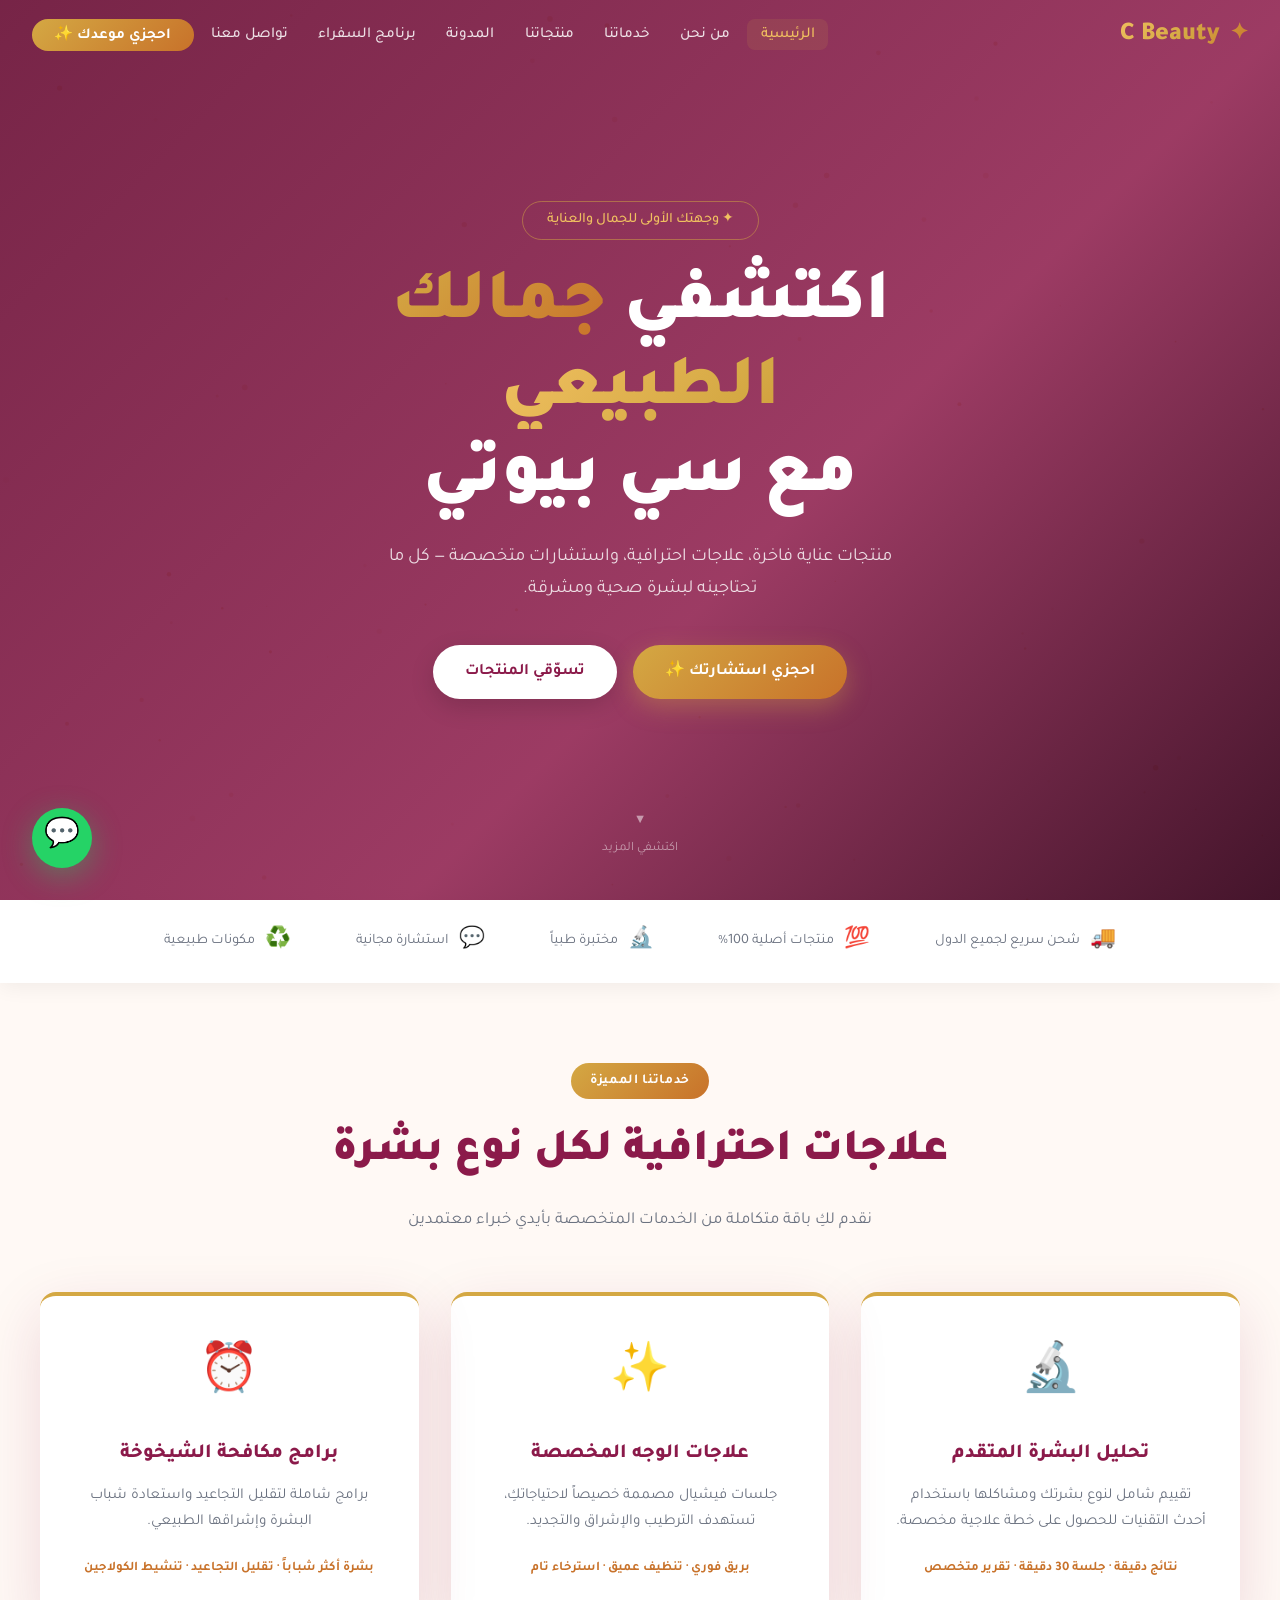
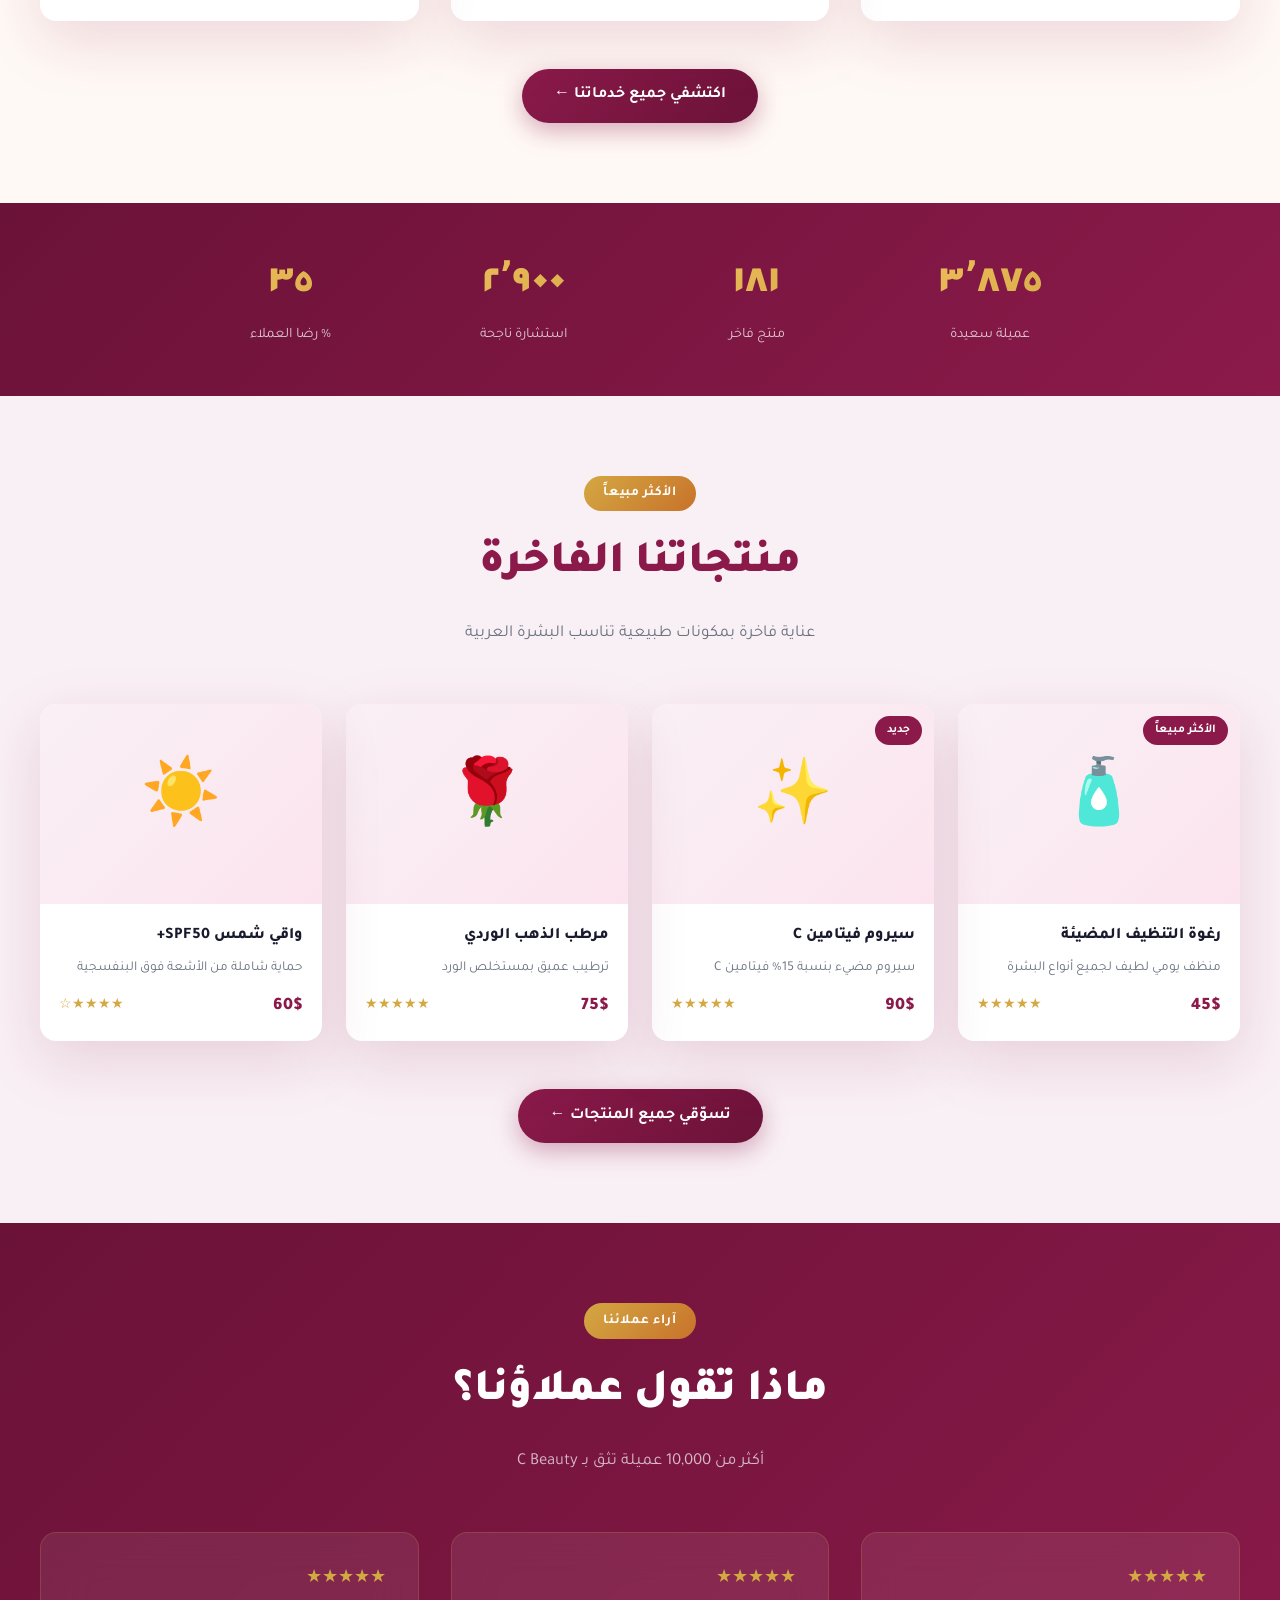
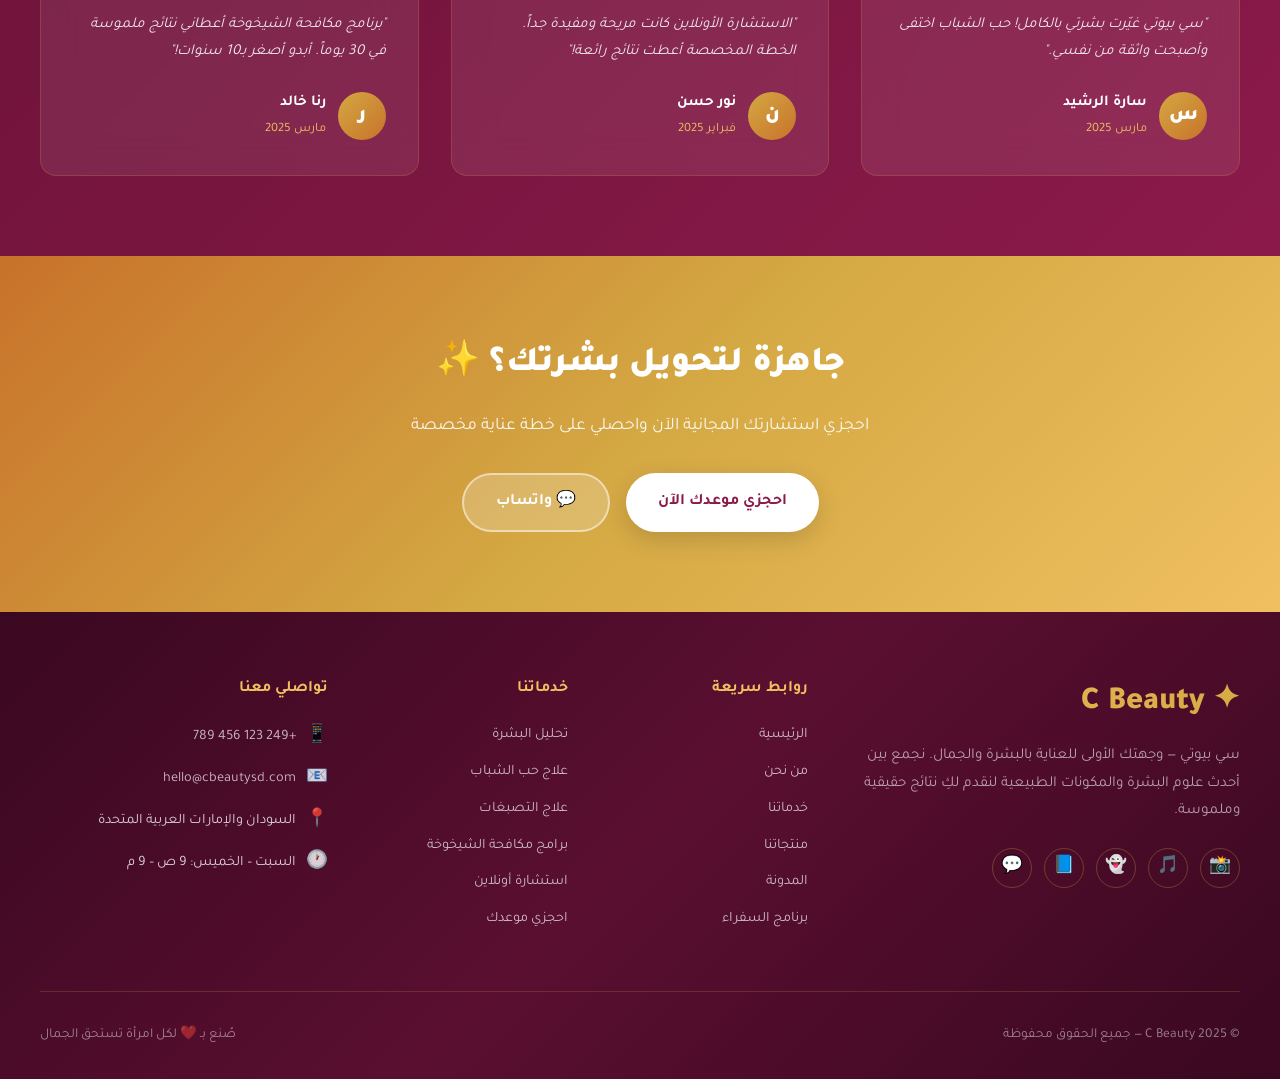
<file: index.html>
<!DOCTYPE html>
<html lang="ar" dir="rtl">
<head>
  <meta charset="UTF-8" />
  <meta name="viewport" content="width=device-width, initial-scale=1.0" />
  <title>C Beauty — اكتشفي جمالك الطبيعي</title>
  <meta name="description" content="C Beauty - وجهتك الأولى للعناية بالبشرة والجمال في السودان ودول الخليج." />
  <link rel="stylesheet" href="css/style.css" />
  <style>
    .cb-hero {
      min-height: 100vh;
      position: relative;
      display: flex;
      align-items: center;
      justify-content: center;
      overflow: hidden;
    }
    #hero-canvas { position: absolute; inset: 0; width: 100%; height: 100%; }
    .cb-hero-overlay {
      position: absolute; inset: 0;
      background: linear-gradient(135deg, rgba(107,18,56,0.92) 0%, rgba(139,26,74,0.85) 60%, rgba(58,8,32,0.95) 100%);
    }
    .cb-hero-content { position: relative; text-align: center; padding: 2rem; max-width: 800px; }
    .cb-hero-tag {
      display: inline-block;
      border: 1px solid rgba(212,168,67,0.5);
      color: var(--gold-light);
      padding: 0.4rem 1.5rem; border-radius: 30px;
      font-size: 0.9rem; font-weight: 500; margin-bottom: 1.5rem;
    }
    .cb-hero-content h1 {
      font-size: clamp(2.2rem, 6vw, 4.5rem);
      font-weight: 900; color: var(--white); line-height: 1.2; margin-bottom: 1.2rem;
    }
    .cb-hero-content h1 em {
      font-style: normal;
      background: linear-gradient(135deg, var(--gold-light), var(--gold), var(--gold-dark));
      -webkit-background-clip: text; -webkit-text-fill-color: transparent; background-clip: text;
    }
    .cb-hero-content p { color: rgba(255,255,255,0.82); font-size: 1.15rem; margin-bottom: 2.5rem; max-width: 560px; margin-right: auto; margin-left: auto; }
    .cb-hero-btns { display: flex; gap: 1rem; justify-content: center; flex-wrap: wrap; }
    .cb-hero-scroll {
      position: absolute; bottom: 2.5rem; left: 50%; transform: translateX(-50%);
      display: flex; flex-direction: column; align-items: center; gap: 6px;
      color: rgba(255,255,255,0.5); font-size: 0.8rem;
      animation: bounce 2s infinite;
    }
    @keyframes bounce { 0%,100%{transform:translateX(-50%) translateY(0)} 50%{transform:translateX(-50%) translateY(-8px)} }

    .cb-features-strip { background: var(--white); padding: 1.5rem 2rem; box-shadow: 0 4px 20px rgba(0,0,0,0.06); }
    .cb-features-strip-inner {
      max-width: 1000px; margin: 0 auto;
      display: flex; justify-content: space-around; align-items: center; flex-wrap: wrap; gap: 1rem;
    }
    .cb-feature-item { display: flex; align-items: center; gap: 10px; font-size: 0.9rem; color: var(--text-gray); }
    .cb-feature-item span { font-size: 1.3rem; }

    .cb-services-grid { display: grid; grid-template-columns: repeat(3, 1fr); gap: 2rem; }
    .cb-service-card {
      background: var(--white); border-radius: var(--radius); padding: 2.5rem 2rem; text-align: center;
      box-shadow: var(--shadow); transition: var(--transition); border-top: 4px solid var(--gold);
    }
    .cb-service-card:hover { transform: translateY(-10px); box-shadow: 0 30px 70px rgba(139,26,74,0.18); }
    .cb-service-icon { font-size: 3rem; margin-bottom: 1.2rem; display: block; }
    .cb-service-card h3 { font-size: 1.25rem; font-weight: 800; color: var(--burgundy); margin-bottom: 0.75rem; }
    .cb-service-card p { color: var(--text-gray); font-size: 0.95rem; margin-bottom: 1.5rem; }
    .cb-service-benefits { font-size: 0.82rem; color: var(--gold-dark); font-weight: 600; }

    .cb-products-section { background: #f9f0f5; }
    .cb-products-grid { display: grid; grid-template-columns: repeat(4, 1fr); gap: 1.5rem; }
    .cb-product-card { background: var(--white); border-radius: var(--radius); overflow: hidden; box-shadow: var(--shadow); transition: var(--transition); }
    .cb-product-card:hover { transform: translateY(-8px); box-shadow: 0 25px 60px rgba(139,26,74,0.2); }
    .cb-product-img {
      height: 200px; background: linear-gradient(135deg, #f9f0f5, #fce4ef);
      display: flex; align-items: center; justify-content: center; font-size: 4rem; position: relative;
    }
    .cb-product-badge { position: absolute; top: 12px; right: 12px; background: var(--burgundy); color: var(--white); padding: 0.25rem 0.75rem; border-radius: 20px; font-size: 0.75rem; font-weight: 700; }
    .cb-product-info { padding: 1.2rem; }
    .cb-product-info h4 { font-size: 1rem; font-weight: 800; color: var(--text-dark); margin-bottom: 0.4rem; }
    .cb-product-info p { color: var(--text-gray); font-size: 0.85rem; margin-bottom: 0.75rem; }
    .cb-product-footer { display: flex; justify-content: space-between; align-items: center; }
    .cb-product-price { font-size: 1.1rem; font-weight: 900; color: var(--burgundy); }
    .cb-stars { color: var(--gold); font-size: 0.85rem; }

    .cb-testimonials-section { background: linear-gradient(135deg, var(--burgundy-dark), var(--burgundy)); }
    .cb-testimonials-section .cb-section-header h2 { color: var(--white); }
    .cb-testimonials-section .cb-section-header p { color: rgba(255,255,255,0.7); }
    .cb-testimonials-grid { display: grid; grid-template-columns: repeat(3, 1fr); gap: 2rem; }
    .cb-testimonial-card {
      background: rgba(255,255,255,0.08); backdrop-filter: blur(20px);
      border: 1px solid rgba(212,168,67,0.2); border-radius: var(--radius); padding: 2rem; transition: var(--transition);
    }
    .cb-testimonial-card:hover { background: rgba(255,255,255,0.14); transform: translateY(-6px); }
    .cb-testimonial-stars { color: var(--gold); font-size: 1.1rem; margin-bottom: 1rem; }
    .cb-testimonial-card p { color: rgba(255,255,255,0.88); font-size: 0.95rem; line-height: 1.8; margin-bottom: 1.5rem; font-style: italic; }
    .cb-testimonial-author { display: flex; align-items: center; gap: 12px; }
    .cb-author-avatar {
      width: 48px; height: 48px; border-radius: 50%;
      background: linear-gradient(135deg, var(--gold), var(--gold-dark));
      display: flex; align-items: center; justify-content: center;
      font-size: 1.3rem; font-weight: 900; color: var(--white); flex-shrink: 0;
    }
    .cb-author-info strong { display: block; color: var(--white); font-size: 0.95rem; }
    .cb-author-info span { color: var(--gold-light); font-size: 0.8rem; }

    .cb-cta-banner { background: linear-gradient(135deg, var(--gold-dark), var(--gold), var(--gold-light)); padding: 5rem 2rem; text-align: center; }
    .cb-cta-banner h2 { font-size: 2.2rem; font-weight: 900; color: var(--white); margin-bottom: 1rem; }
    .cb-cta-banner p { color: rgba(255,255,255,0.9); font-size: 1.1rem; margin-bottom: 2rem; }

    @media (max-width: 900px) {
      .cb-services-grid { grid-template-columns: 1fr 1fr; }
      .cb-products-grid { grid-template-columns: 1fr 1fr; }
      .cb-testimonials-grid { grid-template-columns: 1fr; }
    }
    @media (max-width: 600px) {
      .cb-services-grid { grid-template-columns: 1fr; }
      .cb-products-grid { grid-template-columns: 1fr 1fr; }
    }
  </style>
</head>
<body>
  <div id="nav-placeholder"></div>

  <section class="cb-hero">
    <canvas id="hero-canvas"></canvas>
    <div class="cb-hero-overlay"></div>
    <div class="cb-hero-content">
      <div class="cb-hero-tag">✦ وجهتك الأولى للجمال والعناية</div>
      <h1>اكتشفي <em>جمالك الطبيعي</em><br/>مع سي بيوتي</h1>
      <p>منتجات عناية فاخرة، علاجات احترافية، واستشارات متخصصة — كل ما تحتاجينه لبشرة صحية ومشرقة.</p>
      <div class="cb-hero-btns">
        <a href="booking.html" class="cb-btn cb-btn-gold">احجزي استشارتك ✨</a>
        <a href="products.html" class="cb-btn cb-btn-white">تسوّقي المنتجات</a>
      </div>
    </div>
    <div class="cb-hero-scroll"><span>▼</span><span>اكتشفي المزيد</span></div>
  </section>

  <div class="cb-features-strip">
    <div class="cb-features-strip-inner">
      <div class="cb-feature-item"><span>🚚</span> شحن سريع لجميع الدول</div>
      <div class="cb-feature-item"><span>💯</span> منتجات أصلية 100%</div>
      <div class="cb-feature-item"><span>🔬</span> مختبرة طبياً</div>
      <div class="cb-feature-item"><span>💬</span> استشارة مجانية</div>
      <div class="cb-feature-item"><span>♻️</span> مكونات طبيعية</div>
    </div>
  </div>

  <section class="cb-section">
    <div class="cb-container">
      <div class="cb-section-header cb-fade-in">
        <span class="cb-section-tag">خدماتنا المميزة</span>
        <h2>علاجات احترافية لكل نوع بشرة</h2>
        <p>نقدم لكِ باقة متكاملة من الخدمات المتخصصة بأيدي خبراء معتمدين</p>
      </div>
      <div class="cb-services-grid">
        <div class="cb-service-card cb-fade-in">
          <span class="cb-service-icon">🔬</span>
          <h3>تحليل البشرة المتقدم</h3>
          <p>تقييم شامل لنوع بشرتك ومشاكلها باستخدام أحدث التقنيات للحصول على خطة علاجية مخصصة.</p>
          <div class="cb-service-benefits">نتائج دقيقة · جلسة 30 دقيقة · تقرير متخصص</div>
        </div>
        <div class="cb-service-card cb-fade-in">
          <span class="cb-service-icon">✨</span>
          <h3>علاجات الوجه المخصصة</h3>
          <p>جلسات فيشيال مصممة خصيصاً لاحتياجاتكِ، تستهدف الترطيب والإشراق والتجديد.</p>
          <div class="cb-service-benefits">بريق فوري · تنظيف عميق · استرخاء تام</div>
        </div>
        <div class="cb-service-card cb-fade-in">
          <span class="cb-service-icon">⏰</span>
          <h3>برامج مكافحة الشيخوخة</h3>
          <p>برامج شاملة لتقليل التجاعيد واستعادة شباب البشرة وإشراقها الطبيعي.</p>
          <div class="cb-service-benefits">بشرة أكثر شباباً · تقليل التجاعيد · تنشيط الكولاجين</div>
        </div>
      </div>
      <div style="text-align:center;margin-top:3rem;">
        <a href="services.html" class="cb-btn cb-btn-primary">اكتشفي جميع خدماتنا ←</a>
      </div>
    </div>
  </section>

  <div class="cb-stats-bar">
    <div class="cb-stats-grid">
      <div><div class="cb-stat-num" data-target="10000">0</div><div class="cb-stat-label">عميلة سعيدة</div></div>
      <div><div class="cb-stat-num" data-target="500">0</div><div class="cb-stat-label">منتج فاخر</div></div>
      <div><div class="cb-stat-num" data-target="8000">0</div><div class="cb-stat-label">استشارة ناجحة</div></div>
      <div><div class="cb-stat-num" data-target="98">0</div><div class="cb-stat-label">% رضا العملاء</div></div>
    </div>
  </div>

  <section class="cb-section cb-products-section">
    <div class="cb-container">
      <div class="cb-section-header cb-fade-in">
        <span class="cb-section-tag">الأكثر مبيعاً</span>
        <h2>منتجاتنا الفاخرة</h2>
        <p>عناية فاخرة بمكونات طبيعية تناسب البشرة العربية</p>
      </div>
      <div class="cb-products-grid">
        <div class="cb-product-card cb-fade-in">
          <div class="cb-product-img">🧴<span class="cb-product-badge">الأكثر مبيعاً</span></div>
          <div class="cb-product-info">
            <h4>رغوة التنظيف المضيئة</h4>
            <p>منظف يومي لطيف لجميع أنواع البشرة</p>
            <div class="cb-product-footer"><span class="cb-product-price">45$</span><span class="cb-stars">★★★★★</span></div>
          </div>
        </div>
        <div class="cb-product-card cb-fade-in">
          <div class="cb-product-img">✨<span class="cb-product-badge">جديد</span></div>
          <div class="cb-product-info">
            <h4>سيروم فيتامين C</h4>
            <p>سيروم مضيء بنسبة 15% فيتامين C</p>
            <div class="cb-product-footer"><span class="cb-product-price">90$</span><span class="cb-stars">★★★★★</span></div>
          </div>
        </div>
        <div class="cb-product-card cb-fade-in">
          <div class="cb-product-img">🌹</div>
          <div class="cb-product-info">
            <h4>مرطب الذهب الوردي</h4>
            <p>ترطيب عميق بمستخلص الورد</p>
            <div class="cb-product-footer"><span class="cb-product-price">75$</span><span class="cb-stars">★★★★★</span></div>
          </div>
        </div>
        <div class="cb-product-card cb-fade-in">
          <div class="cb-product-img">☀️</div>
          <div class="cb-product-info">
            <h4>واقي شمس SPF50+</h4>
            <p>حماية شاملة من الأشعة فوق البنفسجية</p>
            <div class="cb-product-footer"><span class="cb-product-price">60$</span><span class="cb-stars">★★★★☆</span></div>
          </div>
        </div>
      </div>
      <div style="text-align:center;margin-top:3rem;">
        <a href="products.html" class="cb-btn cb-btn-primary">تسوّقي جميع المنتجات ←</a>
      </div>
    </div>
  </section>

  <section class="cb-section cb-testimonials-section">
    <div class="cb-container">
      <div class="cb-section-header cb-fade-in">
        <span class="cb-section-tag">آراء عملائنا</span>
        <h2>ماذا تقول عملاؤنا؟</h2>
        <p>أكثر من 10,000 عميلة تثق بـ C Beauty</p>
      </div>
      <div class="cb-testimonials-grid">
        <div class="cb-testimonial-card cb-fade-in">
          <div class="cb-testimonial-stars">★★★★★</div>
          <p>"سي بيوتي غيّرت بشرتي بالكامل! حب الشباب اختفى وأصبحت واثقة من نفسي."</p>
          <div class="cb-testimonial-author">
            <div class="cb-author-avatar">س</div>
            <div class="cb-author-info"><strong>سارة الرشيد</strong><span>مارس 2025</span></div>
          </div>
        </div>
        <div class="cb-testimonial-card cb-fade-in">
          <div class="cb-testimonial-stars">★★★★★</div>
          <p>"الاستشارة الأونلاين كانت مريحة ومفيدة جداً. الخطة المخصصة أعطت نتائج رائعة!"</p>
          <div class="cb-testimonial-author">
            <div class="cb-author-avatar">ن</div>
            <div class="cb-author-info"><strong>نور حسن</strong><span>فبراير 2025</span></div>
          </div>
        </div>
        <div class="cb-testimonial-card cb-fade-in">
          <div class="cb-testimonial-stars">★★★★★</div>
          <p>"برنامج مكافحة الشيخوخة أعطاني نتائج ملموسة في 30 يوماً. أبدو أصغر بـ10 سنوات!"</p>
          <div class="cb-testimonial-author">
            <div class="cb-author-avatar">ر</div>
            <div class="cb-author-info"><strong>رنا خالد</strong><span>مارس 2025</span></div>
          </div>
        </div>
      </div>
    </div>
  </section>

  <section class="cb-cta-banner">
    <h2>جاهزة لتحويل بشرتك؟ ✨</h2>
    <p>احجزي استشارتك المجانية الآن واحصلي على خطة عناية مخصصة</p>
    <div style="display:flex;gap:1rem;justify-content:center;flex-wrap:wrap;">
      <a href="booking.html" class="cb-btn cb-btn-white">احجزي موعدك الآن</a>
      <a href="https://wa.me/249123456789" target="_blank" class="cb-btn" style="background:rgba(255,255,255,0.2);color:#fff;border:2px solid rgba(255,255,255,0.5);">💬 واتساب</a>
    </div>
  </section>

  <div id="footer-placeholder"></div>
  <script src="js/shared.js"></script>
  <script>
    const canvas = document.getElementById('hero-canvas');
    const ctx = canvas.getContext('2d');
    let particles = [];
    function resize() { canvas.width = window.innerWidth; canvas.height = window.innerHeight; }
    resize(); window.addEventListener('resize', resize);
    for (let i = 0; i < 80; i++) {
      particles.push({ x: Math.random()*canvas.width, y: Math.random()*canvas.height,
        r: Math.random()*2.5+0.5, vx: (Math.random()-0.5)*0.3, vy: (Math.random()-0.5)*0.3,
        alpha: Math.random()*0.5+0.1 });
    }
    function animateP() {
      ctx.clearRect(0,0,canvas.width,canvas.height);
      particles.forEach(p => {
        ctx.beginPath(); ctx.arc(p.x,p.y,p.r,0,Math.PI*2);
        ctx.fillStyle=`rgba(212,168,67,${p.alpha})`; ctx.fill();
        p.x+=p.vx; p.y+=p.vy;
        if(p.x<0||p.x>canvas.width)p.vx*=-1;
        if(p.y<0||p.y>canvas.height)p.vy*=-1;
      });
      requestAnimationFrame(animateP);
    }
    animateP();

    const statsObs = new IntersectionObserver(([e]) => {
      if (!e.isIntersecting) return;
      document.querySelectorAll('.cb-stat-num').forEach(el => {
        const target = +el.dataset.target; let c = 0; const step = target/80;
        const t = setInterval(() => {
          c += step; if (c >= target) { c = target; clearInterval(t); }
          el.textContent = Math.floor(c).toLocaleString('ar-EG');
        }, 20);
      });
      statsObs.disconnect();
    }, { threshold: 0.3 });
    statsObs.observe(document.querySelector('.cb-stats-bar'));
  </script>
</body>
</html>
</file>
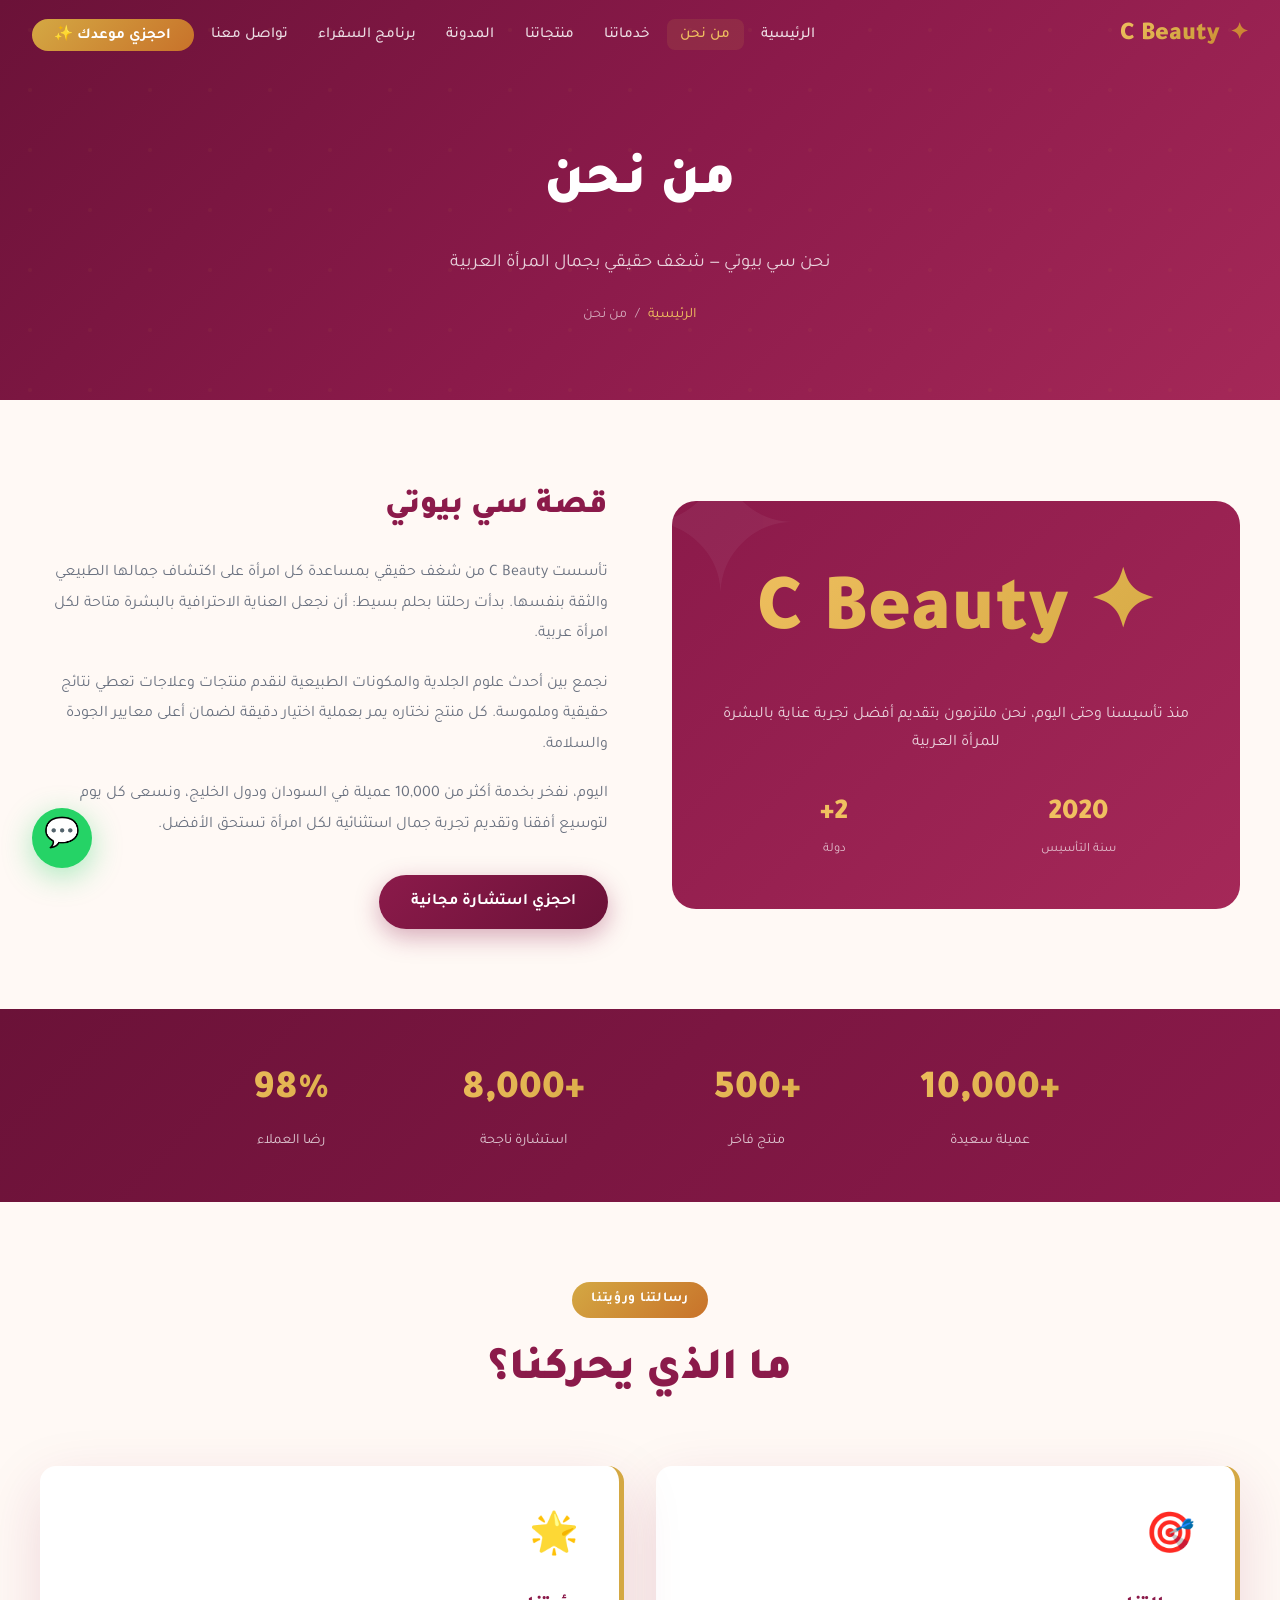
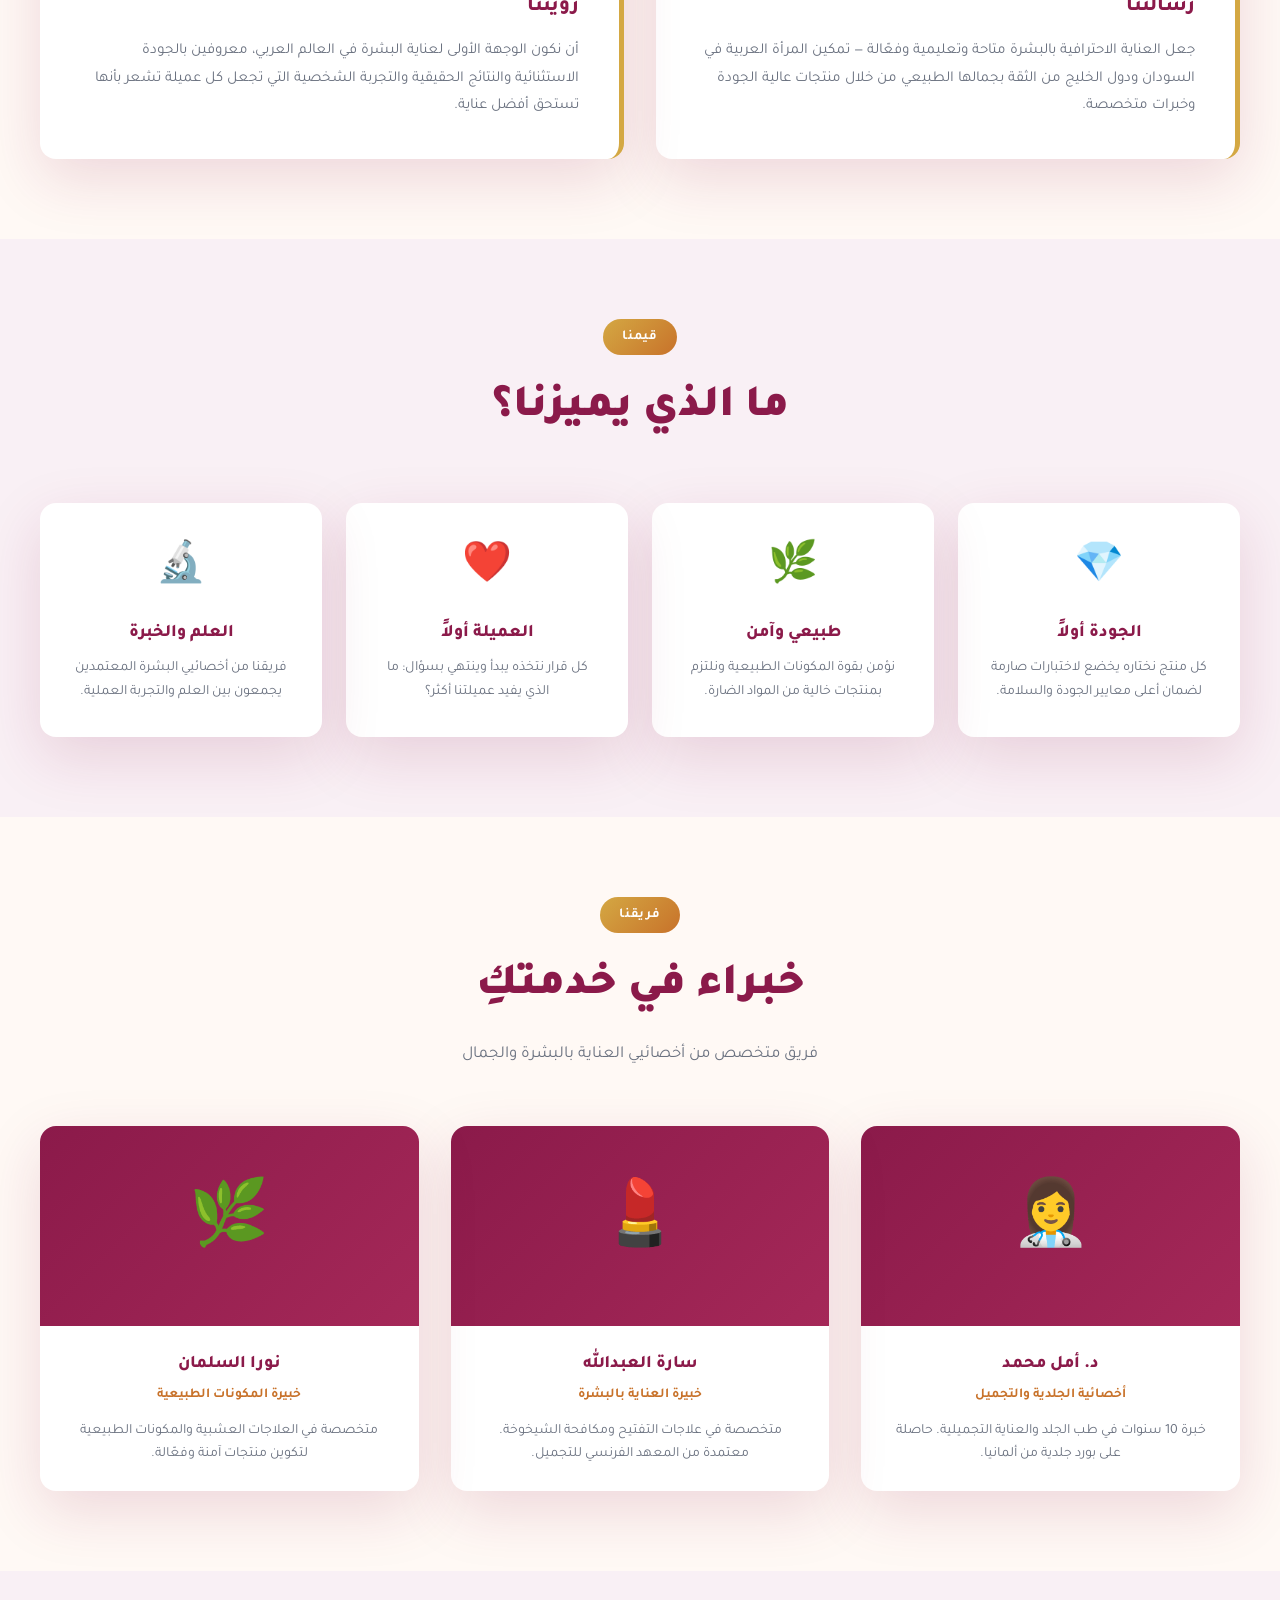
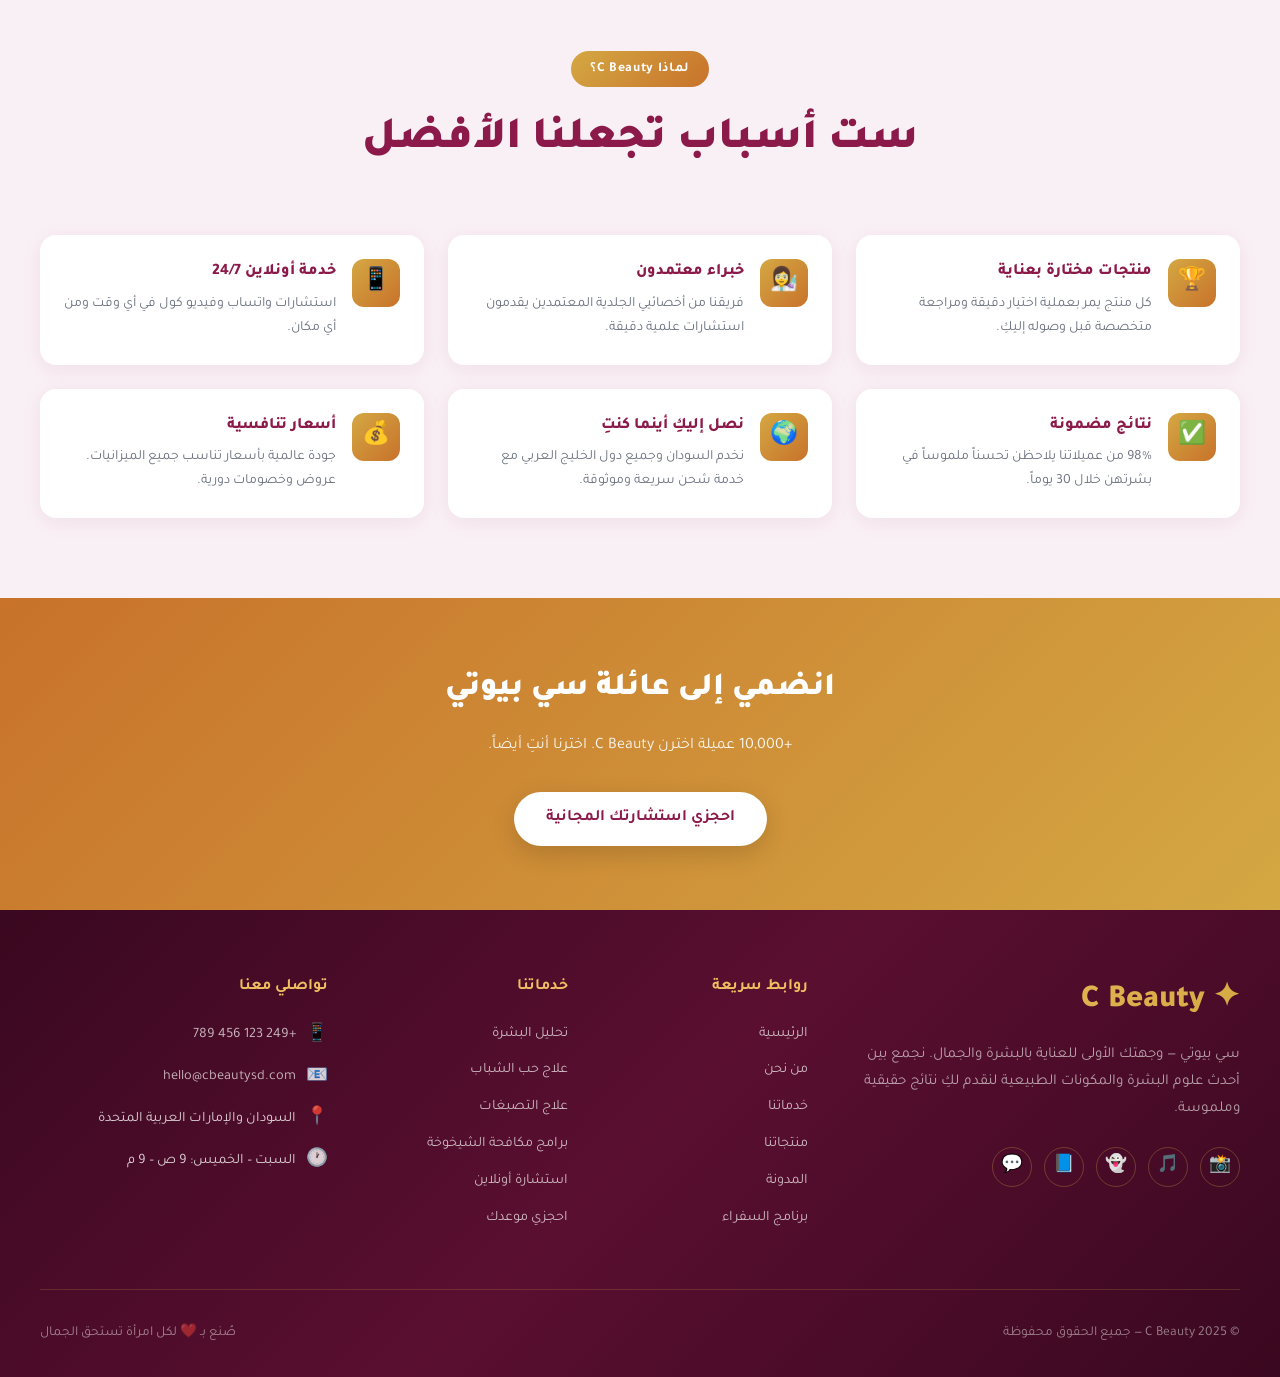
<file: about.html>
<!DOCTYPE html>
<html lang="ar" dir="rtl">
<head>
  <meta charset="UTF-8" />
  <meta name="viewport" content="width=device-width, initial-scale=1.0" />
  <title>من نحن — C Beauty</title>
  <link rel="stylesheet" href="css/style.css" />
  <style>
    .cb-story-grid { display: grid; grid-template-columns: 1fr 1fr; gap: 4rem; align-items: center; }
    .cb-story-visual {
      background: linear-gradient(135deg, var(--burgundy), var(--burgundy-light));
      border-radius: 24px; padding: 3rem; text-align: center; color: var(--white);
      position: relative; overflow: hidden;
    }
    .cb-story-visual::before {
      content: '✦'; position: absolute; font-size: 12rem; opacity: 0.05;
      top: -2rem; left: -2rem; line-height: 1;
    }
    .cb-story-visual .logo-big { font-size: 5rem; font-weight: 900; background: linear-gradient(135deg, var(--gold-light), var(--gold)); -webkit-background-clip: text; -webkit-text-fill-color: transparent; background-clip: text; margin-bottom: 1rem; }
    .cb-story-visual p { color: rgba(255,255,255,0.8); font-size: 1rem; line-height: 1.8; }
    .cb-story-text h2 { font-size: 2rem; font-weight: 900; color: var(--burgundy); margin-bottom: 1.5rem; }
    .cb-story-text p { color: var(--text-gray); line-height: 1.9; margin-bottom: 1.2rem; font-size: 1rem; }

    .cb-mission-grid { display: grid; grid-template-columns: 1fr 1fr; gap: 2rem; }
    .cb-mission-card {
      border-radius: var(--radius); padding: 2.5rem; border-right: 5px solid var(--gold);
      background: var(--white); box-shadow: var(--shadow);
    }
    .cb-mission-card .icon { font-size: 2.5rem; margin-bottom: 1rem; display: block; }
    .cb-mission-card h3 { font-size: 1.3rem; font-weight: 800; color: var(--burgundy); margin-bottom: 0.75rem; }
    .cb-mission-card p { color: var(--text-gray); font-size: 0.95rem; line-height: 1.8; }

    .cb-values-section { background: #f9f0f5; }
    .cb-values-grid { display: grid; grid-template-columns: repeat(4, 1fr); gap: 1.5rem; }
    .cb-value-card { background: var(--white); border-radius: var(--radius); padding: 2rem; text-align: center; box-shadow: var(--shadow); transition: var(--transition); }
    .cb-value-card:hover { transform: translateY(-8px); border-top: 3px solid var(--gold); }
    .cb-value-card .icon { font-size: 2.5rem; margin-bottom: 1rem; display: block; }
    .cb-value-card h4 { font-size: 1.1rem; font-weight: 800; color: var(--burgundy); margin-bottom: 0.5rem; }
    .cb-value-card p { color: var(--text-gray); font-size: 0.88rem; line-height: 1.7; }

    .cb-team-grid { display: grid; grid-template-columns: repeat(3, 1fr); gap: 2rem; }
    .cb-team-card { background: var(--white); border-radius: var(--radius); overflow: hidden; box-shadow: var(--shadow); text-align: center; transition: var(--transition); }
    .cb-team-card:hover { transform: translateY(-8px); }
    .cb-team-photo { height: 200px; background: linear-gradient(135deg, var(--burgundy), var(--burgundy-light)); display: flex; align-items: center; justify-content: center; font-size: 4rem; }
    .cb-team-info { padding: 1.5rem; }
    .cb-team-info h4 { font-size: 1.1rem; font-weight: 800; color: var(--burgundy); margin-bottom: 0.3rem; }
    .cb-team-info .role { color: var(--gold-dark); font-size: 0.85rem; font-weight: 600; margin-bottom: 0.75rem; }
    .cb-team-info p { color: var(--text-gray); font-size: 0.88rem; line-height: 1.7; }

    .cb-why-grid { display: grid; grid-template-columns: repeat(3, 1fr); gap: 1.5rem; }
    .cb-why-item { display: flex; gap: 1rem; align-items: flex-start; padding: 1.5rem; background: var(--white); border-radius: var(--radius); box-shadow: 0 4px 20px rgba(139,26,74,0.08); }
    .cb-why-icon { width: 48px; height: 48px; border-radius: 12px; background: linear-gradient(135deg, var(--gold), var(--gold-dark)); display: flex; align-items: center; justify-content: center; font-size: 1.4rem; flex-shrink: 0; }
    .cb-why-item h4 { font-size: 1rem; font-weight: 800; color: var(--burgundy); margin-bottom: 0.4rem; }
    .cb-why-item p { color: var(--text-gray); font-size: 0.88rem; line-height: 1.7; }

    @media (max-width: 900px) {
      .cb-story-grid { grid-template-columns: 1fr; }
      .cb-mission-grid { grid-template-columns: 1fr; }
      .cb-values-grid { grid-template-columns: 1fr 1fr; }
      .cb-team-grid { grid-template-columns: 1fr 1fr; }
      .cb-why-grid { grid-template-columns: 1fr; }
    }
    @media (max-width: 600px) {
      .cb-values-grid { grid-template-columns: 1fr; }
      .cb-team-grid { grid-template-columns: 1fr; }
    }
  </style>
</head>
<body>
  <div id="nav-placeholder"></div>

  <div class="cb-page-hero">
    <div class="cb-page-hero-content">
      <h1>من نحن</h1>
      <p>نحن سي بيوتي — شغف حقيقي بجمال المرأة العربية</p>
      <div class="cb-breadcrumb">
        <a href="index.html">الرئيسية</a> <span>/</span> <span>من نحن</span>
      </div>
    </div>
  </div>

  <!-- STORY -->
  <section class="cb-section">
    <div class="cb-container">
      <div class="cb-story-grid">
        <div class="cb-story-visual cb-fade-in">
          <div class="logo-big">✦ C Beauty</div>
          <p>منذ تأسيسنا وحتى اليوم، نحن ملتزمون بتقديم أفضل تجربة عناية بالبشرة للمرأة العربية</p>
          <div style="margin-top:2rem;display:grid;grid-template-columns:1fr 1fr;gap:1rem;text-align:center;">
            <div><div style="font-size:1.8rem;font-weight:900;color:var(--gold-light);">2020</div><div style="font-size:0.8rem;opacity:0.7;">سنة التأسيس</div></div>
            <div><div style="font-size:1.8rem;font-weight:900;color:var(--gold-light);">2+</div><div style="font-size:0.8rem;opacity:0.7;">دولة</div></div>
          </div>
        </div>
        <div class="cb-story-text cb-fade-in">
          <h2>قصة سي بيوتي</h2>
          <p>تأسست C Beauty من شغف حقيقي بمساعدة كل امرأة على اكتشاف جمالها الطبيعي والثقة بنفسها. بدأت رحلتنا بحلم بسيط: أن نجعل العناية الاحترافية بالبشرة متاحة لكل امرأة عربية.</p>
          <p>نجمع بين أحدث علوم الجلدية والمكونات الطبيعية لنقدم منتجات وعلاجات تعطي نتائج حقيقية وملموسة. كل منتج نختاره يمر بعملية اختيار دقيقة لضمان أعلى معايير الجودة والسلامة.</p>
          <p>اليوم، نفخر بخدمة أكثر من 10,000 عميلة في السودان ودول الخليج، ونسعى كل يوم لتوسيع أفقنا وتقديم تجربة جمال استثنائية لكل امرأة تستحق الأفضل.</p>
          <a href="booking.html" class="cb-btn cb-btn-primary" style="margin-top:1rem;">احجزي استشارة مجانية</a>
        </div>
      </div>
    </div>
  </section>

  <!-- STATS -->
  <div class="cb-stats-bar">
    <div class="cb-stats-grid">
      <div><div class="cb-stat-num">+10,000</div><div class="cb-stat-label">عميلة سعيدة</div></div>
      <div><div class="cb-stat-num">+500</div><div class="cb-stat-label">منتج فاخر</div></div>
      <div><div class="cb-stat-num">+8,000</div><div class="cb-stat-label">استشارة ناجحة</div></div>
      <div><div class="cb-stat-num">98%</div><div class="cb-stat-label">رضا العملاء</div></div>
    </div>
  </div>

  <!-- MISSION & VISION -->
  <section class="cb-section">
    <div class="cb-container">
      <div class="cb-section-header cb-fade-in">
        <span class="cb-section-tag">رسالتنا ورؤيتنا</span>
        <h2>ما الذي يحركنا؟</h2>
      </div>
      <div class="cb-mission-grid">
        <div class="cb-mission-card cb-fade-in">
          <span class="icon">🎯</span>
          <h3>رسالتنا</h3>
          <p>جعل العناية الاحترافية بالبشرة متاحة وتعليمية وفعّالة — تمكين المرأة العربية في السودان ودول الخليج من الثقة بجمالها الطبيعي من خلال منتجات عالية الجودة وخبرات متخصصة.</p>
        </div>
        <div class="cb-mission-card cb-fade-in">
          <span class="icon">🌟</span>
          <h3>رؤيتنا</h3>
          <p>أن نكون الوجهة الأولى لعناية البشرة في العالم العربي، معروفين بالجودة الاستثنائية والنتائج الحقيقية والتجربة الشخصية التي تجعل كل عميلة تشعر بأنها تستحق أفضل عناية.</p>
        </div>
      </div>
    </div>
  </section>

  <!-- VALUES -->
  <section class="cb-section cb-values-section">
    <div class="cb-container">
      <div class="cb-section-header cb-fade-in">
        <span class="cb-section-tag">قيمنا</span>
        <h2>ما الذي يميزنا؟</h2>
      </div>
      <div class="cb-values-grid">
        <div class="cb-value-card cb-fade-in">
          <span class="icon">💎</span>
          <h4>الجودة أولاً</h4>
          <p>كل منتج نختاره يخضع لاختبارات صارمة لضمان أعلى معايير الجودة والسلامة.</p>
        </div>
        <div class="cb-value-card cb-fade-in">
          <span class="icon">🌿</span>
          <h4>طبيعي وآمن</h4>
          <p>نؤمن بقوة المكونات الطبيعية ونلتزم بمنتجات خالية من المواد الضارة.</p>
        </div>
        <div class="cb-value-card cb-fade-in">
          <span class="icon">❤️</span>
          <h4>العميلة أولاً</h4>
          <p>كل قرار نتخذه يبدأ وينتهي بسؤال: ما الذي يفيد عميلتنا أكثر؟</p>
        </div>
        <div class="cb-value-card cb-fade-in">
          <span class="icon">🔬</span>
          <h4>العلم والخبرة</h4>
          <p>فريقنا من أخصائيي البشرة المعتمدين يجمعون بين العلم والتجربة العملية.</p>
        </div>
      </div>
    </div>
  </section>

  <!-- TEAM -->
  <section class="cb-section">
    <div class="cb-container">
      <div class="cb-section-header cb-fade-in">
        <span class="cb-section-tag">فريقنا</span>
        <h2>خبراء في خدمتكِ</h2>
        <p>فريق متخصص من أخصائيي العناية بالبشرة والجمال</p>
      </div>
      <div class="cb-team-grid">
        <div class="cb-team-card cb-fade-in">
          <div class="cb-team-photo">👩‍⚕️</div>
          <div class="cb-team-info">
            <h4>د. أمل محمد</h4>
            <div class="role">أخصائية الجلدية والتجميل</div>
            <p>خبرة 10 سنوات في طب الجلد والعناية التجميلية. حاصلة على بورد جلدية من ألمانيا.</p>
          </div>
        </div>
        <div class="cb-team-card cb-fade-in">
          <div class="cb-team-photo">💄</div>
          <div class="cb-team-info">
            <h4>سارة العبدالله</h4>
            <div class="role">خبيرة العناية بالبشرة</div>
            <p>متخصصة في علاجات التفتيح ومكافحة الشيخوخة. معتمدة من المعهد الفرنسي للتجميل.</p>
          </div>
        </div>
        <div class="cb-team-card cb-fade-in">
          <div class="cb-team-photo">🌿</div>
          <div class="cb-team-info">
            <h4>نورا السلمان</h4>
            <div class="role">خبيرة المكونات الطبيعية</div>
            <p>متخصصة في العلاجات العشبية والمكونات الطبيعية لتكوين منتجات آمنة وفعّالة.</p>
          </div>
        </div>
      </div>
    </div>
  </section>

  <!-- WHY US -->
  <section class="cb-section" style="background:#f9f0f5;">
    <div class="cb-container">
      <div class="cb-section-header cb-fade-in">
        <span class="cb-section-tag">لماذا C Beauty؟</span>
        <h2>ست أسباب تجعلنا الأفضل</h2>
      </div>
      <div class="cb-why-grid">
        <div class="cb-why-item cb-fade-in">
          <div class="cb-why-icon">🏆</div>
          <div><h4>منتجات مختارة بعناية</h4><p>كل منتج يمر بعملية اختيار دقيقة ومراجعة متخصصة قبل وصوله إليكِ.</p></div>
        </div>
        <div class="cb-why-item cb-fade-in">
          <div class="cb-why-icon">👩‍🔬</div>
          <div><h4>خبراء معتمدون</h4><p>فريقنا من أخصائيي الجلدية المعتمدين يقدمون استشارات علمية دقيقة.</p></div>
        </div>
        <div class="cb-why-item cb-fade-in">
          <div class="cb-why-icon">📱</div>
          <div><h4>خدمة أونلاين 24/7</h4><p>استشارات واتساب وفيديو كول في أي وقت ومن أي مكان.</p></div>
        </div>
        <div class="cb-why-item cb-fade-in">
          <div class="cb-why-icon">✅</div>
          <div><h4>نتائج مضمونة</h4><p>98% من عميلاتنا يلاحظن تحسناً ملموساً في بشرتهن خلال 30 يوماً.</p></div>
        </div>
        <div class="cb-why-item cb-fade-in">
          <div class="cb-why-icon">🌍</div>
          <div><h4>نصل إليكِ أينما كنتِ</h4><p>نخدم السودان وجميع دول الخليج العربي مع خدمة شحن سريعة وموثوقة.</p></div>
        </div>
        <div class="cb-why-item cb-fade-in">
          <div class="cb-why-icon">💰</div>
          <div><h4>أسعار تنافسية</h4><p>جودة عالمية بأسعار تناسب جميع الميزانيات. عروض وخصومات دورية.</p></div>
        </div>
      </div>
    </div>
  </section>

  <section class="cb-cta-banner" style="background:linear-gradient(135deg,var(--gold-dark),var(--gold));padding:4rem 2rem;text-align:center;">
    <h2 style="color:#fff;font-size:2rem;font-weight:900;margin-bottom:1rem;">انضمي إلى عائلة سي بيوتي</h2>
    <p style="color:rgba(255,255,255,0.9);margin-bottom:2rem;">+10,000 عميلة اخترن C Beauty. اخترنا أنتِ أيضاً.</p>
    <a href="booking.html" class="cb-btn cb-btn-white">احجزي استشارتك المجانية</a>
  </section>

  <div id="footer-placeholder"></div>
  <script src="js/shared.js"></script>
</body>
</html>
</file>
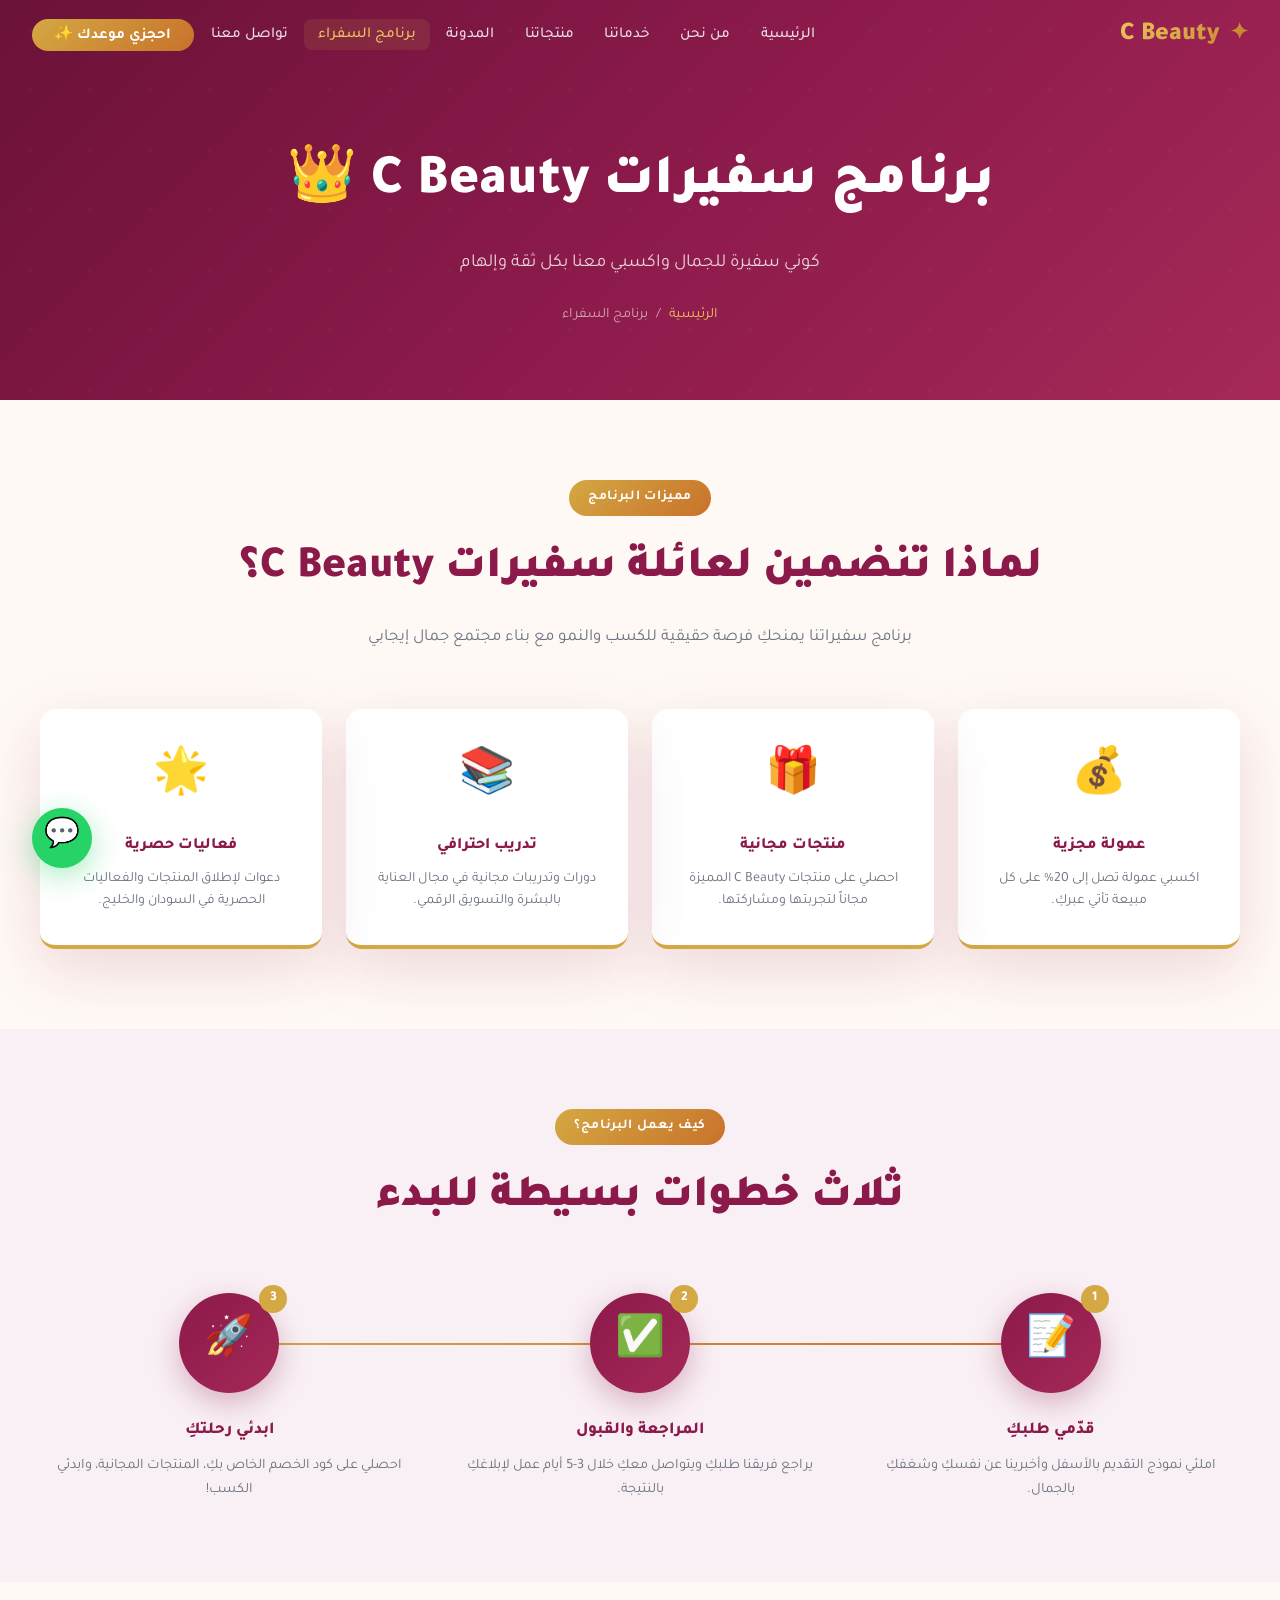
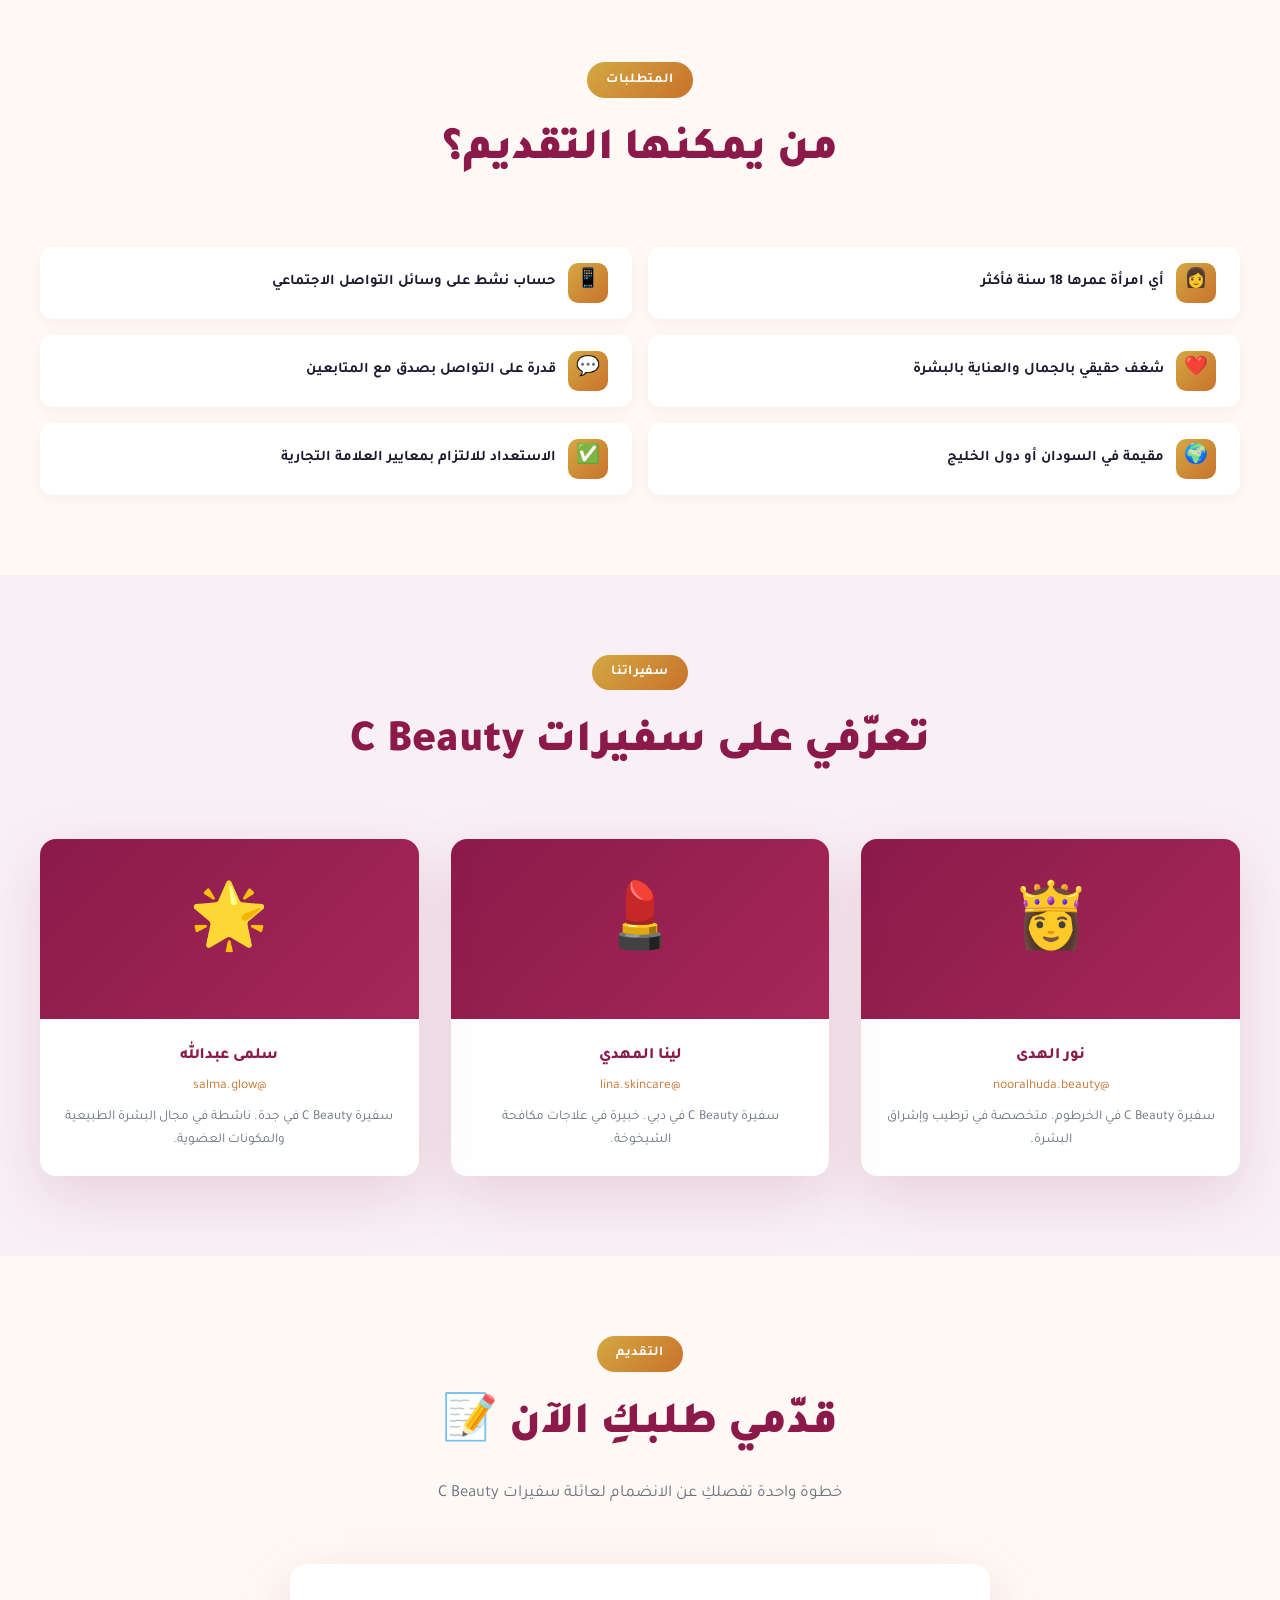
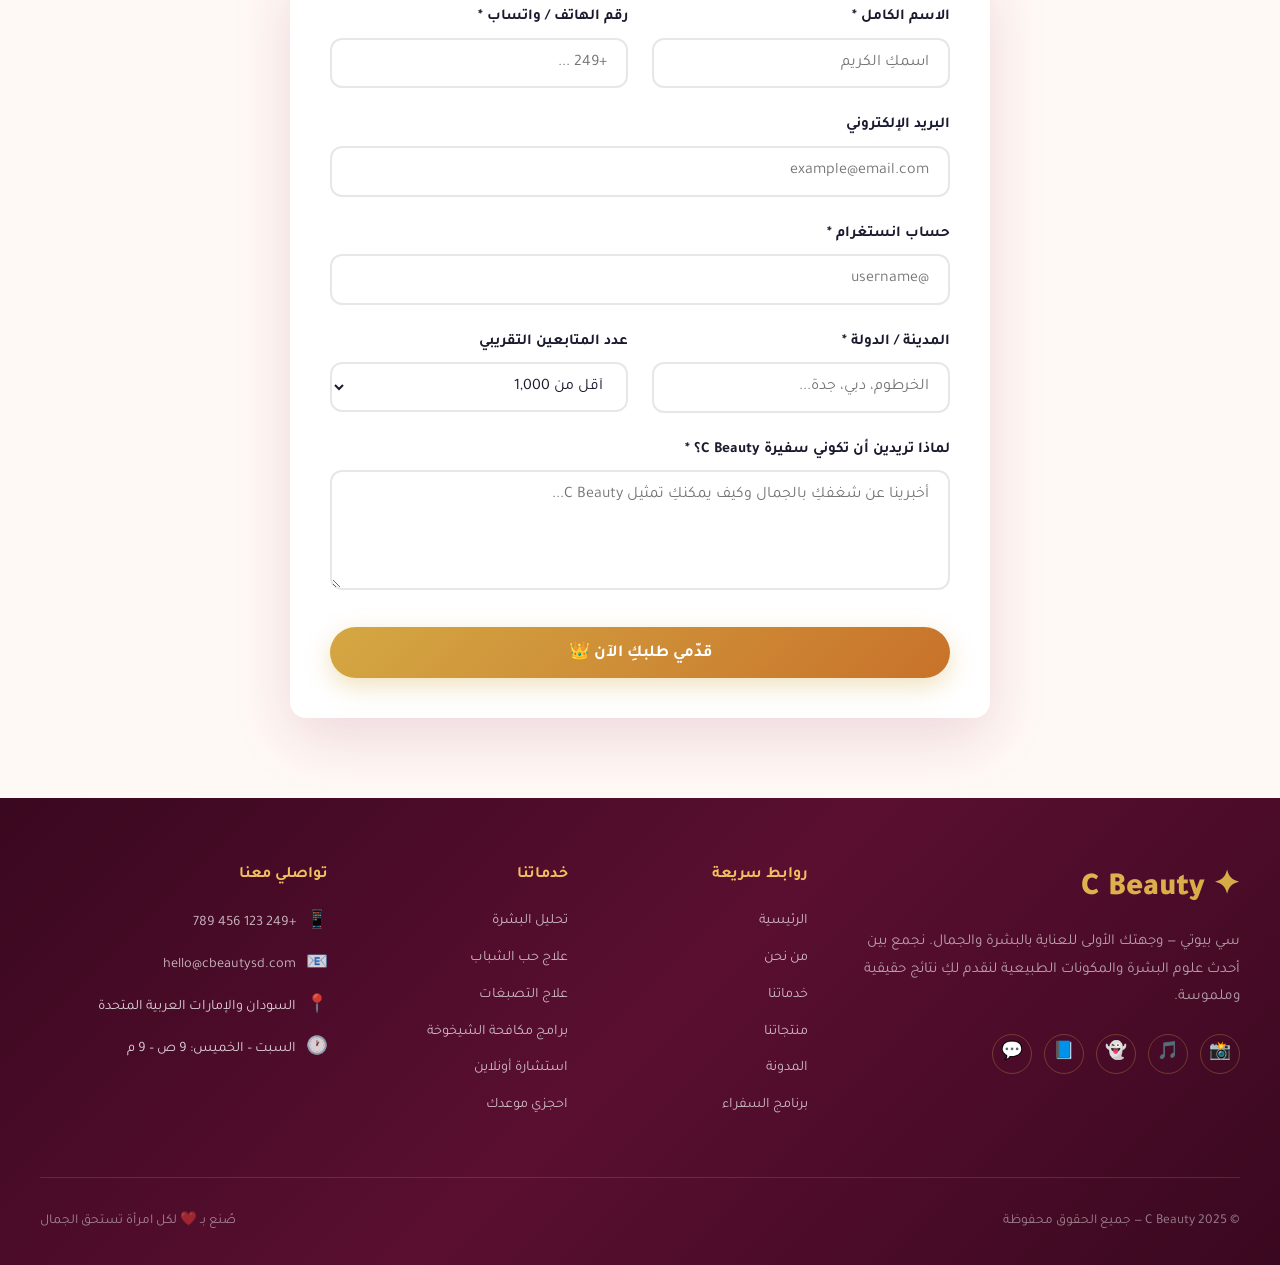
<file: ambassador.html>
<!DOCTYPE html>
<html lang="ar" dir="rtl">
<head>
  <meta charset="UTF-8" />
  <meta name="viewport" content="width=device-width, initial-scale=1.0" />
  <title>برنامج السفراء — C Beauty</title>
  <link rel="stylesheet" href="css/style.css" />
  <style>
    .cb-amb-benefits { display: grid; grid-template-columns: repeat(4, 1fr); gap: 1.5rem; }
    .cb-amb-benefit {
      background: var(--white); border-radius: var(--radius); padding: 2rem 1.5rem; text-align: center;
      box-shadow: var(--shadow); transition: var(--transition); border-bottom: 4px solid var(--gold);
    }
    .cb-amb-benefit:hover { transform: translateY(-8px); }
    .cb-amb-benefit .icon { font-size: 2.8rem; margin-bottom: 1rem; display: block; }
    .cb-amb-benefit h4 { font-size: 1rem; font-weight: 800; color: var(--burgundy); margin-bottom: 0.5rem; }
    .cb-amb-benefit p { font-size: 0.88rem; color: var(--text-gray); line-height: 1.6; }

    .cb-how-steps { display: grid; grid-template-columns: repeat(3, 1fr); gap: 2rem; position: relative; }
    .cb-how-steps::before { content: ''; position: absolute; top: 50px; right: 16%; left: 16%; height: 2px; background: linear-gradient(90deg, var(--gold), var(--gold-dark)); }
    .cb-how-step { text-align: center; position: relative; }
    .cb-step-circle {
      width: 100px; height: 100px; border-radius: 50%; margin: 0 auto 1.5rem;
      background: linear-gradient(135deg, var(--burgundy), var(--burgundy-light));
      display: flex; align-items: center; justify-content: center;
      font-size: 2.5rem; box-shadow: 0 10px 30px rgba(139,26,74,0.3);
      position: relative; z-index: 1;
    }
    .cb-step-num { position: absolute; top: -8px; right: -8px; width: 28px; height: 28px; border-radius: 50%; background: var(--gold); color: var(--white); font-size: 0.85rem; font-weight: 800; display: flex; align-items: center; justify-content: center; }
    .cb-how-step h4 { font-size: 1.05rem; font-weight: 800; color: var(--burgundy); margin-bottom: 0.5rem; }
    .cb-how-step p { color: var(--text-gray); font-size: 0.9rem; line-height: 1.7; }

    .cb-amb-section { background: #f9f0f5; }

    .cb-req-list { display: grid; grid-template-columns: 1fr 1fr; gap: 1rem; }
    .cb-req-item { display: flex; align-items: center; gap: 12px; padding: 1rem 1.5rem; background: var(--white); border-radius: 12px; box-shadow: 0 4px 15px rgba(139,26,74,0.06); }
    .cb-req-icon { width: 40px; height: 40px; border-radius: 10px; background: linear-gradient(135deg, var(--gold), var(--gold-dark)); display: flex; align-items: center; justify-content: center; font-size: 1.2rem; flex-shrink: 0; }
    .cb-req-item span { font-size: 0.92rem; font-weight: 600; color: var(--text-dark); }

    .cb-form-card { background: var(--white); border-radius: var(--radius); padding: 2.5rem; box-shadow: var(--shadow); }
    .cb-ambassadors-grid { display: grid; grid-template-columns: repeat(3, 1fr); gap: 2rem; }
    .cb-ambassador-card { background: var(--white); border-radius: var(--radius); overflow: hidden; box-shadow: var(--shadow); text-align: center; transition: var(--transition); }
    .cb-ambassador-card:hover { transform: translateY(-8px); }
    .cb-ambassador-photo { height: 180px; background: linear-gradient(135deg, var(--burgundy), var(--burgundy-light)); display: flex; align-items: center; justify-content: center; font-size: 4rem; }
    .cb-ambassador-body { padding: 1.5rem; }
    .cb-ambassador-body h4 { font-size: 1rem; font-weight: 800; color: var(--burgundy); margin-bottom: 0.3rem; }
    .cb-ambassador-body .handle { color: var(--gold-dark); font-size: 0.85rem; margin-bottom: 0.5rem; }
    .cb-ambassador-body p { font-size: 0.85rem; color: var(--text-gray); }

    @media (max-width: 900px) {
      .cb-amb-benefits { grid-template-columns: 1fr 1fr; }
      .cb-how-steps { grid-template-columns: 1fr; }
      .cb-how-steps::before { display: none; }
      .cb-req-list { grid-template-columns: 1fr; }
      .cb-ambassadors-grid { grid-template-columns: 1fr 1fr; }
    }
    @media (max-width: 600px) {
      .cb-amb-benefits { grid-template-columns: 1fr; }
      .cb-ambassadors-grid { grid-template-columns: 1fr; }
    }
  </style>
</head>
<body>
  <div id="nav-placeholder"></div>

  <div class="cb-page-hero">
    <div class="cb-page-hero-content">
      <h1>برنامج سفيرات C Beauty 👑</h1>
      <p>كوني سفيرة للجمال واكسبي معنا بكل ثقة وإلهام</p>
      <div class="cb-breadcrumb">
        <a href="index.html">الرئيسية</a> <span>/</span> <span>برنامج السفراء</span>
      </div>
    </div>
  </div>

  <!-- BENEFITS -->
  <section class="cb-section">
    <div class="cb-container">
      <div class="cb-section-header cb-fade-in">
        <span class="cb-section-tag">مميزات البرنامج</span>
        <h2>لماذا تنضمين لعائلة سفيرات C Beauty؟</h2>
        <p>برنامج سفيراتنا يمنحكِ فرصة حقيقية للكسب والنمو مع بناء مجتمع جمال إيجابي</p>
      </div>
      <div class="cb-amb-benefits">
        <div class="cb-amb-benefit cb-fade-in">
          <span class="icon">💰</span>
          <h4>عمولة مجزية</h4>
          <p>اكسبي عمولة تصل إلى 20% على كل مبيعة تأتي عبركِ.</p>
        </div>
        <div class="cb-amb-benefit cb-fade-in">
          <span class="icon">🎁</span>
          <h4>منتجات مجانية</h4>
          <p>احصلي على منتجات C Beauty المميزة مجاناً لتجربتها ومشاركتها.</p>
        </div>
        <div class="cb-amb-benefit cb-fade-in">
          <span class="icon">📚</span>
          <h4>تدريب احترافي</h4>
          <p>دورات وتدريبات مجانية في مجال العناية بالبشرة والتسويق الرقمي.</p>
        </div>
        <div class="cb-amb-benefit cb-fade-in">
          <span class="icon">🌟</span>
          <h4>فعاليات حصرية</h4>
          <p>دعوات لإطلاق المنتجات والفعاليات الحصرية في السودان والخليج.</p>
        </div>
      </div>
    </div>
  </section>

  <!-- HOW IT WORKS -->
  <section class="cb-section cb-amb-section">
    <div class="cb-container">
      <div class="cb-section-header cb-fade-in">
        <span class="cb-section-tag">كيف يعمل البرنامج؟</span>
        <h2>ثلاث خطوات بسيطة للبدء</h2>
      </div>
      <div class="cb-how-steps">
        <div class="cb-how-step cb-fade-in">
          <div class="cb-step-circle">📝<span class="cb-step-num">1</span></div>
          <h4>قدّمي طلبكِ</h4>
          <p>املئي نموذج التقديم بالأسفل وأخبرينا عن نفسكِ وشغفكِ بالجمال.</p>
        </div>
        <div class="cb-how-step cb-fade-in">
          <div class="cb-step-circle">✅<span class="cb-step-num">2</span></div>
          <h4>المراجعة والقبول</h4>
          <p>يراجع فريقنا طلبكِ ويتواصل معكِ خلال 3-5 أيام عمل لإبلاغكِ بالنتيجة.</p>
        </div>
        <div class="cb-how-step cb-fade-in">
          <div class="cb-step-circle">🚀<span class="cb-step-num">3</span></div>
          <h4>ابدئي رحلتكِ</h4>
          <p>احصلي على كود الخصم الخاص بكِ، المنتجات المجانية، وابدئي الكسب!</p>
        </div>
      </div>
    </div>
  </section>

  <!-- REQUIREMENTS -->
  <section class="cb-section">
    <div class="cb-container">
      <div class="cb-section-header cb-fade-in">
        <span class="cb-section-tag">المتطلبات</span>
        <h2>من يمكنها التقديم؟</h2>
      </div>
      <div class="cb-req-list">
        <div class="cb-req-item cb-fade-in"><div class="cb-req-icon">👩</div><span>أي امرأة عمرها 18 سنة فأكثر</span></div>
        <div class="cb-req-item cb-fade-in"><div class="cb-req-icon">📱</div><span>حساب نشط على وسائل التواصل الاجتماعي</span></div>
        <div class="cb-req-item cb-fade-in"><div class="cb-req-icon">❤️</div><span>شغف حقيقي بالجمال والعناية بالبشرة</span></div>
        <div class="cb-req-item cb-fade-in"><div class="cb-req-icon">💬</div><span>قدرة على التواصل بصدق مع المتابعين</span></div>
        <div class="cb-req-item cb-fade-in"><div class="cb-req-icon">🌍</div><span>مقيمة في السودان أو دول الخليج</span></div>
        <div class="cb-req-item cb-fade-in"><div class="cb-req-icon">✅</div><span>الاستعداد للالتزام بمعايير العلامة التجارية</span></div>
      </div>
    </div>
  </section>

  <!-- CURRENT AMBASSADORS -->
  <section class="cb-section" style="background:#f9f0f5;">
    <div class="cb-container">
      <div class="cb-section-header cb-fade-in">
        <span class="cb-section-tag">سفيراتنا</span>
        <h2>تعرّفي على سفيرات C Beauty</h2>
      </div>
      <div class="cb-ambassadors-grid">
        <div class="cb-ambassador-card cb-fade-in">
          <div class="cb-ambassador-photo">👸</div>
          <div class="cb-ambassador-body">
            <h4>نور الهدى</h4>
            <div class="handle">@nooralhuda.beauty</div>
            <p>سفيرة C Beauty في الخرطوم. متخصصة في ترطيب وإشراق البشرة.</p>
          </div>
        </div>
        <div class="cb-ambassador-card cb-fade-in">
          <div class="cb-ambassador-photo">💄</div>
          <div class="cb-ambassador-body">
            <h4>لينا المهدي</h4>
            <div class="handle">@lina.skincare</div>
            <p>سفيرة C Beauty في دبي. خبيرة في علاجات مكافحة الشيخوخة.</p>
          </div>
        </div>
        <div class="cb-ambassador-card cb-fade-in">
          <div class="cb-ambassador-photo">🌟</div>
          <div class="cb-ambassador-body">
            <h4>سلمى عبدالله</h4>
            <div class="handle">@salma.glow</div>
            <p>سفيرة C Beauty في جدة. ناشطة في مجال البشرة الطبيعية والمكونات العضوية.</p>
          </div>
        </div>
      </div>
    </div>
  </section>

  <!-- APPLICATION FORM -->
  <section class="cb-section">
    <div class="cb-container" style="max-width:700px;">
      <div class="cb-section-header cb-fade-in">
        <span class="cb-section-tag">التقديم</span>
        <h2>قدّمي طلبكِ الآن 📝</h2>
        <p>خطوة واحدة تفصلكِ عن الانضمام لعائلة سفيرات C Beauty</p>
      </div>
      <div class="cb-form-card cb-fade-in">
        <form onsubmit="submitAmb(event)">
          <div style="display:grid;grid-template-columns:1fr 1fr;gap:1.5rem;">
            <div class="cb-form-group">
              <label>الاسم الكامل *</label>
              <input type="text" required placeholder="اسمكِ الكريم" />
            </div>
            <div class="cb-form-group">
              <label>رقم الهاتف / واتساب *</label>
              <input type="tel" required placeholder="+249 ..." />
            </div>
          </div>
          <div class="cb-form-group">
            <label>البريد الإلكتروني</label>
            <input type="email" placeholder="example@email.com" />
          </div>
          <div class="cb-form-group">
            <label>حساب انستغرام *</label>
            <input type="text" required placeholder="@username" />
          </div>
          <div style="display:grid;grid-template-columns:1fr 1fr;gap:1.5rem;">
            <div class="cb-form-group">
              <label>المدينة / الدولة *</label>
              <input type="text" required placeholder="الخرطوم، دبي، جدة..." />
            </div>
            <div class="cb-form-group">
              <label>عدد المتابعين التقريبي</label>
              <select>
                <option>أقل من 1,000</option>
                <option>1,000 – 5,000</option>
                <option>5,000 – 20,000</option>
                <option>+20,000</option>
              </select>
            </div>
          </div>
          <div class="cb-form-group">
            <label>لماذا تريدين أن تكوني سفيرة C Beauty؟ *</label>
            <textarea required placeholder="أخبرينا عن شغفكِ بالجمال وكيف يمكنكِ تمثيل C Beauty..."></textarea>
          </div>
          <button type="submit" class="cb-btn cb-btn-gold" style="width:100%;justify-content:center;font-size:1.05rem;">قدّمي طلبكِ الآن 👑</button>
        </form>
        <div id="ambSuccess" style="display:none;text-align:center;padding:2rem;">
          <div style="font-size:4rem;margin-bottom:1rem;">🎉</div>
          <h3 style="color:var(--burgundy);margin-bottom:0.5rem;">تم استلام طلبكِ!</h3>
          <p style="color:var(--text-gray);">سيتواصل معكِ فريقنا خلال 3-5 أيام عمل.</p>
        </div>
      </div>
    </div>
  </section>

  <div id="footer-placeholder"></div>
  <script src="js/shared.js"></script>
  <script>
    function submitAmb(e) {
      e.preventDefault();
      e.target.style.display = 'none';
      document.getElementById('ambSuccess').style.display = 'block';
    }
  </script>
</body>
</html>
</file>
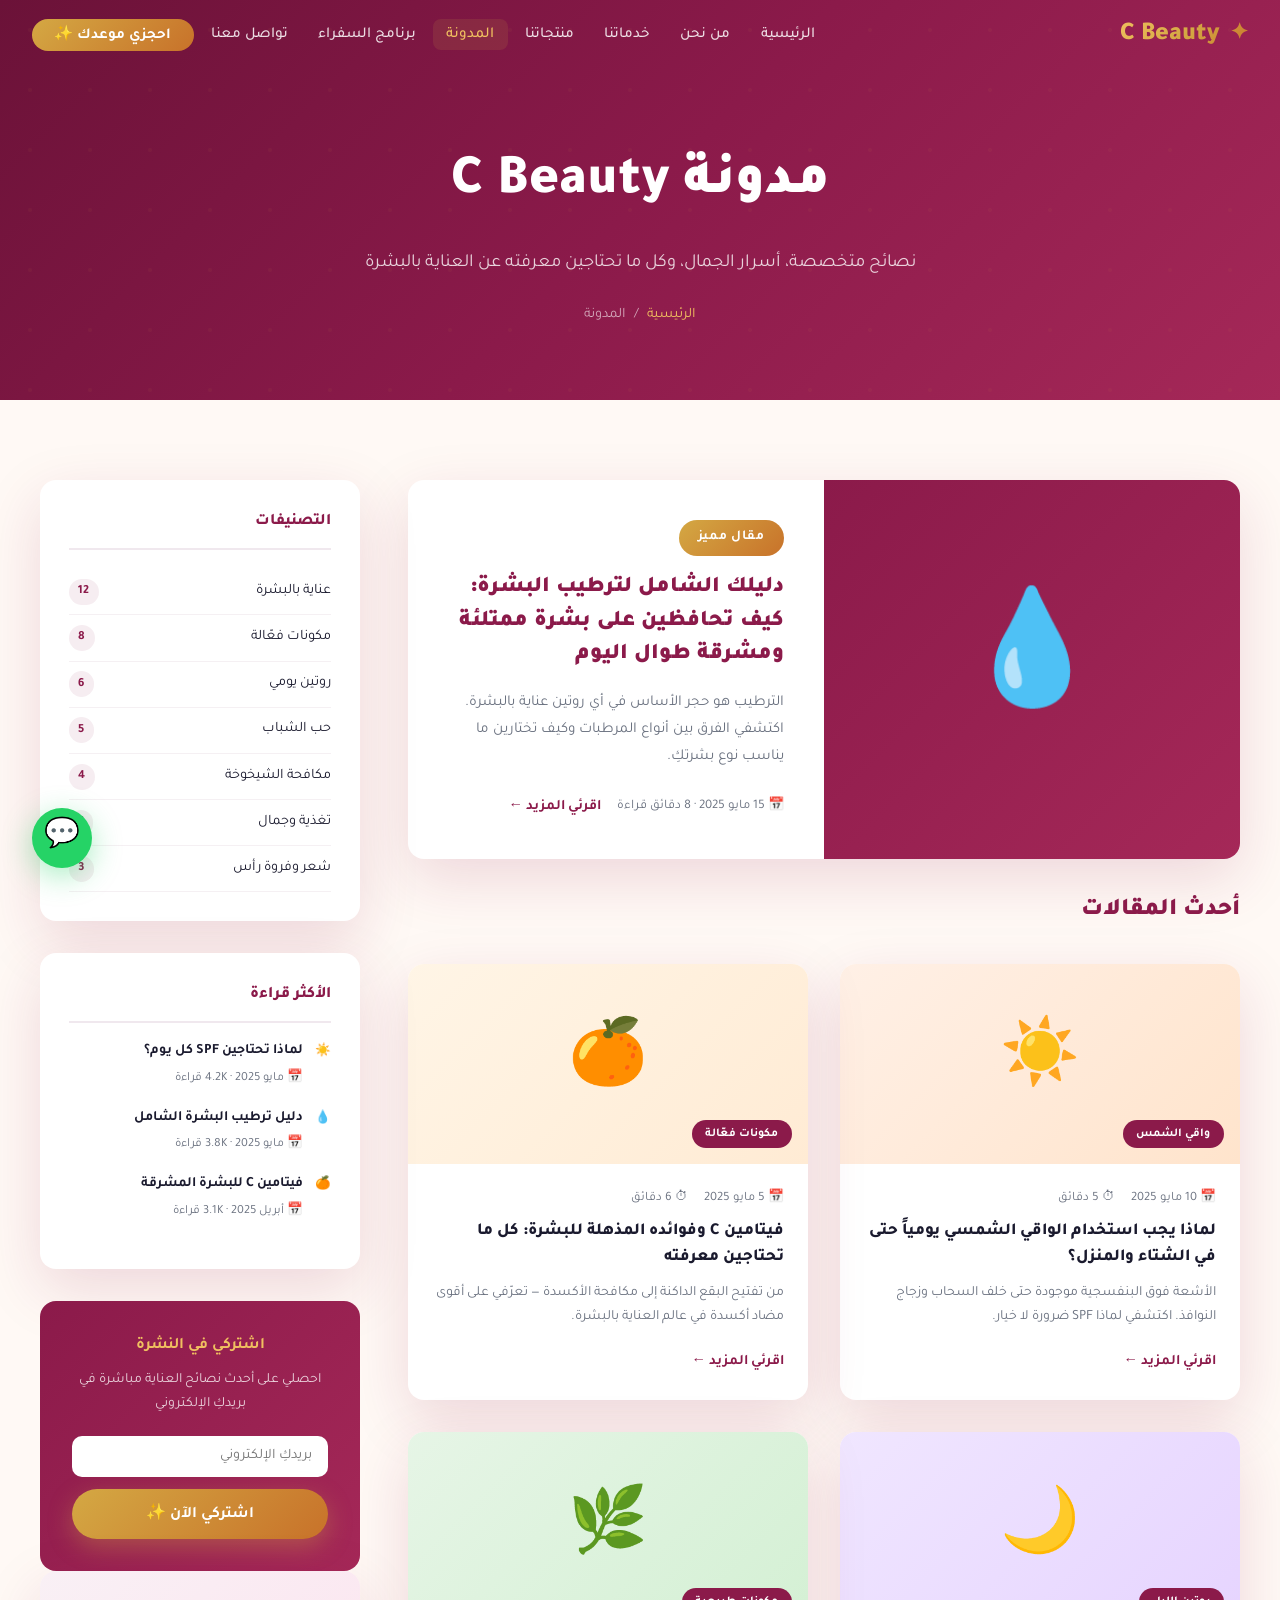
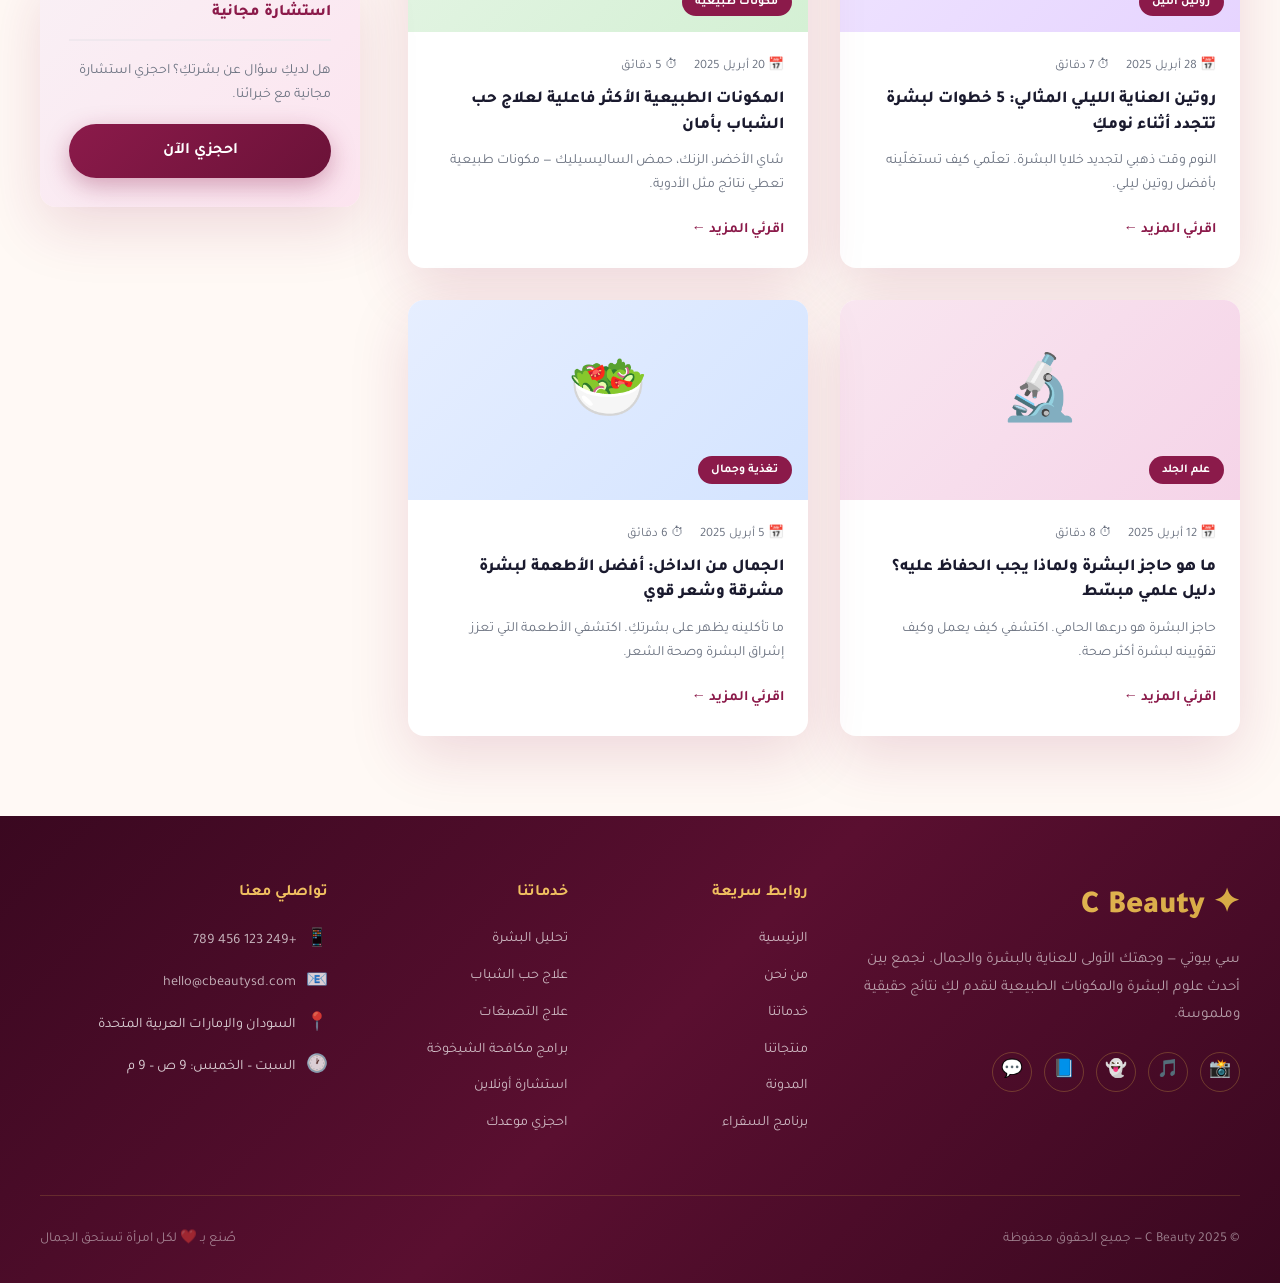
<file: blog.html>
<!DOCTYPE html>
<html lang="ar" dir="rtl">
<head>
  <meta charset="UTF-8" />
  <meta name="viewport" content="width=device-width, initial-scale=1.0" />
  <title>مدونة C Beauty — نصائح ومعلومات العناية بالبشرة</title>
  <link rel="stylesheet" href="css/style.css" />
  <style>
    .cb-blog-layout { display: grid; grid-template-columns: 1fr 320px; gap: 3rem; }
    .cb-blog-grid { display: grid; grid-template-columns: 1fr 1fr; gap: 2rem; }
    .cb-blog-card {
      background: var(--white); border-radius: var(--radius); overflow: hidden;
      box-shadow: var(--shadow); transition: var(--transition);
    }
    .cb-blog-card:hover { transform: translateY(-8px); box-shadow: 0 30px 70px rgba(139,26,74,0.18); }
    .cb-blog-img {
      height: 200px; position: relative;
      display: flex; align-items: center; justify-content: center; font-size: 4rem;
    }
    .cb-blog-cat {
      position: absolute; bottom: 1rem; right: 1rem;
      background: var(--burgundy); color: var(--white);
      padding: 0.25rem 0.85rem; border-radius: 20px; font-size: 0.75rem; font-weight: 700;
    }
    .cb-blog-body { padding: 1.5rem; }
    .cb-blog-meta { font-size: 0.8rem; color: var(--text-gray); margin-bottom: 0.6rem; display: flex; gap: 1rem; }
    .cb-blog-body h3 { font-size: 1.05rem; font-weight: 800; color: var(--text-dark); margin-bottom: 0.75rem; line-height: 1.5; }
    .cb-blog-body p { color: var(--text-gray); font-size: 0.88rem; line-height: 1.7; margin-bottom: 1.2rem; }
    .cb-blog-read { color: var(--burgundy); font-weight: 700; font-size: 0.9rem; text-decoration: none; display: inline-flex; align-items: center; gap: 6px; transition: var(--transition); }
    .cb-blog-read:hover { gap: 10px; }

    /* Featured post */
    .cb-blog-featured {
      background: var(--white); border-radius: var(--radius); overflow: hidden; box-shadow: var(--shadow);
      display: grid; grid-template-columns: 1fr 1fr; margin-bottom: 2rem;
    }
    .cb-blog-featured-img {
      min-height: 280px; background: linear-gradient(135deg, var(--burgundy), var(--burgundy-light));
      display: flex; align-items: center; justify-content: center; font-size: 7rem;
    }
    .cb-blog-featured-body { padding: 2.5rem; display: flex; flex-direction: column; justify-content: center; }
    .cb-blog-featured-body .cb-section-tag { margin-bottom: 1rem; align-self: flex-start; }
    .cb-blog-featured-body h2 { font-size: 1.4rem; font-weight: 900; color: var(--burgundy); margin-bottom: 1rem; line-height: 1.5; }
    .cb-blog-featured-body p { color: var(--text-gray); font-size: 0.95rem; line-height: 1.8; margin-bottom: 1.5rem; }

    /* Sidebar */
    .cb-sidebar-widget { background: var(--white); border-radius: var(--radius); padding: 1.8rem; box-shadow: var(--shadow); margin-bottom: 2rem; }
    .cb-sidebar-widget h4 { font-size: 1rem; font-weight: 800; color: var(--burgundy); margin-bottom: 1.2rem; padding-bottom: 0.75rem; border-bottom: 2px solid #f0e8ee; }
    .cb-cat-list { list-style: none; }
    .cb-cat-list li { display: flex; justify-content: space-between; padding: 0.6rem 0; border-bottom: 1px solid #f5f0f3; font-size: 0.9rem; cursor: pointer; transition: var(--transition); }
    .cb-cat-list li:hover { color: var(--burgundy); }
    .cb-cat-count { background: rgba(139,26,74,0.08); color: var(--burgundy); padding: 0.15rem 0.6rem; border-radius: 20px; font-size: 0.78rem; font-weight: 700; }
    .cb-popular-post { display: flex; gap: 12px; margin-bottom: 1rem; align-items: flex-start; }
    .cb-popular-icon { font-size: 2rem; flex-shrink: 0; }
    .cb-popular-post h5 { font-size: 0.88rem; font-weight: 700; color: var(--text-dark); margin-bottom: 0.2rem; line-height: 1.4; }
    .cb-popular-post span { font-size: 0.78rem; color: var(--text-gray); }
    .cb-newsletter { background: linear-gradient(135deg, var(--burgundy), var(--burgundy-light)); border-radius: var(--radius); padding: 2rem; text-align: center; color: var(--white); }
    .cb-newsletter h4 { color: var(--gold-light); margin-bottom: 0.5rem; }
    .cb-newsletter p { color: rgba(255,255,255,0.8); font-size: 0.88rem; margin-bottom: 1.2rem; }
    .cb-newsletter input { width: 100%; padding: 0.75rem 1rem; border: none; border-radius: 10px; font-family: 'Tajawal', sans-serif; font-size: 0.9rem; margin-bottom: 0.75rem; direction: rtl; }

    @media (max-width: 900px) {
      .cb-blog-layout { grid-template-columns: 1fr; }
      .cb-blog-featured { grid-template-columns: 1fr; }
    }
    @media (max-width: 600px) { .cb-blog-grid { grid-template-columns: 1fr; } }
  </style>
</head>
<body>
  <div id="nav-placeholder"></div>

  <div class="cb-page-hero">
    <div class="cb-page-hero-content">
      <h1>مدونة C Beauty</h1>
      <p>نصائح متخصصة، أسرار الجمال، وكل ما تحتاجين معرفته عن العناية بالبشرة</p>
      <div class="cb-breadcrumb">
        <a href="index.html">الرئيسية</a> <span>/</span> <span>المدونة</span>
      </div>
    </div>
  </div>

  <section class="cb-section">
    <div class="cb-container">
      <div class="cb-blog-layout">
        <div>
          <!-- Featured Post -->
          <div class="cb-blog-featured cb-fade-in">
            <div class="cb-blog-featured-img">💧</div>
            <div class="cb-blog-featured-body">
              <span class="cb-section-tag">مقال مميز</span>
              <h2>دليلك الشامل لترطيب البشرة: كيف تحافظين على بشرة ممتلئة ومشرقة طوال اليوم</h2>
              <p>الترطيب هو حجر الأساس في أي روتين عناية بالبشرة. اكتشفي الفرق بين أنواع المرطبات وكيف تختارين ما يناسب نوع بشرتكِ.</p>
              <div style="display:flex;align-items:center;gap:1rem;">
                <span style="font-size:0.82rem;color:var(--text-gray);">📅 15 مايو 2025 · 8 دقائق قراءة</span>
                <a href="#" class="cb-blog-read">اقرئي المزيد ←</a>
              </div>
            </div>
          </div>

          <!-- Blog Grid -->
          <div class="cb-section-header cb-fade-in" style="text-align:right;margin-bottom:2rem;">
            <h2 style="font-size:1.5rem;">أحدث المقالات</h2>
          </div>
          <div class="cb-blog-grid">
            <div class="cb-blog-card cb-fade-in">
              <div class="cb-blog-img" style="background:linear-gradient(135deg,#fff0e6,#ffe4cc);">
                ☀️<span class="cb-blog-cat">واقي الشمس</span>
              </div>
              <div class="cb-blog-body">
                <div class="cb-blog-meta"><span>📅 10 مايو 2025</span><span>⏱ 5 دقائق</span></div>
                <h3>لماذا يجب استخدام الواقي الشمسي يومياً حتى في الشتاء والمنزل؟</h3>
                <p>الأشعة فوق البنفسجية موجودة حتى خلف السحاب وزجاج النوافذ. اكتشفي لماذا SPF ضرورة لا خيار.</p>
                <a href="#" class="cb-blog-read">اقرئي المزيد ←</a>
              </div>
            </div>

            <div class="cb-blog-card cb-fade-in">
              <div class="cb-blog-img" style="background:linear-gradient(135deg,#fff5e6,#ffebd4);">
                🍊<span class="cb-blog-cat">مكونات فعّالة</span>
              </div>
              <div class="cb-blog-body">
                <div class="cb-blog-meta"><span>📅 5 مايو 2025</span><span>⏱ 6 دقائق</span></div>
                <h3>فيتامين C وفوائده المذهلة للبشرة: كل ما تحتاجين معرفته</h3>
                <p>من تفتيح البقع الداكنة إلى مكافحة الأكسدة — تعرّفي على أقوى مضاد أكسدة في عالم العناية بالبشرة.</p>
                <a href="#" class="cb-blog-read">اقرئي المزيد ←</a>
              </div>
            </div>

            <div class="cb-blog-card cb-fade-in">
              <div class="cb-blog-img" style="background:linear-gradient(135deg,#f0e6ff,#e6d4ff);">
                🌙<span class="cb-blog-cat">روتين الليل</span>
              </div>
              <div class="cb-blog-body">
                <div class="cb-blog-meta"><span>📅 28 أبريل 2025</span><span>⏱ 7 دقائق</span></div>
                <h3>روتين العناية الليلي المثالي: 5 خطوات لبشرة تتجدد أثناء نومكِ</h3>
                <p>النوم وقت ذهبي لتجديد خلايا البشرة. تعلّمي كيف تستغلّينه بأفضل روتين ليلي.</p>
                <a href="#" class="cb-blog-read">اقرئي المزيد ←</a>
              </div>
            </div>

            <div class="cb-blog-card cb-fade-in">
              <div class="cb-blog-img" style="background:linear-gradient(135deg,#e6f5e6,#d4f0d4);">
                🌿<span class="cb-blog-cat">مكونات طبيعية</span>
              </div>
              <div class="cb-blog-body">
                <div class="cb-blog-meta"><span>📅 20 أبريل 2025</span><span>⏱ 5 دقائق</span></div>
                <h3>المكونات الطبيعية الأكثر فاعلية لعلاج حب الشباب بأمان</h3>
                <p>شاي الأخضر، الزنك، حمض الساليسيليك — مكونات طبيعية تعطي نتائج مثل الأدوية.</p>
                <a href="#" class="cb-blog-read">اقرئي المزيد ←</a>
              </div>
            </div>

            <div class="cb-blog-card cb-fade-in">
              <div class="cb-blog-img" style="background:linear-gradient(135deg,#f9e6f0,#f5d4e8);">
                🔬<span class="cb-blog-cat">علم الجلد</span>
              </div>
              <div class="cb-blog-body">
                <div class="cb-blog-meta"><span>📅 12 أبريل 2025</span><span>⏱ 8 دقائق</span></div>
                <h3>ما هو حاجز البشرة ولماذا يجب الحفاظ عليه؟ دليل علمي مبسّط</h3>
                <p>حاجز البشرة هو درعها الحامي. اكتشفي كيف يعمل وكيف تقوّيينه لبشرة أكثر صحة.</p>
                <a href="#" class="cb-blog-read">اقرئي المزيد ←</a>
              </div>
            </div>

            <div class="cb-blog-card cb-fade-in">
              <div class="cb-blog-img" style="background:linear-gradient(135deg,#e6eeff,#d4e4ff);">
                🥗<span class="cb-blog-cat">تغذية وجمال</span>
              </div>
              <div class="cb-blog-body">
                <div class="cb-blog-meta"><span>📅 5 أبريل 2025</span><span>⏱ 6 دقائق</span></div>
                <h3>الجمال من الداخل: أفضل الأطعمة لبشرة مشرقة وشعر قوي</h3>
                <p>ما تأكلينه يظهر على بشرتكِ. اكتشفي الأطعمة التي تعزز إشراق البشرة وصحة الشعر.</p>
                <a href="#" class="cb-blog-read">اقرئي المزيد ←</a>
              </div>
            </div>
          </div>
        </div>

        <!-- Sidebar -->
        <aside>
          <div class="cb-sidebar-widget cb-fade-in">
            <h4>التصنيفات</h4>
            <ul class="cb-cat-list">
              <li><span>عناية بالبشرة</span><span class="cb-cat-count">12</span></li>
              <li><span>مكونات فعّالة</span><span class="cb-cat-count">8</span></li>
              <li><span>روتين يومي</span><span class="cb-cat-count">6</span></li>
              <li><span>حب الشباب</span><span class="cb-cat-count">5</span></li>
              <li><span>مكافحة الشيخوخة</span><span class="cb-cat-count">4</span></li>
              <li><span>تغذية وجمال</span><span class="cb-cat-count">7</span></li>
              <li><span>شعر وفروة رأس</span><span class="cb-cat-count">3</span></li>
            </ul>
          </div>

          <div class="cb-sidebar-widget cb-fade-in">
            <h4>الأكثر قراءة</h4>
            <div class="cb-popular-post">
              <span class="cb-popular-icon">☀️</span>
              <div><h5>لماذا تحتاجين SPF كل يوم؟</h5><span>📅 مايو 2025 · 4.2K قراءة</span></div>
            </div>
            <div class="cb-popular-post">
              <span class="cb-popular-icon">💧</span>
              <div><h5>دليل ترطيب البشرة الشامل</h5><span>📅 مايو 2025 · 3.8K قراءة</span></div>
            </div>
            <div class="cb-popular-post">
              <span class="cb-popular-icon">🍊</span>
              <div><h5>فيتامين C للبشرة المشرقة</h5><span>📅 أبريل 2025 · 3.1K قراءة</span></div>
            </div>
          </div>

          <div class="cb-newsletter cb-fade-in">
            <h4>اشتركي في النشرة</h4>
            <p>احصلي على أحدث نصائح العناية مباشرة في بريدكِ الإلكتروني</p>
            <input type="email" placeholder="بريدكِ الإلكتروني" />
            <button class="cb-btn cb-btn-gold" style="width:100%;justify-content:center;">اشتركي الآن ✨</button>
          </div>

          <div class="cb-sidebar-widget cb-fade-in" style="background:linear-gradient(135deg,#f9f0f5,#fce4ef);">
            <h4>استشارة مجانية</h4>
            <p style="font-size:0.88rem;color:var(--text-gray);margin-bottom:1rem;">هل لديكِ سؤال عن بشرتكِ؟ احجزي استشارة مجانية مع خبرائنا.</p>
            <a href="booking.html" class="cb-btn cb-btn-primary" style="width:100%;justify-content:center;">احجزي الآن</a>
          </div>
        </aside>
      </div>
    </div>
  </section>

  <div id="footer-placeholder"></div>
  <script src="js/shared.js"></script>
</body>
</html>
</file>
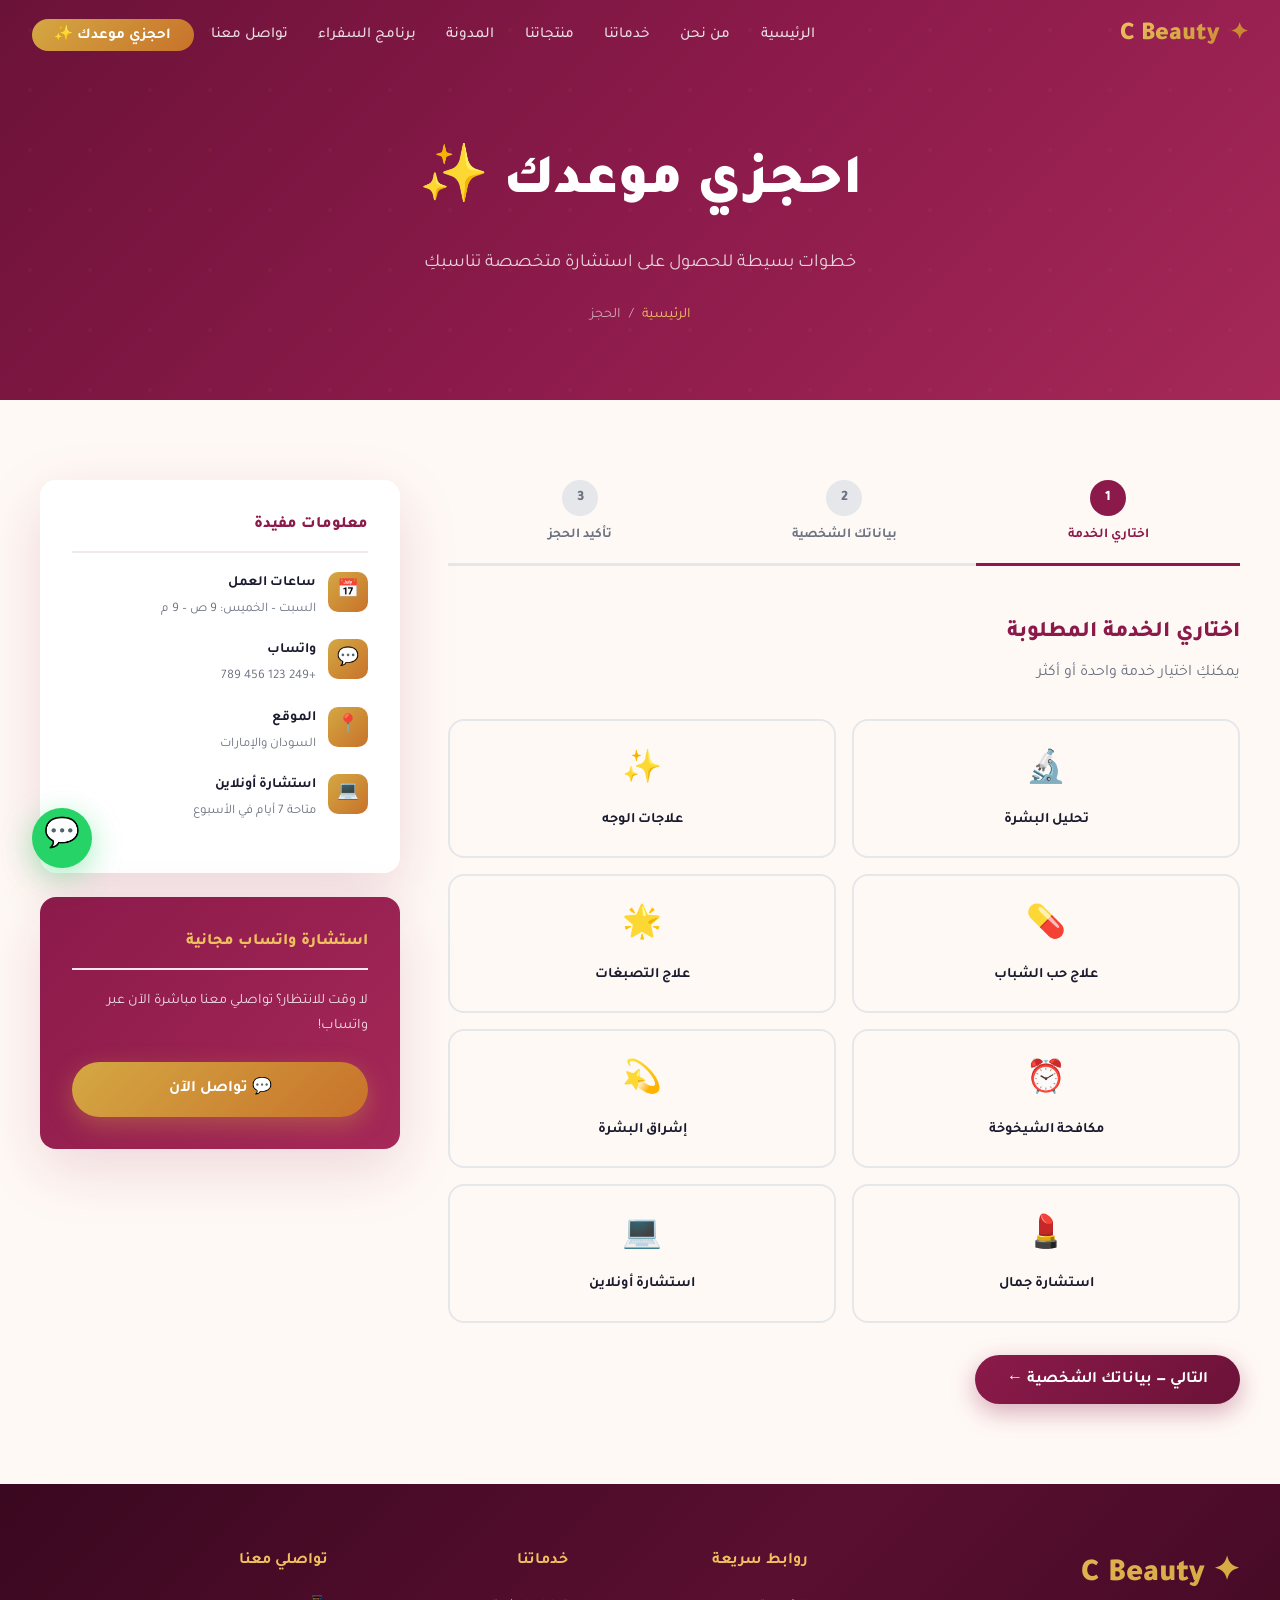
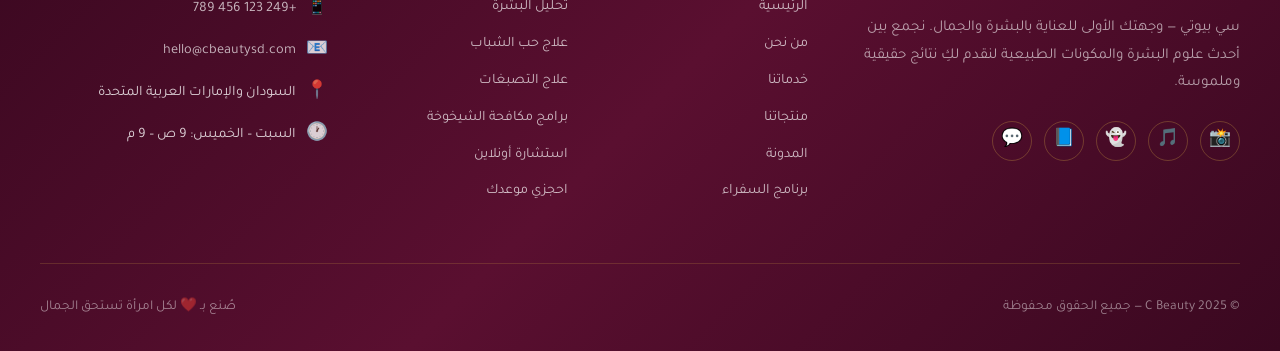
<file: booking.html>
<!DOCTYPE html>
<html lang="ar" dir="rtl">
<head>
  <meta charset="UTF-8" />
  <meta name="viewport" content="width=device-width, initial-scale=1.0" />
  <title>احجزي موعدك — C Beauty</title>
  <link rel="stylesheet" href="css/style.css" />
  <style>
    .cb-booking-layout { display: grid; grid-template-columns: 1fr 360px; gap: 3rem; }
    .cb-steps-indicator { display: flex; gap: 0; margin-bottom: 3rem; }
    .cb-step {
      flex: 1; text-align: center; position: relative; padding-bottom: 1rem;
      border-bottom: 3px solid #e5e7eb;
    }
    .cb-step.active { border-bottom-color: var(--burgundy); }
    .cb-step.done { border-bottom-color: var(--gold); }
    .cb-step-num {
      width: 36px; height: 36px; border-radius: 50%; margin: 0 auto 0.5rem;
      background: #e5e7eb; color: var(--text-gray); font-weight: 800; font-size: 0.9rem;
      display: flex; align-items: center; justify-content: center;
    }
    .cb-step.active .cb-step-num { background: var(--burgundy); color: var(--white); }
    .cb-step.done .cb-step-num { background: var(--gold); color: var(--white); }
    .cb-step-label { font-size: 0.85rem; color: var(--text-gray); font-weight: 600; }
    .cb-step.active .cb-step-label { color: var(--burgundy); }

    .cb-step-content { display: none; }
    .cb-step-content.active { display: block; }

    .cb-services-select-grid { display: grid; grid-template-columns: repeat(2, 1fr); gap: 1rem; margin-bottom: 2rem; }
    .cb-service-select-card {
      border: 2px solid #e5e7eb; border-radius: var(--radius); padding: 1.5rem 1rem;
      text-align: center; cursor: pointer; transition: var(--transition);
    }
    .cb-service-select-card:hover { border-color: var(--burgundy); background: rgba(139,26,74,0.04); }
    .cb-service-select-card.selected { border-color: var(--burgundy); background: rgba(139,26,74,0.06); }
    .cb-service-select-card .icon { font-size: 2rem; display: block; margin-bottom: 0.5rem; }
    .cb-service-select-card h4 { font-size: 0.9rem; font-weight: 700; color: var(--text-dark); }

    .cb-form-row { display: grid; grid-template-columns: 1fr 1fr; gap: 1.5rem; }

    .cb-confirmation { background: linear-gradient(135deg, #f9f0f5, #fce4ef); border-radius: var(--radius); padding: 2rem; }
    .cb-confirmation h3 { font-size: 1.2rem; font-weight: 800; color: var(--burgundy); margin-bottom: 1.5rem; }
    .cb-confirm-row { display: flex; justify-content: space-between; padding: 0.75rem 0; border-bottom: 1px solid rgba(139,26,74,0.1); font-size: 0.95rem; }
    .cb-confirm-row:last-child { border-bottom: none; }
    .cb-confirm-label { color: var(--text-gray); }
    .cb-confirm-value { font-weight: 700; color: var(--text-dark); }

    .cb-booking-sidebar { position: sticky; top: 90px; }
    .cb-sidebar-card { background: var(--white); border-radius: var(--radius); padding: 2rem; box-shadow: var(--shadow); margin-bottom: 1.5rem; }
    .cb-sidebar-card h4 { font-size: 1rem; font-weight: 800; color: var(--burgundy); margin-bottom: 1.2rem; padding-bottom: 0.75rem; border-bottom: 2px solid #f0e8ee; }
    .cb-info-row { display: flex; align-items: flex-start; gap: 12px; margin-bottom: 1rem; }
    .cb-info-icon { width: 40px; height: 40px; border-radius: 10px; background: linear-gradient(135deg, var(--gold), var(--gold-dark)); display: flex; align-items: center; justify-content: center; font-size: 1.1rem; flex-shrink: 0; }
    .cb-info-text strong { display: block; font-size: 0.88rem; color: var(--text-dark); }
    .cb-info-text span { font-size: 0.82rem; color: var(--text-gray); }

    .cb-success-msg { display: none; text-align: center; padding: 3rem 2rem; }
    .cb-success-msg .check { font-size: 5rem; margin-bottom: 1rem; }
    .cb-success-msg h2 { font-size: 1.8rem; font-weight: 900; color: var(--burgundy); margin-bottom: 0.75rem; }
    .cb-success-msg p { color: var(--text-gray); margin-bottom: 2rem; }

    @media (max-width: 900px) {
      .cb-booking-layout { grid-template-columns: 1fr; }
      .cb-form-row { grid-template-columns: 1fr; }
      .cb-services-select-grid { grid-template-columns: 1fr 1fr; }
      .cb-booking-sidebar { position: static; }
    }
    @media (max-width: 500px) {
      .cb-services-select-grid { grid-template-columns: 1fr; }
    }
  </style>
</head>
<body>
  <div id="nav-placeholder"></div>

  <div class="cb-page-hero">
    <div class="cb-page-hero-content">
      <h1>احجزي موعدك ✨</h1>
      <p>خطوات بسيطة للحصول على استشارة متخصصة تناسبكِ</p>
      <div class="cb-breadcrumb">
        <a href="index.html">الرئيسية</a> <span>/</span> <span>الحجز</span>
      </div>
    </div>
  </div>

  <section class="cb-section">
    <div class="cb-container">
      <div class="cb-booking-layout">
        <div class="cb-booking-form-area">
          <!-- Steps Indicator -->
          <div class="cb-steps-indicator">
            <div class="cb-step active" id="step-ind-1">
              <div class="cb-step-num">1</div>
              <div class="cb-step-label">اختاري الخدمة</div>
            </div>
            <div class="cb-step" id="step-ind-2">
              <div class="cb-step-num">2</div>
              <div class="cb-step-label">بياناتك الشخصية</div>
            </div>
            <div class="cb-step" id="step-ind-3">
              <div class="cb-step-num">3</div>
              <div class="cb-step-label">تأكيد الحجز</div>
            </div>
          </div>

          <!-- Step 1: Service Selection -->
          <div class="cb-step-content active" id="step1">
            <h2 style="font-size:1.4rem;font-weight:800;color:var(--burgundy);margin-bottom:0.5rem;">اختاري الخدمة المطلوبة</h2>
            <p style="color:var(--text-gray);margin-bottom:2rem;">يمكنكِ اختيار خدمة واحدة أو أكثر</p>
            <div class="cb-services-select-grid" id="serviceGrid">
              <div class="cb-service-select-card" data-service="تحليل البشرة" onclick="toggleService(this)">
                <span class="icon">🔬</span><h4>تحليل البشرة</h4>
              </div>
              <div class="cb-service-select-card" data-service="علاجات الوجه" onclick="toggleService(this)">
                <span class="icon">✨</span><h4>علاجات الوجه</h4>
              </div>
              <div class="cb-service-select-card" data-service="علاج حب الشباب" onclick="toggleService(this)">
                <span class="icon">💊</span><h4>علاج حب الشباب</h4>
              </div>
              <div class="cb-service-select-card" data-service="علاج التصبغات" onclick="toggleService(this)">
                <span class="icon">🌟</span><h4>علاج التصبغات</h4>
              </div>
              <div class="cb-service-select-card" data-service="مكافحة الشيخوخة" onclick="toggleService(this)">
                <span class="icon">⏰</span><h4>مكافحة الشيخوخة</h4>
              </div>
              <div class="cb-service-select-card" data-service="إشراق البشرة" onclick="toggleService(this)">
                <span class="icon">💫</span><h4>إشراق البشرة</h4>
              </div>
              <div class="cb-service-select-card" data-service="استشارة جمال" onclick="toggleService(this)">
                <span class="icon">💄</span><h4>استشارة جمال</h4>
              </div>
              <div class="cb-service-select-card" data-service="استشارة أونلاين" onclick="toggleService(this)">
                <span class="icon">💻</span><h4>استشارة أونلاين</h4>
              </div>
            </div>
            <button class="cb-btn cb-btn-primary" onclick="goStep(2)">التالي — بياناتك الشخصية ←</button>
          </div>

          <!-- Step 2: Personal Info -->
          <div class="cb-step-content" id="step2">
            <h2 style="font-size:1.4rem;font-weight:800;color:var(--burgundy);margin-bottom:0.5rem;">بياناتك الشخصية</h2>
            <p style="color:var(--text-gray);margin-bottom:2rem;">يرجى تعبئة البيانات بدقة لضمان التواصل معكِ</p>
            <div class="cb-form-row">
              <div class="cb-form-group">
                <label>الاسم الكامل *</label>
                <input type="text" id="fName" placeholder="اسمكِ الكامل" />
              </div>
              <div class="cb-form-group">
                <label>رقم الهاتف / واتساب *</label>
                <input type="tel" id="fPhone" placeholder="+249 ..." />
              </div>
            </div>
            <div class="cb-form-group">
              <label>البريد الإلكتروني</label>
              <input type="email" id="fEmail" placeholder="example@email.com" />
            </div>
            <div class="cb-form-row">
              <div class="cb-form-group">
                <label>التاريخ المفضل *</label>
                <input type="date" id="fDate" />
              </div>
              <div class="cb-form-group">
                <label>الوقت المفضل</label>
                <select id="fTime">
                  <option value="">اختاري الوقت</option>
                  <option>9:00 صباحاً</option>
                  <option>10:00 صباحاً</option>
                  <option>11:00 صباحاً</option>
                  <option>12:00 ظهراً</option>
                  <option>2:00 مساءً</option>
                  <option>3:00 مساءً</option>
                  <option>4:00 مساءً</option>
                  <option>5:00 مساءً</option>
                  <option>7:00 مساءً</option>
                </select>
              </div>
            </div>
            <div class="cb-form-group">
              <label>نوع الاستشارة</label>
              <select id="fType">
                <option value="حضورية">حضورية</option>
                <option value="أونلاين">أونلاين (فيديو كول)</option>
                <option value="واتساب">واتساب</option>
              </select>
            </div>
            <div class="cb-form-group">
              <label>ملاحظات أو أسئلة إضافية</label>
              <textarea id="fNotes" placeholder="أخبرينا أكثر عن مشكلة بشرتكِ أو ما تودين الاستفسار عنه..."></textarea>
            </div>
            <div style="display:flex;gap:1rem;flex-wrap:wrap;">
              <button class="cb-btn cb-btn-outline" onclick="goStep(1)">← رجوع</button>
              <button class="cb-btn cb-btn-primary" onclick="goStep(3)">التالي — مراجعة الحجز ←</button>
            </div>
          </div>

          <!-- Step 3: Confirmation -->
          <div class="cb-step-content" id="step3">
            <h2 style="font-size:1.4rem;font-weight:800;color:var(--burgundy);margin-bottom:0.5rem;">مراجعة وتأكيد الحجز</h2>
            <p style="color:var(--text-gray);margin-bottom:2rem;">تأكدي من صحة البيانات قبل الإرسال</p>
            <div class="cb-confirmation" id="confirmationBox">
              <h3>تفاصيل الحجز</h3>
              <div class="cb-confirm-row"><span class="cb-confirm-label">الخدمة المطلوبة</span><span class="cb-confirm-value" id="confService">—</span></div>
              <div class="cb-confirm-row"><span class="cb-confirm-label">الاسم</span><span class="cb-confirm-value" id="confName">—</span></div>
              <div class="cb-confirm-row"><span class="cb-confirm-label">الهاتف</span><span class="cb-confirm-value" id="confPhone">—</span></div>
              <div class="cb-confirm-row"><span class="cb-confirm-label">البريد الإلكتروني</span><span class="cb-confirm-value" id="confEmail">—</span></div>
              <div class="cb-confirm-row"><span class="cb-confirm-label">التاريخ والوقت</span><span class="cb-confirm-value" id="confDateTime">—</span></div>
              <div class="cb-confirm-row"><span class="cb-confirm-label">نوع الاستشارة</span><span class="cb-confirm-value" id="confType">—</span></div>
            </div>
            <div style="display:flex;gap:1rem;flex-wrap:wrap;margin-top:2rem;">
              <button class="cb-btn cb-btn-outline" onclick="goStep(2)">← تعديل</button>
              <button class="cb-btn cb-btn-gold" onclick="submitBooking()">✅ تأكيد الحجز</button>
              <a id="waBookingLink" href="#" target="_blank" class="cb-btn" style="background:#25D366;color:#fff;">💬 واتساب مباشر</a>
            </div>
          </div>

          <!-- Success -->
          <div class="cb-success-msg" id="successMsg">
            <div class="check">✅</div>
            <h2>تم استلام طلب حجزكِ!</h2>
            <p>سيتواصل معكِ فريقنا خلال 24 ساعة لتأكيد الموعد. يمكنكِ أيضاً التواصل معنا مباشرة عبر واتساب.</p>
            <div style="display:flex;gap:1rem;justify-content:center;flex-wrap:wrap;">
              <a href="https://wa.me/249123456789" target="_blank" class="cb-btn cb-btn-gold">💬 تواصل عبر واتساب</a>
              <a href="index.html" class="cb-btn cb-btn-outline">العودة للرئيسية</a>
            </div>
          </div>
        </div>

        <!-- SIDEBAR -->
        <aside class="cb-booking-sidebar">
          <div class="cb-sidebar-card">
            <h4>معلومات مفيدة</h4>
            <div class="cb-info-row">
              <div class="cb-info-icon">📅</div>
              <div class="cb-info-text"><strong>ساعات العمل</strong><span>السبت – الخميس: 9 ص – 9 م</span></div>
            </div>
            <div class="cb-info-row">
              <div class="cb-info-icon">💬</div>
              <div class="cb-info-text"><strong>واتساب</strong><span>+249 123 456 789</span></div>
            </div>
            <div class="cb-info-row">
              <div class="cb-info-icon">📍</div>
              <div class="cb-info-text"><strong>الموقع</strong><span>السودان والإمارات</span></div>
            </div>
            <div class="cb-info-row">
              <div class="cb-info-icon">💻</div>
              <div class="cb-info-text"><strong>استشارة أونلاين</strong><span>متاحة 7 أيام في الأسبوع</span></div>
            </div>
          </div>
          <div class="cb-sidebar-card" style="background:linear-gradient(135deg,var(--burgundy),var(--burgundy-light));color:#fff;">
            <h4 style="color:var(--gold-light);">استشارة واتساب مجانية</h4>
            <p style="color:rgba(255,255,255,0.85);font-size:0.9rem;margin-bottom:1.5rem;">لا وقت للانتظار؟ تواصلي معنا مباشرة الآن عبر واتساب!</p>
            <a href="https://wa.me/249123456789?text=مرحباً، أريد حجز موعد" target="_blank" class="cb-btn cb-btn-gold" style="width:100%;justify-content:center;">💬 تواصل الآن</a>
          </div>
        </aside>
      </div>
    </div>
  </section>

  <div id="footer-placeholder"></div>
  <script src="js/shared.js"></script>
  <script>
    let selectedServices = [];
    function toggleService(el) {
      el.classList.toggle('selected');
      const s = el.dataset.service;
      if (selectedServices.includes(s)) selectedServices = selectedServices.filter(x => x !== s);
      else selectedServices.push(s);
    }

    function goStep(n) {
      if (n === 3) fillConfirmation();
      for (let i = 1; i <= 3; i++) {
        document.getElementById('step' + i).classList.toggle('active', i === n);
        const ind = document.getElementById('step-ind-' + i);
        ind.classList.remove('active', 'done');
        if (i === n) ind.classList.add('active');
        else if (i < n) ind.classList.add('done');
      }
    }

    function fillConfirmation() {
      document.getElementById('confService').textContent = selectedServices.join('، ') || '—';
      document.getElementById('confName').textContent = document.getElementById('fName').value || '—';
      document.getElementById('confPhone').textContent = document.getElementById('fPhone').value || '—';
      document.getElementById('confEmail').textContent = document.getElementById('fEmail').value || '—';
      const date = document.getElementById('fDate').value;
      const time = document.getElementById('fTime').value;
      document.getElementById('confDateTime').textContent = (date || '—') + (time ? ' — ' + time : '');
      document.getElementById('confType').textContent = document.getElementById('fType').value || '—';
      const name = document.getElementById('fName').value;
      const phone = document.getElementById('fPhone').value;
      const services = selectedServices.join('، ');
      document.getElementById('waBookingLink').href = `https://wa.me/249123456789?text=مرحباً، أود حجز موعد%0aالاسم: ${name}%0aالهاتف: ${phone}%0aالخدمة: ${services}%0aالتاريخ: ${date} ${time}`;
    }

    function submitBooking() {
      document.getElementById('step3').style.display = 'none';
      document.getElementById('successMsg').style.display = 'block';
    }
  </script>
</body>
</html>
</file>
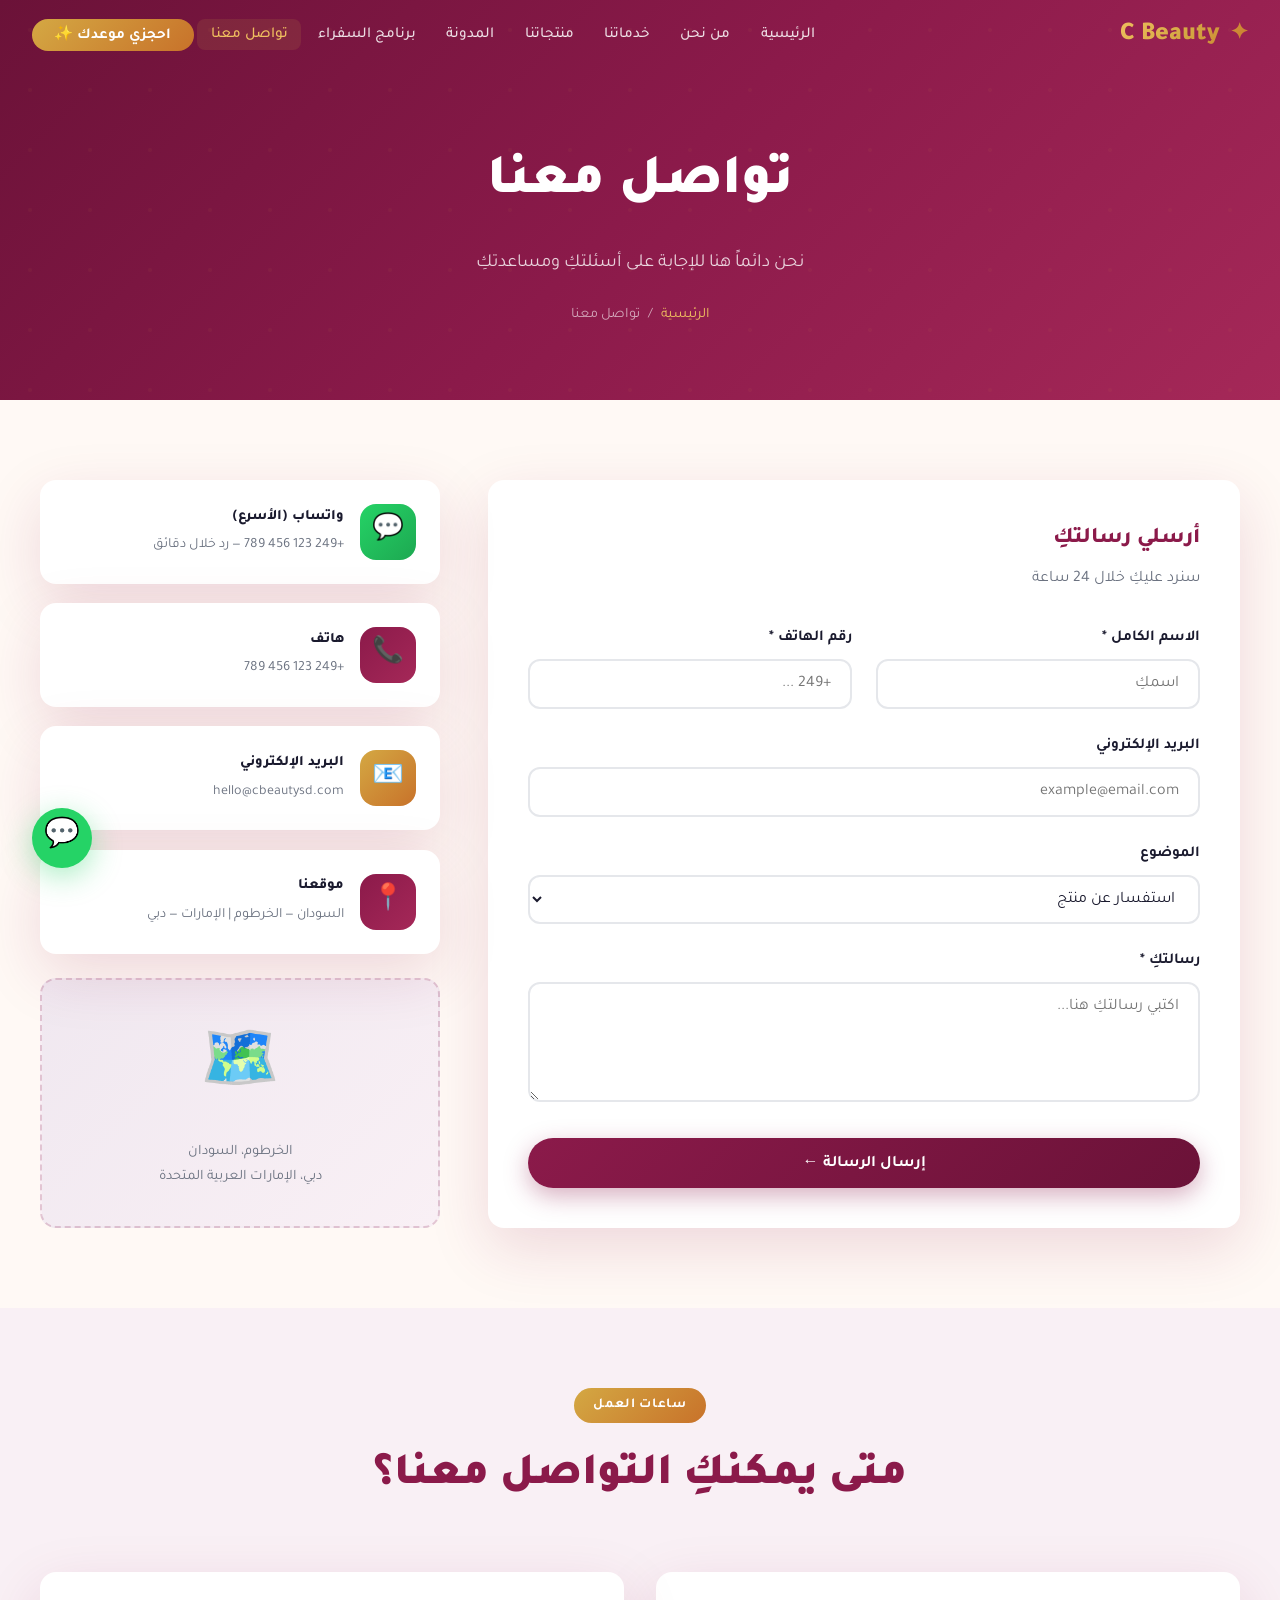
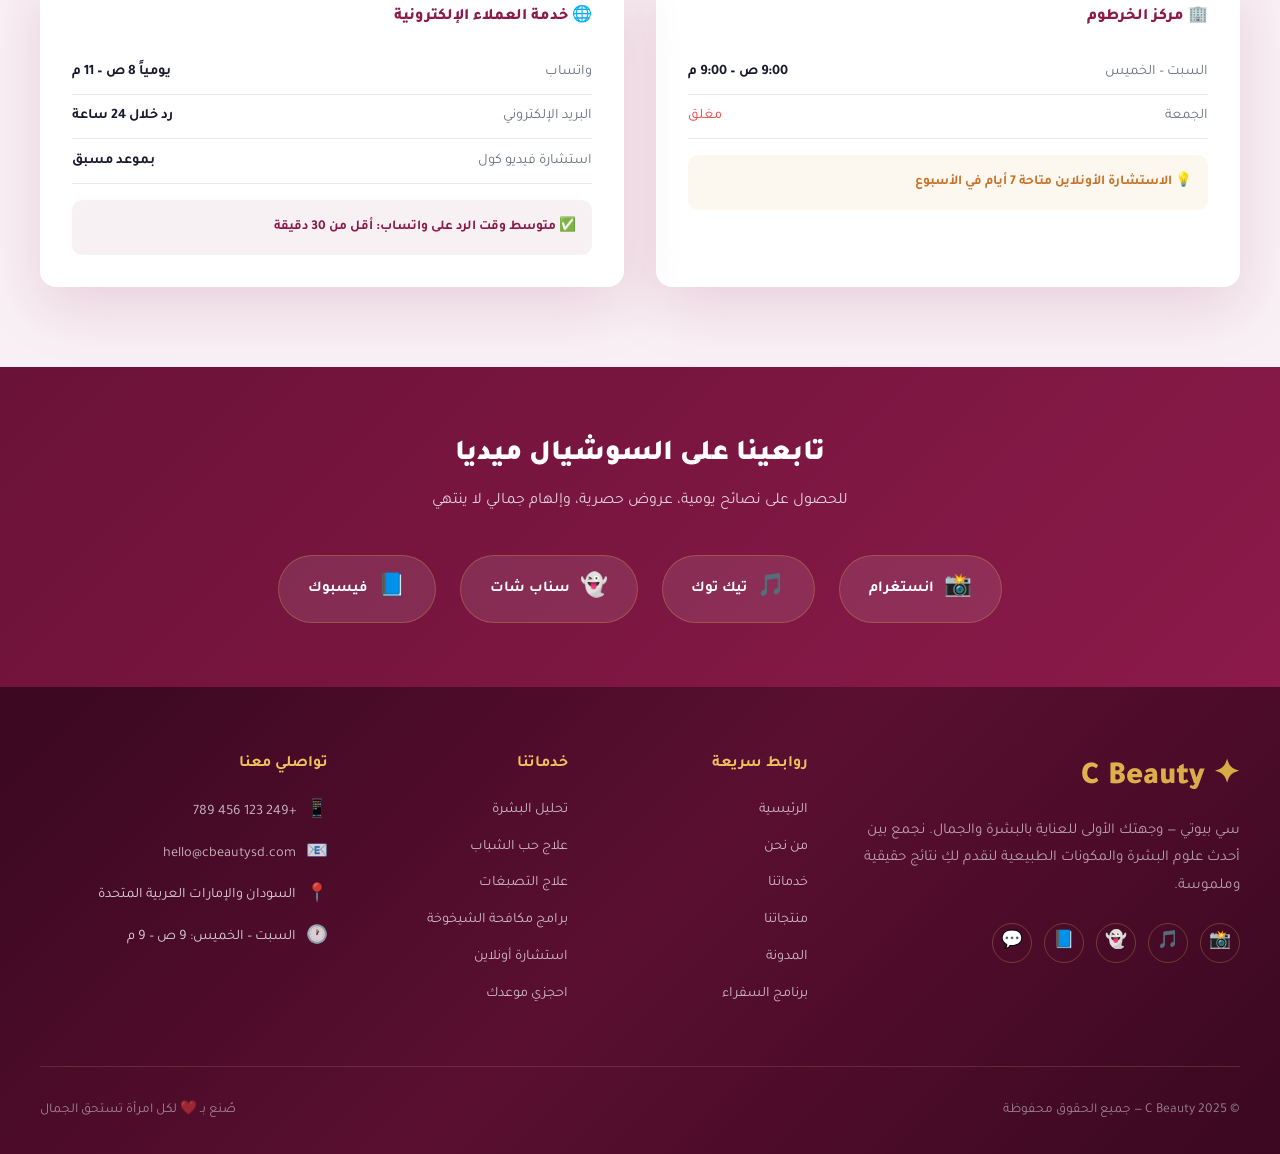
<file: contact.html>
<!DOCTYPE html>
<html lang="ar" dir="rtl">
<head>
  <meta charset="UTF-8" />
  <meta name="viewport" content="width=device-width, initial-scale=1.0" />
  <title>تواصل معنا — C Beauty</title>
  <link rel="stylesheet" href="css/style.css" />
  <style>
    .cb-contact-layout { display: grid; grid-template-columns: 1fr 400px; gap: 3rem; }
    .cb-contact-form-card { background: var(--white); border-radius: var(--radius); padding: 2.5rem; box-shadow: var(--shadow); }
    .cb-contact-form-card h3 { font-size: 1.4rem; font-weight: 800; color: var(--burgundy); margin-bottom: 0.5rem; }
    .cb-contact-form-card > p { color: var(--text-gray); margin-bottom: 2rem; }

    .cb-contact-info-cards { display: flex; flex-direction: column; gap: 1.2rem; }
    .cb-contact-info-card {
      background: var(--white); border-radius: var(--radius); padding: 1.5rem;
      box-shadow: var(--shadow); display: flex; gap: 1rem; align-items: center;
      transition: var(--transition); text-decoration: none;
    }
    .cb-contact-info-card:hover { transform: translateX(-6px); box-shadow: 0 20px 50px rgba(139,26,74,0.15); }
    .cb-contact-icon {
      width: 56px; height: 56px; border-radius: 16px; flex-shrink: 0;
      display: flex; align-items: center; justify-content: center; font-size: 1.6rem;
    }
    .cb-contact-icon.burgundy { background: linear-gradient(135deg, var(--burgundy), var(--burgundy-light)); }
    .cb-contact-icon.gold { background: linear-gradient(135deg, var(--gold), var(--gold-dark)); }
    .cb-contact-icon.green { background: linear-gradient(135deg, #25D366, #1da851); }
    .cb-contact-icon.blue { background: linear-gradient(135deg, #3b5998, #4c6cb0); }
    .cb-contact-info-text strong { display: block; font-size: 0.9rem; color: var(--text-dark); font-weight: 800; margin-bottom: 0.2rem; }
    .cb-contact-info-text span { font-size: 0.88rem; color: var(--text-gray); }

    .cb-map-placeholder {
      background: linear-gradient(135deg, #f0e8f0, #f9f0f5);
      border-radius: var(--radius); height: 250px;
      display: flex; align-items: center; justify-content: center;
      font-size: 4rem; text-align: center; flex-direction: column; gap: 1rem;
      margin-top: 1.5rem; border: 2px dashed rgba(139,26,74,0.2);
    }
    .cb-map-placeholder p { font-size: 0.9rem; color: var(--text-gray); }

    .cb-social-section { background: linear-gradient(135deg, var(--burgundy-dark), var(--burgundy)); padding: 4rem 2rem; text-align: center; }
    .cb-social-section h2 { color: var(--white); font-size: 1.8rem; font-weight: 900; margin-bottom: 0.5rem; }
    .cb-social-section p { color: rgba(255,255,255,0.8); margin-bottom: 2.5rem; }
    .cb-social-big-links { display: flex; justify-content: center; gap: 1.5rem; flex-wrap: wrap; }
    .cb-social-big-link {
      display: flex; align-items: center; gap: 10px;
      padding: 0.85rem 1.8rem; border-radius: 50px;
      background: rgba(255,255,255,0.1); border: 1px solid rgba(212,168,67,0.3);
      color: var(--white); text-decoration: none; font-weight: 700; font-size: 0.95rem;
      transition: var(--transition);
    }
    .cb-social-big-link:hover { background: rgba(255,255,255,0.2); transform: translateY(-4px); }
    .cb-social-big-link span { font-size: 1.4rem; }

    .cb-hours-section { background: #f9f0f5; }
    .cb-hours-grid { display: grid; grid-template-columns: 1fr 1fr; gap: 2rem; }
    .cb-hours-card { background: var(--white); border-radius: var(--radius); padding: 2rem; box-shadow: var(--shadow); }
    .cb-hours-card h4 { font-size: 1rem; font-weight: 800; color: var(--burgundy); margin-bottom: 1.2rem; }
    .cb-hours-row { display: flex; justify-content: space-between; padding: 0.6rem 0; border-bottom: 1px solid #f0e8ee; font-size: 0.9rem; }
    .cb-hours-row:last-child { border-bottom: none; }
    .cb-hours-row .day { color: var(--text-gray); }
    .cb-hours-row .time { font-weight: 700; color: var(--text-dark); }
    .cb-hours-row .closed { color: #ef4444; }

    @media (max-width: 900px) {
      .cb-contact-layout { grid-template-columns: 1fr; }
      .cb-hours-grid { grid-template-columns: 1fr; }
    }
  </style>
</head>
<body>
  <div id="nav-placeholder"></div>

  <div class="cb-page-hero">
    <div class="cb-page-hero-content">
      <h1>تواصل معنا</h1>
      <p>نحن دائماً هنا للإجابة على أسئلتكِ ومساعدتكِ</p>
      <div class="cb-breadcrumb">
        <a href="index.html">الرئيسية</a> <span>/</span> <span>تواصل معنا</span>
      </div>
    </div>
  </div>

  <section class="cb-section">
    <div class="cb-container">
      <div class="cb-contact-layout">
        <!-- Form -->
        <div class="cb-contact-form-card cb-fade-in">
          <h3>أرسلي رسالتكِ</h3>
          <p>سنرد عليكِ خلال 24 ساعة</p>
          <form onsubmit="submitContact(event)">
            <div style="display:grid;grid-template-columns:1fr 1fr;gap:1.5rem;">
              <div class="cb-form-group">
                <label>الاسم الكامل *</label>
                <input type="text" required placeholder="اسمكِ" />
              </div>
              <div class="cb-form-group">
                <label>رقم الهاتف *</label>
                <input type="tel" required placeholder="+249 ..." />
              </div>
            </div>
            <div class="cb-form-group">
              <label>البريد الإلكتروني</label>
              <input type="email" placeholder="example@email.com" />
            </div>
            <div class="cb-form-group">
              <label>الموضوع</label>
              <select>
                <option>استفسار عن منتج</option>
                <option>حجز موعد</option>
                <option>متابعة طلب</option>
                <option>شكوى أو اقتراح</option>
                <option>برنامج السفراء</option>
                <option>أخرى</option>
              </select>
            </div>
            <div class="cb-form-group">
              <label>رسالتكِ *</label>
              <textarea required placeholder="اكتبي رسالتكِ هنا..."></textarea>
            </div>
            <button type="submit" class="cb-btn cb-btn-primary" style="width:100%;justify-content:center;">إرسال الرسالة ←</button>
          </form>
          <div id="contactSuccess" style="display:none;text-align:center;padding:2rem;">
            <div style="font-size:3.5rem;margin-bottom:1rem;">✅</div>
            <h3 style="color:var(--burgundy);margin-bottom:0.5rem;">تم إرسال رسالتكِ!</h3>
            <p style="color:var(--text-gray);">سنتواصل معكِ في أقرب وقت ممكن.</p>
          </div>
        </div>

        <!-- Info Cards -->
        <div class="cb-fade-in">
          <div class="cb-contact-info-cards">
            <a href="https://wa.me/249123456789" target="_blank" class="cb-contact-info-card">
              <div class="cb-contact-icon green">💬</div>
              <div class="cb-contact-info-text">
                <strong>واتساب (الأسرع)</strong>
                <span>+249 123 456 789 — رد خلال دقائق</span>
              </div>
            </a>
            <a href="tel:+249123456789" class="cb-contact-info-card">
              <div class="cb-contact-icon burgundy">📞</div>
              <div class="cb-contact-info-text">
                <strong>هاتف</strong>
                <span>+249 123 456 789</span>
              </div>
            </a>
            <a href="mailto:hello@cbeautysd.com" class="cb-contact-info-card">
              <div class="cb-contact-icon gold">📧</div>
              <div class="cb-contact-info-text">
                <strong>البريد الإلكتروني</strong>
                <span>hello@cbeautysd.com</span>
              </div>
            </a>
            <div class="cb-contact-info-card">
              <div class="cb-contact-icon burgundy">📍</div>
              <div class="cb-contact-info-text">
                <strong>موقعنا</strong>
                <span>السودان — الخرطوم | الإمارات — دبي</span>
              </div>
            </div>
          </div>
          <div class="cb-map-placeholder">
            <div>🗺️</div>
            <p>الخرطوم، السودان<br/>دبي، الإمارات العربية المتحدة</p>
          </div>
        </div>
      </div>
    </div>
  </section>

  <!-- HOURS -->
  <section class="cb-section cb-hours-section">
    <div class="cb-container">
      <div class="cb-section-header cb-fade-in">
        <span class="cb-section-tag">ساعات العمل</span>
        <h2>متى يمكنكِ التواصل معنا؟</h2>
      </div>
      <div class="cb-hours-grid">
        <div class="cb-hours-card cb-fade-in">
          <h4>🏢 مركز الخرطوم</h4>
          <div class="cb-hours-row"><span class="day">السبت – الخميس</span><span class="time">9:00 ص – 9:00 م</span></div>
          <div class="cb-hours-row"><span class="day">الجمعة</span><span class="closed">مغلق</span></div>
          <div style="margin-top:1rem;padding:1rem;background:rgba(212,168,67,0.08);border-radius:10px;font-size:0.85rem;color:var(--gold-dark);font-weight:600;">
            💡 الاستشارة الأونلاين متاحة 7 أيام في الأسبوع
          </div>
        </div>
        <div class="cb-hours-card cb-fade-in">
          <h4>🌐 خدمة العملاء الإلكترونية</h4>
          <div class="cb-hours-row"><span class="day">واتساب</span><span class="time">يومياً 8 ص – 11 م</span></div>
          <div class="cb-hours-row"><span class="day">البريد الإلكتروني</span><span class="time">رد خلال 24 ساعة</span></div>
          <div class="cb-hours-row"><span class="day">استشارة فيديو كول</span><span class="time">بموعد مسبق</span></div>
          <div style="margin-top:1rem;padding:1rem;background:rgba(139,26,74,0.06);border-radius:10px;font-size:0.85rem;color:var(--burgundy);font-weight:600;">
            ✅ متوسط وقت الرد على واتساب: أقل من 30 دقيقة
          </div>
        </div>
      </div>
    </div>
  </section>

  <!-- SOCIAL -->
  <div class="cb-social-section">
    <h2>تابعينا على السوشيال ميديا</h2>
    <p>للحصول على نصائح يومية، عروض حصرية، وإلهام جمالي لا ينتهي</p>
    <div class="cb-social-big-links">
      <a href="https://instagram.com/cbeautysd" target="_blank" class="cb-social-big-link"><span>📸</span> انستغرام</a>
      <a href="https://tiktok.com/@cbeautysd" target="_blank" class="cb-social-big-link"><span>🎵</span> تيك توك</a>
      <a href="https://snapchat.com/add/cbeautysd" target="_blank" class="cb-social-big-link"><span>👻</span> سناب شات</a>
      <a href="https://facebook.com/cbeautysd" target="_blank" class="cb-social-big-link"><span>📘</span> فيسبوك</a>
    </div>
  </div>

  <div id="footer-placeholder"></div>
  <script src="js/shared.js"></script>
  <script>
    function submitContact(e) {
      e.preventDefault();
      e.target.style.display = 'none';
      document.getElementById('contactSuccess').style.display = 'block';
    }
  </script>
</body>
</html>
</file>
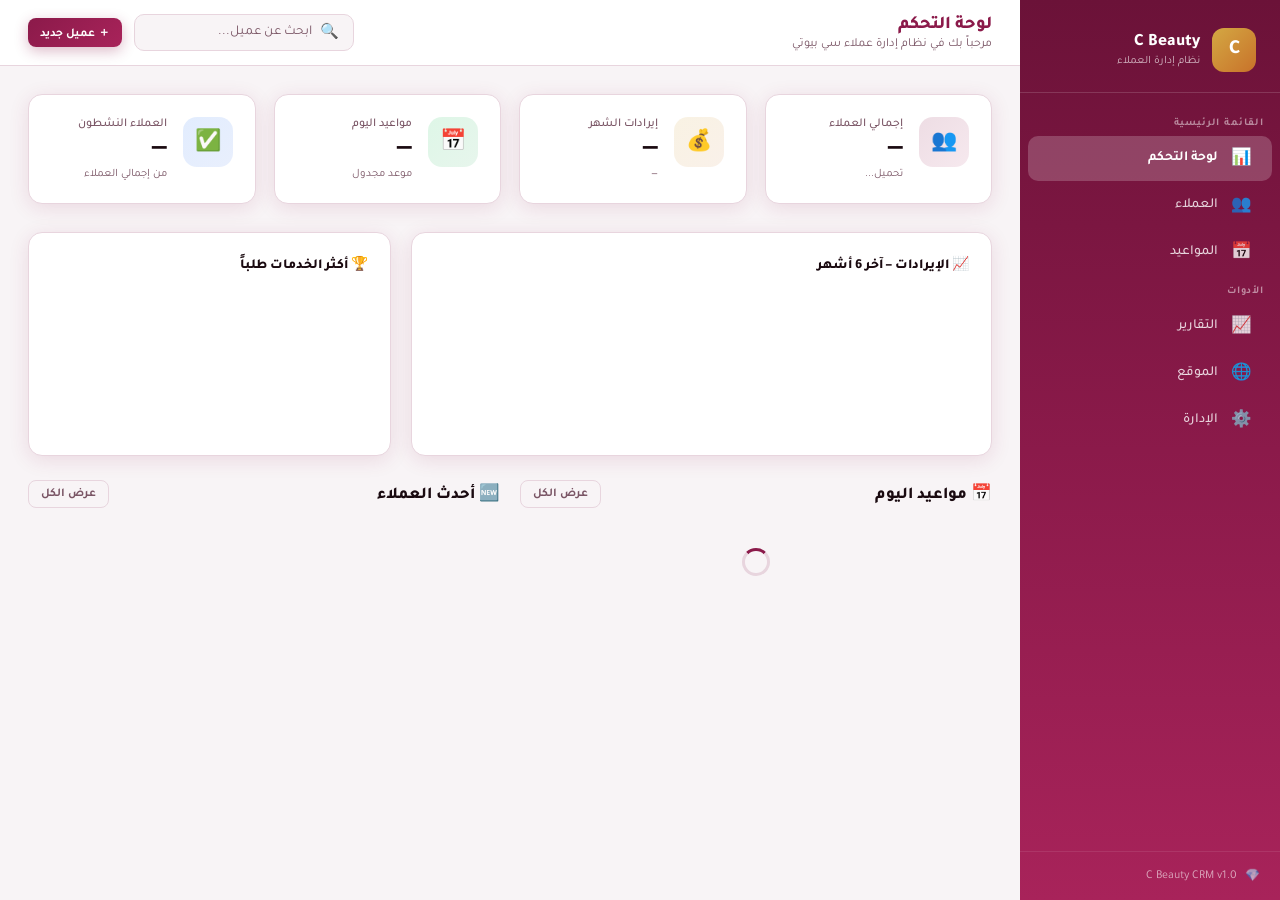
<file: crm.html>
<!DOCTYPE html>
<html lang="ar" dir="rtl">
<head>
<meta charset="UTF-8">
<meta name="viewport" content="width=device-width, initial-scale=1.0">
<title>C Beauty CRM – إدارة العملاء</title>
<link rel="preconnect" href="https://fonts.googleapis.com">
<link href="https://fonts.googleapis.com/css2?family=Tajawal:wght@300;400;500;700;800&family=Inter:wght@400;500;600&display=swap" rel="stylesheet">
<style>
/* ─── RESET & VARS ─────────────────────────────────────────── */
*,*::before,*::after{box-sizing:border-box;margin:0;padding:0;}
:root{
  --burg:#8B1A4A; --burg-d:#6B1238; --burg-l:#A8235A;
  --gold:#D4A843; --gold2:#C8722A;
  --grad:linear-gradient(135deg,#8B1A4A,#A8235A);
  --gold-grad:linear-gradient(135deg,#D4A843,#C8722A);
  --bg:#F8F4F6; --card:#fff;
  --text:#1a0a10; --muted:#7a5565; --border:#e8d5de;
  --success:#22c55e; --warning:#f59e0b; --danger:#ef4444; --info:#3b82f6;
  --sidebar:260px;
  --shadow:0 4px 20px rgba(139,26,74,.12);
  --radius:14px;
  --t:all .25s cubic-bezier(.4,0,.2,1);
}
html{font-family:'Tajawal',sans-serif;font-size:15px;}
body{background:var(--bg);color:var(--text);min-height:100vh;display:flex;flex-direction:column;}
a{text-decoration:none;color:inherit;}
button{cursor:pointer;font-family:inherit;}
input,select,textarea{font-family:inherit;}

/* ─── LAYOUT ────────────────────────────────────────────────── */
.layout{display:flex;min-height:100vh;}

/* ─── SIDEBAR ───────────────────────────────────────────────── */
.sidebar{
  width:var(--sidebar);flex-shrink:0;
  background:linear-gradient(180deg,#6B1238 0%,#8B1A4A 50%,#A8235A 100%);
  color:#fff;display:flex;flex-direction:column;
  position:fixed;top:0;right:0;bottom:0;z-index:100;
  transition:var(--t);
}
.sidebar-logo{
  padding:28px 24px 20px;border-bottom:1px solid rgba(255,255,255,.15);
  display:flex;align-items:center;gap:12px;
}
.sidebar-logo .logo-icon{
  width:44px;height:44px;border-radius:12px;
  background:var(--gold-grad);display:flex;align-items:center;justify-content:center;
  font-size:20px;font-weight:800;color:#fff;flex-shrink:0;
}
.sidebar-logo .logo-text h2{font-size:1.15rem;font-weight:800;}
.sidebar-logo .logo-text p{font-size:.75rem;opacity:.7;margin-top:2px;}

.nav{flex:1;padding:16px 0;overflow-y:auto;}
.nav-section{padding:8px 16px 4px;font-size:.7rem;font-weight:700;opacity:.5;text-transform:uppercase;letter-spacing:.08em;}
.nav-item{
  display:flex;align-items:center;gap:12px;padding:11px 20px;
  font-size:.92rem;font-weight:500;border-radius:0;cursor:pointer;
  transition:var(--t);color:rgba(255,255,255,.8);margin:2px 8px;border-radius:10px;
}
.nav-item:hover{background:rgba(255,255,255,.12);color:#fff;}
.nav-item.active{background:rgba(255,255,255,.2);color:#fff;font-weight:700;}
.nav-item .nav-icon{font-size:1.1rem;width:22px;text-align:center;}
.nav-item .badge{
  margin-right:auto;background:var(--gold-grad);
  color:#fff;font-size:.68rem;padding:2px 7px;border-radius:20px;font-weight:700;
}

.sidebar-footer{
  padding:16px 20px;border-top:1px solid rgba(255,255,255,.15);
  font-size:.8rem;opacity:.6;display:flex;align-items:center;gap:8px;
}

/* ─── MAIN ──────────────────────────────────────────────────── */
.main{margin-right:var(--sidebar);flex:1;display:flex;flex-direction:column;}

.topbar{
  background:var(--card);border-bottom:1px solid var(--border);
  padding:14px 28px;display:flex;align-items:center;gap:16px;
  position:sticky;top:0;z-index:50;
}
.topbar-title{font-size:1.2rem;font-weight:800;color:var(--burg);}
.topbar-sub{font-size:.82rem;color:var(--muted);margin-top:1px;}
.topbar-right{margin-right:auto;display:flex;align-items:center;gap:12px;}
.search-bar{
  display:flex;align-items:center;gap:8px;
  background:var(--bg);border:1.5px solid var(--border);border-radius:10px;
  padding:7px 14px;min-width:220px;
}
.search-bar input{border:none;background:transparent;outline:none;font-size:.9rem;width:100%;color:var(--text);}
.search-bar input::placeholder{color:var(--muted);}
.btn-icon{
  width:38px;height:38px;border-radius:10px;border:1.5px solid var(--border);
  background:var(--card);display:flex;align-items:center;justify-content:center;
  font-size:1rem;transition:var(--t);color:var(--muted);
}
.btn-icon:hover{background:var(--bg);border-color:var(--burg);color:var(--burg);}

.content{padding:28px;flex:1;}

/* ─── VIEWS ─────────────────────────────────────────────────── */
.view{display:none;}
.view.active{display:block;}

/* ─── STAT CARDS ────────────────────────────────────────────── */
.stat-grid{display:grid;grid-template-columns:repeat(auto-fit,minmax(200px,1fr));gap:18px;margin-bottom:28px;}
.stat-card{
  background:var(--card);border-radius:var(--radius);padding:22px;
  box-shadow:var(--shadow);border:1px solid var(--border);
  display:flex;align-items:flex-start;gap:16px;transition:var(--t);
}
.stat-card:hover{transform:translateY(-2px);box-shadow:0 8px 28px rgba(139,26,74,.16);}
.stat-icon{
  width:50px;height:50px;border-radius:14px;display:flex;align-items:center;
  justify-content:center;font-size:1.4rem;flex-shrink:0;
}
.stat-icon.burg{background:linear-gradient(135deg,rgba(139,26,74,.15),rgba(168,35,90,.1));}
.stat-icon.gold{background:linear-gradient(135deg,rgba(212,168,67,.15),rgba(200,114,42,.1));}
.stat-icon.green{background:linear-gradient(135deg,rgba(34,197,94,.15),rgba(22,163,74,.1));}
.stat-icon.blue{background:linear-gradient(135deg,rgba(59,130,246,.15),rgba(37,99,235,.1));}
.stat-body{}
.stat-label{font-size:.8rem;color:var(--muted);font-weight:500;margin-bottom:4px;}
.stat-value{font-size:1.65rem;font-weight:800;color:var(--text);}
.stat-sub{font-size:.75rem;color:var(--muted);margin-top:3px;}
.stat-sub.up{color:var(--success);}
.stat-sub.down{color:var(--danger);}

/* ─── SECTION HEADER ────────────────────────────────────────── */
.section-hdr{
  display:flex;align-items:center;justify-content:space-between;margin-bottom:18px;
}
.section-hdr h2{font-size:1.1rem;font-weight:800;color:var(--text);}
.section-hdr p{font-size:.82rem;color:var(--muted);margin-top:2px;}

/* ─── BUTTONS ───────────────────────────────────────────────── */
.btn{
  display:inline-flex;align-items:center;gap:7px;padding:9px 18px;
  border-radius:10px;font-size:.88rem;font-weight:600;border:none;transition:var(--t);
}
.btn-primary{background:var(--grad);color:#fff;box-shadow:0 4px 14px rgba(139,26,74,.3);}
.btn-primary:hover{filter:brightness(1.1);transform:translateY(-1px);}
.btn-gold{background:var(--gold-grad);color:#fff;box-shadow:0 4px 14px rgba(212,168,67,.3);}
.btn-gold:hover{filter:brightness(1.1);}
.btn-outline{background:transparent;border:1.5px solid var(--border);color:var(--muted);}
.btn-outline:hover{border-color:var(--burg);color:var(--burg);background:rgba(139,26,74,.05);}
.btn-danger{background:#fee2e2;color:var(--danger);border:1.5px solid #fecaca;}
.btn-danger:hover{background:var(--danger);color:#fff;}
.btn-sm{padding:6px 12px;font-size:.8rem;border-radius:8px;}
.btn-xs{padding:4px 9px;font-size:.75rem;border-radius:7px;}

/* ─── TABLE ─────────────────────────────────────────────────── */
.table-card{
  background:var(--card);border-radius:var(--radius);
  box-shadow:var(--shadow);border:1px solid var(--border);overflow:hidden;
}
.table-toolbar{
  padding:16px 20px;border-bottom:1px solid var(--border);
  display:flex;align-items:center;gap:12px;flex-wrap:wrap;
}
.filter-tabs{display:flex;gap:6px;}
.filter-tab{
  padding:6px 14px;border-radius:8px;font-size:.82rem;font-weight:600;cursor:pointer;
  border:1.5px solid var(--border);background:transparent;color:var(--muted);transition:var(--t);
}
.filter-tab.active,.filter-tab:hover{background:var(--burg);color:#fff;border-color:var(--burg);}
table{width:100%;border-collapse:collapse;}
thead th{
  padding:12px 16px;text-align:right;font-size:.78rem;font-weight:700;
  color:var(--muted);background:#fdf6f9;border-bottom:1px solid var(--border);
  white-space:nowrap;
}
tbody tr{border-bottom:1px solid #f5eaef;transition:var(--t);}
tbody tr:last-child{border-bottom:none;}
tbody tr:hover{background:#fdf6f9;}
tbody td{padding:13px 16px;font-size:.88rem;vertical-align:middle;}
.no-data{text-align:center;padding:48px 20px;color:var(--muted);}
.no-data .no-icon{font-size:2.5rem;margin-bottom:12px;}
.no-data p{font-size:.9rem;}

/* ─── AVATAR ────────────────────────────────────────────────── */
.avatar{
  width:36px;height:36px;border-radius:50%;
  background:var(--grad);color:#fff;display:inline-flex;
  align-items:center;justify-content:center;font-size:.85rem;font-weight:700;flex-shrink:0;
}
.avatar-lg{width:52px;height:52px;font-size:1.2rem;}
.customer-cell{display:flex;align-items:center;gap:10px;}
.customer-cell .name{font-weight:700;font-size:.9rem;}
.customer-cell .phone{font-size:.78rem;color:var(--muted);}

/* ─── BADGES ────────────────────────────────────────────────── */
.badge{display:inline-flex;align-items:center;padding:3px 10px;border-radius:20px;font-size:.75rem;font-weight:700;}
.badge-active{background:#dcfce7;color:#16a34a;}
.badge-inactive{background:#fee2e2;color:#dc2626;}
.badge-vip{background:linear-gradient(135deg,rgba(212,168,67,.2),rgba(200,114,42,.15));color:#92400e;}
.badge-scheduled{background:#dbeafe;color:#1d4ed8;}
.badge-completed{background:#dcfce7;color:#15803d;}
.badge-cancelled{background:#fee2e2;color:#dc2626;}
.badge-pending{background:#fef3c7;color:#b45309;}

/* ─── SKIN TYPE DOTS ─────────────────────────────────────────── */
.skin-tag{display:inline-flex;align-items:center;gap:5px;padding:3px 9px;border-radius:6px;background:#fdf2f8;color:var(--burg);font-size:.75rem;font-weight:600;}

/* ─── MODAL ─────────────────────────────────────────────────── */
.modal-overlay{
  position:fixed;inset:0;background:rgba(26,10,16,.55);
  display:flex;align-items:center;justify-content:center;z-index:999;
  opacity:0;pointer-events:none;transition:opacity .2s;
}
.modal-overlay.open{opacity:1;pointer-events:all;}
.modal{
  background:var(--card);border-radius:20px;box-shadow:0 20px 60px rgba(0,0,0,.25);
  max-width:600px;width:calc(100% - 40px);max-height:90vh;overflow-y:auto;
  transform:translateY(20px) scale(.97);transition:transform .25s,opacity .25s;
}
.modal-overlay.open .modal{transform:translateY(0) scale(1);}
.modal-header{
  padding:22px 24px 16px;border-bottom:1px solid var(--border);
  display:flex;align-items:center;justify-content:space-between;position:sticky;top:0;background:var(--card);z-index:2;
}
.modal-header h3{font-size:1.05rem;font-weight:800;}
.modal-close{
  width:32px;height:32px;border-radius:8px;border:none;background:var(--bg);
  font-size:1rem;cursor:pointer;display:flex;align-items:center;justify-content:center;
  color:var(--muted);transition:var(--t);
}
.modal-close:hover{background:#fee2e2;color:var(--danger);}
.modal-body{padding:22px 24px;}
.modal-footer{
  padding:16px 24px;border-top:1px solid var(--border);
  display:flex;justify-content:flex-end;gap:10px;
}

/* ─── FORM ──────────────────────────────────────────────────── */
.form-grid{display:grid;grid-template-columns:1fr 1fr;gap:16px;}
.form-grid.single{grid-template-columns:1fr;}
.form-group{display:flex;flex-direction:column;gap:6px;}
.form-group.span2{grid-column:1/-1;}
.form-label{font-size:.82rem;font-weight:700;color:var(--text);}
.form-label span{color:var(--danger);}
.form-control{
  padding:10px 14px;border:1.5px solid var(--border);border-radius:10px;
  font-size:.9rem;background:var(--bg);color:var(--text);outline:none;transition:var(--t);
  direction:inherit;
}
.form-control:focus{border-color:var(--burg);background:#fff;box-shadow:0 0 0 3px rgba(139,26,74,.08);}
.form-control::placeholder{color:var(--muted);}
select.form-control{appearance:none;background-image:url("data:image/svg+xml,%3Csvg xmlns='http://www.w3.org/2000/svg' width='12' height='8' viewBox='0 0 12 8'%3E%3Cpath d='M1 1l5 5 5-5' stroke='%237a5565' stroke-width='1.5' fill='none' stroke-linecap='round'/%3E%3C/svg%3E");background-repeat:no-repeat;background-position:left 12px center;}
textarea.form-control{resize:vertical;min-height:90px;}
.tag-input-wrap{display:flex;flex-wrap:wrap;gap:6px;padding:8px;border:1.5px solid var(--border);border-radius:10px;background:var(--bg);min-height:44px;cursor:text;}
.tag-input-wrap:focus-within{border-color:var(--burg);}
.tag-chip{background:var(--grad);color:#fff;border-radius:20px;padding:3px 10px;font-size:.77rem;font-weight:600;display:flex;align-items:center;gap:5px;}
.tag-chip button{background:none;border:none;color:rgba(255,255,255,.7);cursor:pointer;padding:0;line-height:1;font-size:.9rem;}
.tag-chip button:hover{color:#fff;}
.tag-input-wrap input{border:none;background:transparent;outline:none;font-size:.85rem;min-width:80px;flex:1;}
.checkbox-group{display:flex;flex-wrap:wrap;gap:8px;}
.checkbox-item{display:flex;align-items:center;gap:6px;cursor:pointer;}
.checkbox-item input[type=checkbox]{accent-color:var(--burg);width:15px;height:15px;}
.checkbox-item label{font-size:.82rem;color:var(--text);cursor:pointer;}

/* ─── CUSTOMER DETAIL PANEL ──────────────────────────────────── */
.detail-modal .modal{max-width:780px;}
.detail-tabs{display:flex;gap:4px;border-bottom:1px solid var(--border);padding:0 24px;margin-bottom:20px;}
.detail-tab{padding:10px 16px;font-size:.88rem;font-weight:600;border:none;background:transparent;cursor:pointer;color:var(--muted);border-bottom:2px solid transparent;transition:var(--t);margin-bottom:-1px;}
.detail-tab.active{color:var(--burg);border-bottom-color:var(--burg);}

.info-grid{display:grid;grid-template-columns:1fr 1fr;gap:14px;}
.info-item .lbl{font-size:.75rem;font-weight:700;color:var(--muted);margin-bottom:4px;}
.info-item .val{font-size:.9rem;color:var(--text);font-weight:500;}
.timeline{display:flex;flex-direction:column;gap:12px;}
.timeline-item{
  display:flex;gap:12px;padding:12px 14px;
  background:var(--bg);border-radius:10px;border:1px solid var(--border);
}
.timeline-icon{
  width:32px;height:32px;border-radius:8px;
  background:var(--grad);color:#fff;
  display:flex;align-items:center;justify-content:center;font-size:.85rem;flex-shrink:0;
}
.timeline-content .title{font-size:.88rem;font-weight:700;}
.timeline-content .sub{font-size:.77rem;color:var(--muted);margin-top:2px;}
.note-item{padding:12px 14px;background:var(--bg);border-radius:10px;border:1px solid var(--border);margin-bottom:10px;}
.note-item .note-meta{display:flex;justify-content:space-between;margin-bottom:6px;}
.note-item .note-type{font-size:.72rem;font-weight:700;padding:2px 8px;border-radius:20px;background:var(--grad);color:#fff;}
.note-item .note-date{font-size:.73rem;color:var(--muted);}
.note-item .note-text{font-size:.87rem;line-height:1.6;}

/* ─── CHART ─────────────────────────────────────────────────── */
.chart-card{background:var(--card);border-radius:var(--radius);padding:22px;box-shadow:var(--shadow);border:1px solid var(--border);}
.chart-title{font-size:.92rem;font-weight:800;margin-bottom:18px;}
.bar-chart{display:flex;align-items:flex-end;gap:8px;height:140px;}
.bar-wrap{flex:1;display:flex;flex-direction:column;align-items:center;gap:5px;}
.bar{width:100%;border-radius:6px 6px 0 0;background:var(--grad);min-height:4px;transition:height .5s;}
.bar-lbl{font-size:.68rem;color:var(--muted);white-space:nowrap;}
.bar-val{font-size:.7rem;font-weight:700;color:var(--burg);}

/* ─── CALENDAR MINI ──────────────────────────────────────────── */
.today-apts{display:flex;flex-direction:column;gap:10px;}
.apt-card{
  display:flex;align-items:center;gap:12px;padding:12px 14px;
  background:var(--bg);border-radius:10px;border:1px solid var(--border);
  transition:var(--t);
}
.apt-card:hover{border-color:var(--burg);background:#fdf6f9;}
.apt-time{
  font-size:.82rem;font-weight:800;color:var(--burg);
  text-align:center;min-width:44px;
}
.apt-info .service{font-size:.88rem;font-weight:700;}
.apt-info .cname{font-size:.77rem;color:var(--muted);margin-top:2px;}
.apt-status{margin-right:auto;}

/* ─── RESPONSIVE ────────────────────────────────────────────── */
@media(max-width:900px){
  .sidebar{width:64px;}
  .sidebar-logo .logo-text,.nav-item span:not(.nav-icon),.nav-section,.sidebar-footer span{display:none;}
  .nav-item{justify-content:center;padding:13px;}
  .nav-item .badge{display:none;}
  .main{margin-right:64px;}
  .form-grid{grid-template-columns:1fr;}
  .form-group.span2{grid-column:1;}
}
@media(max-width:640px){
  .stat-grid{grid-template-columns:1fr 1fr;}
  .content{padding:16px;}
  .topbar{padding:12px 16px;}
}

/* ─── TOAST ─────────────────────────────────────────────────── */
#toast-container{position:fixed;bottom:24px;left:24px;z-index:9999;display:flex;flex-direction:column;gap:10px;}
.toast{
  background:var(--card);border-radius:12px;padding:12px 18px;
  box-shadow:0 8px 28px rgba(0,0,0,.2);border-right:4px solid var(--burg);
  display:flex;align-items:center;gap:10px;font-size:.88rem;font-weight:600;
  animation:slideIn .3s ease;max-width:320px;
}
.toast.success{border-right-color:var(--success);}
.toast.error{border-right-color:var(--danger);}
@keyframes slideIn{from{transform:translateX(-20px);opacity:0;}to{transform:translateX(0);opacity:1;}}

/* ─── LOADING ───────────────────────────────────────────────── */
.spinner{
  width:28px;height:28px;border:3px solid var(--border);
  border-top-color:var(--burg);border-radius:50%;animation:spin .7s linear infinite;
  margin:40px auto;display:block;
}
@keyframes spin{to{transform:rotate(360deg);}}
.loading-row td{text-align:center;padding:32px;}

/* ─── PAGINATION ────────────────────────────────────────────── */
.pagination{display:flex;align-items:center;justify-content:flex-end;gap:6px;padding:14px 20px;border-top:1px solid var(--border);}
.page-btn{
  width:32px;height:32px;border-radius:8px;border:1.5px solid var(--border);
  background:transparent;font-size:.82rem;font-weight:700;cursor:pointer;transition:var(--t);
  display:flex;align-items:center;justify-content:center;color:var(--muted);
}
.page-btn:hover,.page-btn.active{background:var(--burg);color:#fff;border-color:var(--burg);}
.page-info{font-size:.8rem;color:var(--muted);margin-left:10px;}
</style>
</head>
<body>

<div id="toast-container"></div>

<div class="layout">
  <!-- ── SIDEBAR ── -->
  <aside class="sidebar">
    <div class="sidebar-logo">
      <div class="logo-icon">C</div>
      <div class="logo-text">
        <h2>C Beauty</h2>
        <p>نظام إدارة العملاء</p>
      </div>
    </div>
    <nav class="nav">
      <div class="nav-section">القائمة الرئيسية</div>
      <div class="nav-item active" data-view="dashboard">
        <span class="nav-icon">📊</span>
        <span>لوحة التحكم</span>
      </div>
      <div class="nav-item" data-view="customers">
        <span class="nav-icon">👥</span>
        <span>العملاء</span>
      </div>
      <div class="nav-item" data-view="appointments">
        <span class="nav-icon">📅</span>
        <span>المواعيد</span>
      </div>
      <div class="nav-section">الأدوات</div>
      <div class="nav-item" data-view="reports">
        <span class="nav-icon">📈</span>
        <span>التقارير</span>
      </div>
      <div class="nav-item" onclick="window.open('index.html','_blank')">
        <span class="nav-icon">🌐</span>
        <span>الموقع</span>
      </div>
      <div class="nav-item" onclick="window.open('admin/','_blank')">
        <span class="nav-icon">⚙️</span>
        <span>الإدارة</span>
      </div>
    </nav>
    <div class="sidebar-footer">
      <span>💎</span>
      <span>C Beauty CRM v1.0</span>
    </div>
  </aside>

  <!-- ── MAIN ── -->
  <div class="main">
    <!-- Topbar -->
    <div class="topbar">
      <div>
        <div class="topbar-title" id="topbar-title">لوحة التحكم</div>
        <div class="topbar-sub" id="topbar-sub">مرحباً بك في نظام إدارة عملاء سي بيوتي</div>
      </div>
      <div class="topbar-right">
        <div class="search-bar" id="global-search-bar">
          <span>🔍</span>
          <input type="text" id="global-search" placeholder="ابحث عن عميل..." oninput="handleGlobalSearch(this.value)">
        </div>
        <button class="btn btn-primary btn-sm" onclick="openAddCustomer()">
          ＋ عميل جديد
        </button>
      </div>
    </div>

    <div class="content">

      <!-- ══ DASHBOARD VIEW ══ -->
      <div class="view active" id="view-dashboard">
        <div class="stat-grid" id="stat-grid">
          <div class="stat-card"><div class="stat-icon burg">👥</div><div class="stat-body"><div class="stat-label">إجمالي العملاء</div><div class="stat-value" id="stat-total">—</div><div class="stat-sub" id="stat-new">تحميل...</div></div></div>
          <div class="stat-card"><div class="stat-icon gold">💰</div><div class="stat-body"><div class="stat-label">إيرادات الشهر</div><div class="stat-value" id="stat-month-rev">—</div><div class="stat-sub" id="stat-total-rev">—</div></div></div>
          <div class="stat-card"><div class="stat-icon green">📅</div><div class="stat-body"><div class="stat-label">مواعيد اليوم</div><div class="stat-value" id="stat-today">—</div><div class="stat-sub">موعد مجدول</div></div></div>
          <div class="stat-card"><div class="stat-icon blue">✅</div><div class="stat-body"><div class="stat-label">العملاء النشطون</div><div class="stat-value" id="stat-active">—</div><div class="stat-sub">من إجمالي العملاء</div></div></div>
        </div>

        <div style="display:grid;grid-template-columns:1.6fr 1fr;gap:20px;margin-bottom:24px;">
          <div class="chart-card">
            <div class="chart-title">📈 الإيرادات – آخر 6 أشهر</div>
            <div class="bar-chart" id="revenue-chart"></div>
          </div>
          <div class="chart-card">
            <div class="chart-title">🏆 أكثر الخدمات طلباً</div>
            <div id="top-services"></div>
          </div>
        </div>

        <div style="display:grid;grid-template-columns:1fr 1fr;gap:20px;">
          <div>
            <div class="section-hdr"><div><h2>📅 مواعيد اليوم</h2></div><button class="btn btn-outline btn-sm" onclick="switchView('appointments')">عرض الكل</button></div>
            <div id="today-apts-list"><div class="spinner"></div></div>
          </div>
          <div>
            <div class="section-hdr"><div><h2>🆕 أحدث العملاء</h2></div><button class="btn btn-outline btn-sm" onclick="switchView('customers')">عرض الكل</button></div>
            <div id="recent-customers"></div>
          </div>
        </div>
      </div>

      <!-- ══ CUSTOMERS VIEW ══ -->
      <div class="view" id="view-customers">
        <div class="section-hdr">
          <div><h2>قائمة العملاء</h2><p id="customer-count-lbl">تحميل...</p></div>
          <div style="display:flex;gap:10px;">
            <button class="btn btn-outline btn-sm" onclick="exportCSV()">⬇ تصدير CSV</button>
            <button class="btn btn-primary" onclick="openAddCustomer()">＋ إضافة عميل</button>
          </div>
        </div>
        <div class="table-card">
          <div class="table-toolbar">
            <div class="search-bar" style="min-width:240px;">
              <span>🔍</span>
              <input type="text" id="customer-search" placeholder="بحث بالاسم أو الهاتف..." oninput="filterCustomers(this.value)">
            </div>
            <div class="filter-tabs">
              <button class="filter-tab active" data-filter="all" onclick="setCustomerFilter('all',this)">الكل</button>
              <button class="filter-tab" data-filter="active" onclick="setCustomerFilter('active',this)">نشط</button>
              <button class="filter-tab" data-filter="vip" onclick="setCustomerFilter('vip',this)">VIP</button>
              <button class="filter-tab" data-filter="inactive" onclick="setCustomerFilter('inactive',this)">غير نشط</button>
            </div>
          </div>
          <div style="overflow-x:auto;">
            <table>
              <thead>
                <tr>
                  <th>العميلة</th>
                  <th>نوع البشرة</th>
                  <th>المصدر</th>
                  <th>الزيارات</th>
                  <th>إجمالي الإنفاق</th>
                  <th>آخر زيارة</th>
                  <th>الحالة</th>
                  <th>إجراء</th>
                </tr>
              </thead>
              <tbody id="customers-tbody">
                <tr class="loading-row"><td colspan="8"><div class="spinner"></div></td></tr>
              </tbody>
            </table>
          </div>
          <div class="pagination" id="customers-pagination"></div>
        </div>
      </div>

      <!-- ══ APPOINTMENTS VIEW ══ -->
      <div class="view" id="view-appointments">
        <div class="section-hdr">
          <div><h2>المواعيد</h2><p id="apt-count-lbl">تحميل...</p></div>
          <button class="btn btn-primary" onclick="openAddAppointment()">＋ موعد جديد</button>
        </div>
        <div class="table-card">
          <div class="table-toolbar">
            <div class="filter-tabs">
              <button class="filter-tab active" data-filter="all" onclick="setAptFilter('all',this)">الكل</button>
              <button class="filter-tab" data-filter="scheduled" onclick="setAptFilter('scheduled',this)">مجدول</button>
              <button class="filter-tab" data-filter="completed" onclick="setAptFilter('completed',this)">مكتمل</button>
              <button class="filter-tab" data-filter="cancelled" onclick="setAptFilter('cancelled',this)">ملغي</button>
            </div>
            <input type="date" id="apt-date-filter" class="form-control" style="width:160px;" oninput="renderAppointments()">
          </div>
          <div style="overflow-x:auto;">
            <table>
              <thead>
                <tr>
                  <th>العميلة</th>
                  <th>الخدمة</th>
                  <th>التاريخ</th>
                  <th>الوقت</th>
                  <th>المدة</th>
                  <th>السعر</th>
                  <th>الحالة</th>
                  <th>إجراء</th>
                </tr>
              </thead>
              <tbody id="appointments-tbody">
                <tr class="loading-row"><td colspan="8"><div class="spinner"></div></td></tr>
              </tbody>
            </table>
          </div>
        </div>
      </div>

      <!-- ══ REPORTS VIEW ══ -->
      <div class="view" id="view-reports">
        <div class="section-hdr"><div><h2>التقارير والإحصائيات</h2></div></div>
        <div style="display:grid;grid-template-columns:1fr 1fr;gap:20px;">
          <div class="chart-card">
            <div class="chart-title">📊 توزيع أنواع البشرة</div>
            <div id="skin-chart"></div>
          </div>
          <div class="chart-card">
            <div class="chart-title">📍 مصادر العملاء</div>
            <div id="source-chart"></div>
          </div>
          <div class="chart-card" style="grid-column:1/-1;">
            <div class="chart-title">💳 أعلى 10 عميلات إنفاقاً</div>
            <div id="top-spenders"></div>
          </div>
        </div>
      </div>

    </div><!-- /content -->
  </div><!-- /main -->
</div><!-- /layout -->

<!-- ══ ADD / EDIT CUSTOMER MODAL ══ -->
<div class="modal-overlay" id="customer-modal">
  <div class="modal">
    <div class="modal-header">
      <h3 id="customer-modal-title">إضافة عميلة جديدة</h3>
      <button class="modal-close" onclick="closeModal('customer-modal')">✕</button>
    </div>
    <div class="modal-body">
      <form id="customer-form" onsubmit="saveCustomer(event)">
        <input type="hidden" id="cf-id">
        <div class="form-grid">
          <div class="form-group">
            <label class="form-label">الاسم الكامل <span>*</span></label>
            <input class="form-control" id="cf-name" placeholder="اسم العميلة" required>
          </div>
          <div class="form-group">
            <label class="form-label">رقم الهاتف <span>*</span></label>
            <input class="form-control" id="cf-phone" placeholder="+249..." required>
          </div>
          <div class="form-group">
            <label class="form-label">البريد الإلكتروني</label>
            <input class="form-control" id="cf-email" type="email" placeholder="email@example.com">
          </div>
          <div class="form-group">
            <label class="form-label">تاريخ الميلاد</label>
            <input class="form-control" id="cf-dob" type="date">
          </div>
          <div class="form-group">
            <label class="form-label">نوع البشرة</label>
            <select class="form-control" id="cf-skin">
              <option value="">اختر...</option>
              <option value="normal">عادية</option>
              <option value="oily">دهنية</option>
              <option value="dry">جافة</option>
              <option value="combination">مختلطة</option>
              <option value="sensitive">حساسة</option>
            </select>
          </div>
          <div class="form-group">
            <label class="form-label">مصدر العميلة</label>
            <select class="form-control" id="cf-source">
              <option value="">اختر...</option>
              <option value="instagram">انستغرام</option>
              <option value="tiktok">تيك توك</option>
              <option value="snapchat">سناب شات</option>
              <option value="referral">توصية</option>
              <option value="walk-in">زيارة مباشرة</option>
              <option value="website">الموقع</option>
              <option value="whatsapp">واتساب</option>
            </select>
          </div>
          <div class="form-group">
            <label class="form-label">المدينة</label>
            <input class="form-control" id="cf-city" placeholder="المدينة">
          </div>
          <div class="form-group">
            <label class="form-label">الحالة</label>
            <select class="form-control" id="cf-status">
              <option value="active">نشطة</option>
              <option value="vip">VIP</option>
              <option value="inactive">غير نشطة</option>
            </select>
          </div>
          <div class="form-group span2">
            <label class="form-label">مخاوف البشرة</label>
            <div class="checkbox-group">
              <label class="checkbox-item"><input type="checkbox" class="cf-concern" value="acne"> <label>حب الشباب</label></label>
              <label class="checkbox-item"><input type="checkbox" class="cf-concern" value="pigmentation"> <label>تصبغات</label></label>
              <label class="checkbox-item"><input type="checkbox" class="cf-concern" value="dryness"> <label>جفاف</label></label>
              <label class="checkbox-item"><input type="checkbox" class="cf-concern" value="wrinkles"> <label>تجاعيد</label></label>
              <label class="checkbox-item"><input type="checkbox" class="cf-concern" value="sensitivity"> <label>حساسية</label></label>
              <label class="checkbox-item"><input type="checkbox" class="cf-concern" value="oiliness"> <label>دهنية زائدة</label></label>
              <label class="checkbox-item"><input type="checkbox" class="cf-concern" value="darkCircles"> <label>هالات سوداء</label></label>
            </div>
          </div>
          <div class="form-group span2">
            <label class="form-label">الوسوم (Tags) — اضغط Enter لإضافة</label>
            <div class="tag-input-wrap" id="tag-wrap" onclick="document.getElementById('tag-input').focus()">
              <input type="text" id="tag-input" placeholder="أضف وسم..." onkeydown="handleTagInput(event)">
            </div>
          </div>
        </div>
        <div style="display:none;"><button type="submit"></button></div>
      </form>
    </div>
    <div class="modal-footer">
      <button class="btn btn-outline" onclick="closeModal('customer-modal')">إلغاء</button>
      <button class="btn btn-primary" onclick="document.getElementById('customer-form').requestSubmit()" id="save-customer-btn">💾 حفظ</button>
    </div>
  </div>
</div>

<!-- ══ CUSTOMER DETAIL MODAL ══ -->
<div class="modal-overlay detail-modal" id="detail-modal">
  <div class="modal" style="max-width:780px;">
    <div class="modal-header">
      <div style="display:flex;align-items:center;gap:12px;">
        <div class="avatar avatar-lg" id="detail-avatar">?</div>
        <div>
          <h3 id="detail-name">—</h3>
          <div style="font-size:.8rem;color:var(--muted);" id="detail-phone">—</div>
        </div>
      </div>
      <button class="modal-close" onclick="closeModal('detail-modal')">✕</button>
    </div>
    <div class="detail-tabs">
      <button class="detail-tab active" onclick="switchDetailTab('info',this)">المعلومات</button>
      <button class="detail-tab" onclick="switchDetailTab('appointments',this)">المواعيد</button>
      <button class="detail-tab" onclick="switchDetailTab('notes',this)">الملاحظات</button>
    </div>
    <div class="modal-body" style="padding-top:0;">
      <div id="detail-info">
        <div class="info-grid" id="detail-info-grid"></div>
      </div>
      <div id="detail-appointments" style="display:none;">
        <div style="display:flex;justify-content:flex-end;margin-bottom:12px;">
          <button class="btn btn-primary btn-sm" onclick="openAddAppointment(currentDetailId)">＋ موعد جديد</button>
        </div>
        <div id="detail-apts-list"></div>
      </div>
      <div id="detail-notes" style="display:none;">
        <div style="margin-bottom:14px;">
          <textarea class="form-control" id="new-note-text" placeholder="اكتب ملاحظة..." rows="3"></textarea>
          <div style="display:flex;gap:8px;margin-top:8px;">
            <select class="form-control" id="new-note-type" style="width:140px;">
              <option value="general">عامة</option>
              <option value="skin">بشرة</option>
              <option value="allergy">حساسية</option>
              <option value="follow-up">متابعة</option>
            </select>
            <button class="btn btn-primary btn-sm" onclick="addNote()">＋ إضافة</button>
          </div>
        </div>
        <div id="detail-notes-list"></div>
      </div>
    </div>
    <div class="modal-footer" id="detail-modal-footer">
      <button class="btn btn-danger btn-sm" onclick="deleteCustomer(currentDetailId)">🗑 حذف</button>
      <button class="btn btn-outline" onclick="closeModal('detail-modal')">إغلاق</button>
      <button class="btn btn-primary" onclick="editCustomer(currentDetailId)">✏️ تعديل</button>
    </div>
  </div>
</div>

<!-- ══ ADD APPOINTMENT MODAL ══ -->
<div class="modal-overlay" id="apt-modal">
  <div class="modal">
    <div class="modal-header">
      <h3 id="apt-modal-title">موعد جديد</h3>
      <button class="modal-close" onclick="closeModal('apt-modal')">✕</button>
    </div>
    <div class="modal-body">
      <form id="apt-form" onsubmit="saveAppointment(event)">
        <input type="hidden" id="af-id">
        <div class="form-grid">
          <div class="form-group span2">
            <label class="form-label">العميلة <span>*</span></label>
            <select class="form-control" id="af-customer" required></select>
          </div>
          <div class="form-group span2">
            <label class="form-label">الخدمة <span>*</span></label>
            <select class="form-control" id="af-service" required>
              <option value="">اختر الخدمة...</option>
              <option value="استشارة بشرة">استشارة بشرة</option>
              <option value="تنظيف بشرة عميق">تنظيف بشرة عميق</option>
              <option value="جلسة هيدرا فيشيال">جلسة هيدرا فيشيال</option>
              <option value="علاج حب الشباب">علاج حب الشباب</option>
              <option value="تفتيح البشرة">تفتيح البشرة</option>
              <option value="مكافحة الشيخوخة">مكافحة الشيخوخة</option>
              <option value="علاج التصبغات">علاج التصبغات</option>
              <option value="ترطيب وتغذية">ترطيب وتغذية</option>
              <option value="ليزر">ليزر</option>
              <option value="ميزوثيرابي">ميزوثيرابي</option>
              <option value="بلازما">بلازما</option>
              <option value="مكياج">مكياج</option>
              <option value="أخرى">أخرى</option>
            </select>
          </div>
          <div class="form-group">
            <label class="form-label">التاريخ <span>*</span></label>
            <input class="form-control" id="af-date" type="date" required>
          </div>
          <div class="form-group">
            <label class="form-label">الوقت</label>
            <input class="form-control" id="af-time" type="time">
          </div>
          <div class="form-group">
            <label class="form-label">المدة (دقيقة)</label>
            <input class="form-control" id="af-duration" type="number" value="60" min="15" step="15">
          </div>
          <div class="form-group">
            <label class="form-label">السعر (SDG)</label>
            <input class="form-control" id="af-price" type="number" value="0" min="0">
          </div>
          <div class="form-group">
            <label class="form-label">الحالة</label>
            <select class="form-control" id="af-status">
              <option value="scheduled">مجدول</option>
              <option value="completed">مكتمل</option>
              <option value="cancelled">ملغي</option>
              <option value="pending">معلق</option>
            </select>
          </div>
          <div class="form-group span2">
            <label class="form-label">ملاحظة</label>
            <textarea class="form-control" id="af-note" rows="2" placeholder="ملاحظات إضافية..."></textarea>
          </div>
        </div>
      </form>
    </div>
    <div class="modal-footer">
      <button class="btn btn-outline" onclick="closeModal('apt-modal')">إلغاء</button>
      <button class="btn btn-primary" onclick="document.getElementById('apt-form').requestSubmit()">💾 حفظ الموعد</button>
    </div>
  </div>
</div>

<script>
// ─── API ────────────────────────────────────────────────────────────────────
const API = 'api/crm.php';

async function api(resource, method='GET', body=null, params={}) {
  const url = new URL(API, location.href);
  url.searchParams.set('resource', resource);
  for (const [k,v] of Object.entries(params)) if(v!==undefined && v!=='') url.searchParams.set(k,v);
  const opts = { method, headers:{'Content-Type':'application/json'} };
  if (body) opts.body = JSON.stringify(body);
  const r = await fetch(url, opts);
  return r.json();
}

// ─── STATE ──────────────────────────────────────────────────────────────────
let customers = [], appointments = [], stats = {};
let currentFilter = 'all', aptFilter = 'all';
let currentDetailId = null;
let tags = [];
const PAGE_SIZE = 15;
let currentPage = 1;
let filteredCustomers = [];

// ─── INIT ───────────────────────────────────────────────────────────────────
async function init() {
  await Promise.all([loadCustomers(), loadAppointments(), loadStats()]);
  renderDashboard();
  renderReports();
}

async function loadCustomers() {
  const d = await api('customers');
  customers = d.customers || [];
  filteredCustomers = [...customers];
}

async function loadAppointments() {
  const d = await api('appointments');
  appointments = d.appointments || [];
}

async function loadStats() {
  stats = await api('stats');
}

// ─── NAVIGATION ─────────────────────────────────────────────────────────────
const titles = {
  dashboard: ['لوحة التحكم','مرحباً بك في نظام إدارة عملاء سي بيوتي'],
  customers: ['العملاء','إدارة وعرض جميع العملاء'],
  appointments: ['المواعيد','جدول وإدارة مواعيد العميلات'],
  reports: ['التقارير','إحصائيات وتحليلات متقدمة'],
};

function switchView(v) {
  document.querySelectorAll('.view').forEach(el=>el.classList.remove('active'));
  document.querySelectorAll('.nav-item').forEach(el=>el.classList.remove('active'));
  document.getElementById('view-'+v).classList.add('active');
  document.querySelector(`[data-view="${v}"]`)?.classList.add('active');
  const [t,s] = titles[v] || [v,''];
  document.getElementById('topbar-title').textContent = t;
  document.getElementById('topbar-sub').textContent = s;
  if(v==='customers') renderCustomers();
  if(v==='appointments') renderAppointments();
  if(v==='reports') renderReports();
}

document.querySelectorAll('.nav-item[data-view]').forEach(el=>{
  el.addEventListener('click',()=>switchView(el.dataset.view));
});

// ─── DASHBOARD ──────────────────────────────────────────────────────────────
function renderDashboard() {
  document.getElementById('stat-total').textContent = stats.total_customers ?? 0;
  document.getElementById('stat-new').textContent = `＋${stats.new_this_month ?? 0} هذا الشهر`;
  document.getElementById('stat-month-rev').textContent = fmt(stats.month_revenue ?? 0);
  document.getElementById('stat-total-rev').textContent = `إجمالي: ${fmt(stats.total_revenue ?? 0)}`;
  document.getElementById('stat-today').textContent = stats.today_appointments ?? 0;
  document.getElementById('stat-active').textContent = stats.active_customers ?? 0;
  renderRevenueChart();
  renderTopServices();
  renderTodayApts();
  renderRecentCustomers();
}

function fmt(n) { return (parseFloat(n)||0).toLocaleString('ar-SA') + ' SDG'; }

function renderRevenueChart() {
  const chart = stats.revenue_chart || [];
  const max = Math.max(...chart.map(c=>c.revenue),1);
  const el = document.getElementById('revenue-chart');
  el.innerHTML = chart.map(c=>{
    const h = Math.max((c.revenue/max)*120,4);
    return `<div class="bar-wrap">
      <div class="bar-val">${(c.revenue/1000).toFixed(0)}k</div>
      <div class="bar" style="height:${h}px" title="${c.revenue}"></div>
      <div class="bar-lbl">${c.month.slice(5)}</div>
    </div>`;
  }).join('');
}

function renderTopServices() {
  const el = document.getElementById('top-services');
  const s = stats.top_services || {};
  const entries = Object.entries(s);
  if(!entries.length){el.innerHTML='<p style="color:var(--muted);font-size:.85rem;padding:12px 0;">لا توجد بيانات بعد</p>';return;}
  const max = entries[0][1];
  el.innerHTML = entries.map(([name,cnt])=>`
    <div style="margin-bottom:10px;">
      <div style="display:flex;justify-content:space-between;margin-bottom:4px;font-size:.8rem;">
        <span style="font-weight:600;">${name}</span><span style="color:var(--muted)">${cnt}</span>
      </div>
      <div style="background:var(--bg);border-radius:20px;height:6px;overflow:hidden;">
        <div style="height:100%;border-radius:20px;background:var(--grad);width:${(cnt/max)*100}%;transition:width .5s;"></div>
      </div>
    </div>
  `).join('');
}

function renderTodayApts() {
  const today = new Date().toISOString().slice(0,10);
  const todayList = appointments.filter(a=>a.date===today);
  const el = document.getElementById('today-apts-list');
  if(!todayList.length){el.innerHTML='<div class="no-data"><div class="no-icon">📅</div><p>لا توجد مواعيد اليوم</p></div>';return;}
  el.innerHTML = todayList.map(a=>`
    <div class="apt-card">
      <div class="apt-time">${a.time||'--:--'}</div>
      <div class="apt-info">
        <div class="service">${a.service}</div>
        <div class="cname">👤 ${a.customer_name||'—'}</div>
      </div>
      <div class="apt-status">${statusBadge(a.status)}</div>
    </div>
  `).join('');
}

function renderRecentCustomers() {
  const recent = [...customers].sort((a,b)=>new Date(b.created_at)-new Date(a.created_at)).slice(0,5);
  const el = document.getElementById('recent-customers');
  if(!recent.length){el.innerHTML='<div class="no-data"><div class="no-icon">👥</div><p>لا يوجد عملاء بعد</p></div>';return;}
  el.innerHTML = recent.map(c=>`
    <div class="apt-card" style="cursor:pointer;" onclick="openDetail(${c.id})">
      <div class="avatar">${initials(c.name)}</div>
      <div class="apt-info">
        <div class="service">${c.name}</div>
        <div class="cname">${c.phone}</div>
      </div>
      ${statusBadge(c.status)}
    </div>
  `).join('');
}

// ─── CUSTOMERS TABLE ─────────────────────────────────────────────────────────
function renderCustomers() {
  let list = [...customers];
  const q = document.getElementById('customer-search').value.toLowerCase();
  if(q) list = list.filter(c=>
    (c.name||'').toLowerCase().includes(q) ||
    (c.phone||'').toLowerCase().includes(q) ||
    (c.email||'').toLowerCase().includes(q)
  );
  if(currentFilter!=='all') list = list.filter(c=>(c.status||'active')===currentFilter);
  filteredCustomers = list;
  document.getElementById('customer-count-lbl').textContent = `${list.length} عميلة`;

  const start = (currentPage-1)*PAGE_SIZE, end = start+PAGE_SIZE;
  const page = list.slice(start,end);
  const tbody = document.getElementById('customers-tbody');

  if(!page.length){
    tbody.innerHTML=`<tr><td colspan="8"><div class="no-data"><div class="no-icon">👥</div><p>لا يوجد عملاء مطابقون</p></div></td></tr>`;
    document.getElementById('customers-pagination').innerHTML='';
    return;
  }

  tbody.innerHTML = page.map(c=>`
    <tr style="cursor:pointer;" onclick="openDetail(${c.id})">
      <td><div class="customer-cell">
        <div class="avatar">${initials(c.name)}</div>
        <div><div class="name">${c.name}</div><div class="phone">${c.phone}</div></div>
      </div></td>
      <td>${c.skin_type ? `<span class="skin-tag">🧴 ${skinLabel(c.skin_type)}</span>` : '—'}</td>
      <td>${sourceIcon(c.source)} ${sourceLabel(c.source)}</td>
      <td><b>${c.visit_count||0}</b></td>
      <td><b style="color:var(--burg)">${fmt(c.total_spent)}</b></td>
      <td>${c.last_visit ? formatDate(c.last_visit) : '—'}</td>
      <td>${statusBadge(c.status||'active')}</td>
      <td onclick="event.stopPropagation()">
        <div style="display:flex;gap:5px;">
          <button class="btn btn-outline btn-xs" onclick="editCustomer(${c.id})">✏️</button>
          <button class="btn btn-danger btn-xs" onclick="deleteCustomer(${c.id})">🗑</button>
        </div>
      </td>
    </tr>
  `).join('');

  renderPagination(list.length);
}

function renderPagination(total) {
  const pages = Math.ceil(total/PAGE_SIZE);
  if(pages<=1){document.getElementById('customers-pagination').innerHTML='';return;}
  let html = `<span class="page-info">صفحة ${currentPage} من ${pages}</span>`;
  if(currentPage>1) html += `<button class="page-btn" onclick="goPage(${currentPage-1})">‹</button>`;
  for(let i=Math.max(1,currentPage-2);i<=Math.min(pages,currentPage+2);i++)
    html += `<button class="page-btn${i===currentPage?' active':''}" onclick="goPage(${i})">${i}</button>`;
  if(currentPage<pages) html += `<button class="page-btn" onclick="goPage(${currentPage+1})">›</button>`;
  document.getElementById('customers-pagination').innerHTML = html;
}

function goPage(p){currentPage=p;renderCustomers();}
function filterCustomers(q){currentPage=1;renderCustomers();}
function setCustomerFilter(f,btn){
  currentFilter=f;currentPage=1;
  document.querySelectorAll('[data-filter]').forEach(b=>b.classList.remove('active'));
  btn.classList.add('active');
  renderCustomers();
}

// ─── APPOINTMENTS TABLE ──────────────────────────────────────────────────────
function renderAppointments() {
  let list = [...appointments];
  if(aptFilter!=='all') list = list.filter(a=>a.status===aptFilter);
  const df = document.getElementById('apt-date-filter').value;
  if(df) list = list.filter(a=>a.date===df);
  document.getElementById('apt-count-lbl').textContent = `${list.length} موعد`;
  const tbody = document.getElementById('appointments-tbody');
  if(!list.length){
    tbody.innerHTML=`<tr><td colspan="8"><div class="no-data"><div class="no-icon">📅</div><p>لا توجد مواعيد</p></div></td></tr>`;
    return;
  }
  tbody.innerHTML = list.map(a=>`
    <tr>
      <td><div class="customer-cell">
        <div class="avatar">${initials(a.customer_name||'؟')}</div>
        <div><div class="name">${a.customer_name||'—'}</div></div>
      </div></td>
      <td>${a.service}</td>
      <td>${formatDate(a.date)}</td>
      <td>${a.time||'—'}</td>
      <td>${a.duration||60} د</td>
      <td><b style="color:var(--burg)">${fmt(a.price)}</b></td>
      <td>${statusBadge(a.status)}</td>
      <td>
        <div style="display:flex;gap:5px;">
          ${a.status==='scheduled'?`<button class="btn btn-gold btn-xs" onclick="completeApt(${a.id})">✓ مكتمل</button>`:''}
          <button class="btn btn-danger btn-xs" onclick="deleteApt(${a.id})">🗑</button>
        </div>
      </td>
    </tr>
  `).join('');
}

function setAptFilter(f,btn){
  aptFilter=f;
  document.querySelectorAll('.filter-tab').forEach(b=>b.classList.remove('active'));
  btn.classList.add('active');
  renderAppointments();
}

async function completeApt(id) {
  await api('appointments','PUT',{status:'completed'},{id});
  await loadAppointments(); await loadStats();
  renderAppointments(); renderDashboard();
  toast('تم تحديث حالة الموعد إلى مكتمل ✅','success');
}

async function deleteApt(id) {
  if(!confirm('حذف هذا الموعد؟')) return;
  await api('appointments','DELETE',null,{id});
  await loadAppointments(); await loadStats();
  renderAppointments(); renderDashboard();
  toast('تم حذف الموعد','success');
}

// ─── REPORTS ────────────────────────────────────────────────────────────────
function renderReports() {
  renderSkinChart();
  renderSourceChart();
  renderTopSpenders();
}

function renderSkinChart() {
  const counts = {};
  customers.forEach(c=>{if(c.skin_type)counts[c.skin_type]=(counts[c.skin_type]||0)+1;});
  const el = document.getElementById('skin-chart');
  const total = Object.values(counts).reduce((a,b)=>a+b,0)||1;
  el.innerHTML = Object.entries(counts).map(([k,v])=>`
    <div style="margin-bottom:10px;">
      <div style="display:flex;justify-content:space-between;font-size:.82rem;margin-bottom:4px;">
        <span style="font-weight:600;">${skinLabel(k)}</span><span style="color:var(--muted)">${v} (${Math.round(v/total*100)}%)</span>
      </div>
      <div style="background:var(--bg);border-radius:20px;height:8px;">
        <div style="height:100%;border-radius:20px;background:var(--grad);width:${v/total*100}%;"></div>
      </div>
    </div>
  `).join('') || '<p style="color:var(--muted)">لا بيانات</p>';
}

function renderSourceChart() {
  const counts = {};
  customers.forEach(c=>{if(c.source)counts[c.source]=(counts[c.source]||0)+1;});
  const el = document.getElementById('source-chart');
  const total = Object.values(counts).reduce((a,b)=>a+b,0)||1;
  el.innerHTML = Object.entries(counts).sort((a,b)=>b[1]-a[1]).map(([k,v])=>`
    <div style="margin-bottom:10px;">
      <div style="display:flex;justify-content:space-between;font-size:.82rem;margin-bottom:4px;">
        <span style="font-weight:600;">${sourceIcon(k)} ${sourceLabel(k)}</span><span style="color:var(--muted)">${v}</span>
      </div>
      <div style="background:var(--bg);border-radius:20px;height:8px;">
        <div style="height:100%;border-radius:20px;background:var(--gold-grad);width:${v/total*100}%;"></div>
      </div>
    </div>
  `).join('') || '<p style="color:var(--muted)">لا بيانات</p>';
}

function renderTopSpenders() {
  const top = [...customers].sort((a,b)=>(b.total_spent||0)-(a.total_spent||0)).slice(0,10);
  const el = document.getElementById('top-spenders');
  if(!top.length){el.innerHTML='<p style="color:var(--muted);padding:16px;">لا يوجد عملاء بعد</p>';return;}
  el.innerHTML = `<table style="width:100%;"><tbody>${top.map((c,i)=>`
    <tr style="border-bottom:1px solid var(--border);">
      <td style="padding:10px 0;width:32px;font-weight:800;color:var(--muted);">${i+1}</td>
      <td style="padding:10px 8px;"><div style="display:flex;align-items:center;gap:8px;"><div class="avatar">${initials(c.name)}</div><b>${c.name}</b></div></td>
      <td style="color:var(--muted);font-size:.82rem;">${c.phone}</td>
      <td style="text-align:left;font-weight:800;color:var(--burg);">${fmt(c.total_spent)}</td>
      <td style="text-align:left;">${c.visit_count||0} زيارة</td>
    </tr>
  `).join('')}</tbody></table>`;
}

// ─── CUSTOMER DETAIL ────────────────────────────────────────────────────────
function openDetail(id) {
  const c = customers.find(x=>x.id===id);
  if(!c) return;
  currentDetailId = id;
  document.getElementById('detail-avatar').textContent = initials(c.name);
  document.getElementById('detail-name').textContent = c.name;
  document.getElementById('detail-phone').textContent = c.phone + (c.email ? ' · '+c.email:'');
  document.getElementById('detail-info-grid').innerHTML = `
    <div class="info-item"><div class="lbl">الهاتف</div><div class="val">📞 ${c.phone||'—'}</div></div>
    <div class="info-item"><div class="lbl">البريد</div><div class="val">📧 ${c.email||'—'}</div></div>
    <div class="info-item"><div class="lbl">نوع البشرة</div><div class="val">🧴 ${skinLabel(c.skin_type)||'—'}</div></div>
    <div class="info-item"><div class="lbl">المدينة</div><div class="val">📍 ${c.city||'—'}</div></div>
    <div class="info-item"><div class="lbl">تاريخ الميلاد</div><div class="val">🎂 ${c.dob ? formatDate(c.dob) : '—'}</div></div>
    <div class="info-item"><div class="lbl">مصدر العميلة</div><div class="val">${sourceIcon(c.source)} ${sourceLabel(c.source)||'—'}</div></div>
    <div class="info-item"><div class="lbl">إجمالي الإنفاق</div><div class="val" style="font-weight:800;color:var(--burg);">${fmt(c.total_spent)}</div></div>
    <div class="info-item"><div class="lbl">عدد الزيارات</div><div class="val">👁 ${c.visit_count||0}</div></div>
    <div class="info-item"><div class="lbl">آخر زيارة</div><div class="val">📆 ${c.last_visit ? formatDate(c.last_visit):'—'}</div></div>
    <div class="info-item"><div class="lbl">الحالة</div><div class="val">${statusBadge(c.status||'active')}</div></div>
    ${c.concerns?.length?`<div class="info-item" style="grid-column:1/-1"><div class="lbl">مخاوف البشرة</div><div class="val" style="display:flex;gap:6px;flex-wrap:wrap;">${c.concerns.map(x=>`<span class="skin-tag">${x}</span>`).join('')}</div></div>`:''}
    ${c.tags?.length?`<div class="info-item" style="grid-column:1/-1"><div class="lbl">الوسوم</div><div class="val" style="display:flex;gap:6px;flex-wrap:wrap;">${c.tags.map(t=>`<span class="tag-chip">${t}</span>`).join('')}</div></div>`:''}
  `;
  switchDetailTab('info', document.querySelector('.detail-tab'));
  openModal('detail-modal');
}

function switchDetailTab(tab, btn) {
  ['info','appointments','notes'].forEach(t=>{
    document.getElementById('detail-'+t).style.display = t===tab?'':'none';
  });
  document.querySelectorAll('.detail-tab').forEach(b=>b.classList.remove('active'));
  if(btn) btn.classList.add('active');
  if(tab==='appointments') loadDetailApts();
  if(tab==='notes') loadDetailNotes();
}

async function loadDetailApts() {
  const d = await api('appointments','GET',null,{customer_id:currentDetailId});
  const list = d.appointments || [];
  const el = document.getElementById('detail-apts-list');
  if(!list.length){el.innerHTML='<div class="no-data"><div class="no-icon">📅</div><p>لا توجد مواعيد</p></div>';return;}
  el.innerHTML = list.map(a=>`
    <div class="timeline-item">
      <div class="timeline-icon">💆</div>
      <div class="timeline-content" style="flex:1">
        <div class="title">${a.service} — ${fmt(a.price)}</div>
        <div class="sub">${formatDate(a.date)} ${a.time||''} · ${a.duration||60} د · ${statusBadge(a.status)}</div>
        ${a.note?`<div style="font-size:.78rem;color:var(--muted);margin-top:4px;">${a.note}</div>`:''}
      </div>
    </div>
  `).join('');
}

async function loadDetailNotes() {
  const d = await api('notes','GET',null,{customer_id:currentDetailId});
  const list = d.notes || [];
  const el = document.getElementById('detail-notes-list');
  if(!list.length){el.innerHTML='<div class="no-data"><div class="no-icon">📝</div><p>لا توجد ملاحظات</p></div>';return;}
  el.innerHTML = list.map(n=>`
    <div class="note-item">
      <div class="note-meta">
        <span class="note-type">${n.type}</span>
        <div style="display:flex;align-items:center;gap:8px;">
          <span class="note-date">${formatDate(n.created_at)}</span>
          <button class="btn btn-danger btn-xs" onclick="deleteNote(${n.id})">✕</button>
        </div>
      </div>
      <div class="note-text">${n.text}</div>
    </div>
  `).join('');
}

async function addNote() {
  const text = document.getElementById('new-note-text').value.trim();
  const type = document.getElementById('new-note-type').value;
  if(!text) return;
  await api('notes','POST',{customer_id:currentDetailId,text,type});
  document.getElementById('new-note-text').value='';
  loadDetailNotes();
  toast('تم إضافة الملاحظة ✅','success');
}

async function deleteNote(id) {
  await api('notes','DELETE',null,{id});
  loadDetailNotes();
  toast('تم حذف الملاحظة');
}

// ─── ADD / EDIT CUSTOMER ────────────────────────────────────────────────────
function openAddCustomer() {
  document.getElementById('customer-modal-title').textContent = 'إضافة عميلة جديدة';
  document.getElementById('cf-id').value = '';
  document.getElementById('customer-form').reset();
  tags = [];
  renderTags();
  openModal('customer-modal');
}

function editCustomer(id) {
  const c = customers.find(x=>x.id===id);
  if(!c) return;
  closeModal('detail-modal');
  document.getElementById('customer-modal-title').textContent = 'تعديل بيانات العميلة';
  document.getElementById('cf-id').value = c.id;
  document.getElementById('cf-name').value = c.name||'';
  document.getElementById('cf-phone').value = c.phone||'';
  document.getElementById('cf-email').value = c.email||'';
  document.getElementById('cf-dob').value = c.dob||'';
  document.getElementById('cf-skin').value = c.skin_type||'';
  document.getElementById('cf-source').value = c.source||'';
  document.getElementById('cf-city').value = c.city||'';
  document.getElementById('cf-status').value = c.status||'active';
  document.querySelectorAll('.cf-concern').forEach(cb=>{cb.checked=(c.concerns||[]).includes(cb.value);});
  tags = [...(c.tags||[])];
  renderTags();
  openModal('customer-modal');
}

async function saveCustomer(e) {
  e.preventDefault();
  const id = document.getElementById('cf-id').value;
  const concerns = [...document.querySelectorAll('.cf-concern:checked')].map(c=>c.value);
  const payload = {
    name: document.getElementById('cf-name').value,
    phone: document.getElementById('cf-phone').value,
    email: document.getElementById('cf-email').value,
    dob: document.getElementById('cf-dob').value,
    skin_type: document.getElementById('cf-skin').value,
    source: document.getElementById('cf-source').value,
    city: document.getElementById('cf-city').value,
    status: document.getElementById('cf-status').value,
    concerns, tags,
  };
  if(id) {
    await api('customers','PUT',payload,{id});
    toast('تم تحديث بيانات العميلة ✅','success');
  } else {
    await api('customers','POST',payload);
    toast('تم إضافة العميلة بنجاح 🎉','success');
  }
  closeModal('customer-modal');
  await loadCustomers(); await loadStats();
  renderCustomers(); renderDashboard(); renderReports();
}

async function deleteCustomer(id) {
  if(!confirm('هل أنت متأكد من حذف هذه العميلة؟ سيتم حذف جميع بياناتها.')) return;
  await api('customers','DELETE',null,{id});
  closeModal('detail-modal');
  await loadCustomers(); await loadStats();
  renderCustomers(); renderDashboard(); renderReports();
  toast('تم حذف العميلة','success');
}

// ─── TAGS ───────────────────────────────────────────────────────────────────
function handleTagInput(e) {
  if(e.key==='Enter'||e.key===','){
    e.preventDefault();
    const v = e.target.value.trim();
    if(v&&!tags.includes(v)){tags.push(v);renderTags();}
    e.target.value='';
  }
}

function renderTags() {
  const wrap = document.getElementById('tag-wrap');
  const input = document.getElementById('tag-input');
  wrap.querySelectorAll('.tag-chip').forEach(el=>el.remove());
  tags.forEach((t,i)=>{
    const chip = document.createElement('span');
    chip.className='tag-chip';
    chip.innerHTML=`${t}<button onclick="removeTag(${i})">×</button>`;
    wrap.insertBefore(chip,input);
  });
}

function removeTag(i){tags.splice(i,1);renderTags();}

// ─── APPOINTMENTS ────────────────────────────────────────────────────────────
function openAddAppointment(preCustomerId=null) {
  document.getElementById('apt-modal-title').textContent = 'موعد جديد';
  document.getElementById('af-id').value='';
  document.getElementById('apt-form').reset();
  document.getElementById('af-date').value = new Date().toISOString().slice(0,10);
  const sel = document.getElementById('af-customer');
  sel.innerHTML = customers.map(c=>`<option value="${c.id}">${c.name} – ${c.phone}</option>`).join('');
  if(preCustomerId) sel.value = preCustomerId;
  openModal('apt-modal');
}

async function saveAppointment(e) {
  e.preventDefault();
  const id = document.getElementById('af-id').value;
  const payload = {
    customer_id: +document.getElementById('af-customer').value,
    service: document.getElementById('af-service').value,
    date: document.getElementById('af-date').value,
    time: document.getElementById('af-time').value,
    duration: +document.getElementById('af-duration').value,
    price: +document.getElementById('af-price').value,
    status: document.getElementById('af-status').value,
    note: document.getElementById('af-note').value,
  };
  if(id) await api('appointments','PUT',payload,{id});
  else await api('appointments','POST',payload);
  closeModal('apt-modal');
  await loadAppointments(); await loadStats(); await loadCustomers();
  renderAppointments(); renderDashboard(); renderReports();
  toast('تم حفظ الموعد ✅','success');
}

// ─── GLOBAL SEARCH ───────────────────────────────────────────────────────────
function handleGlobalSearch(q) {
  if(!q){return;}
  document.getElementById('customer-search').value = q;
  switchView('customers');
  renderCustomers();
}

// ─── EXPORT CSV ─────────────────────────────────────────────────────────────
function exportCSV() {
  const headers = ['الاسم','الهاتف','البريد','نوع البشرة','المصدر','المدينة','الزيارات','الإنفاق','الحالة','تاريخ الإضافة'];
  const rows = filteredCustomers.map(c=>[
    c.name,c.phone,c.email||'',skinLabel(c.skin_type)||'',
    sourceLabel(c.source)||'',c.city||'',c.visit_count||0,
    c.total_spent||0,c.status||'active',c.created_at?.slice(0,10)||''
  ]);
  const csv = [headers,...rows].map(r=>r.map(v=>`"${v}"`).join(',')).join('\n');
  const blob = new Blob(['﻿'+csv],{type:'text/csv;charset=utf-8'});
  const a = document.createElement('a'); a.href=URL.createObjectURL(blob);
  a.download=`cbeauty-customers-${new Date().toISOString().slice(0,10)}.csv`;
  a.click();
  toast('تم تصدير الملف بنجاح ⬇','success');
}

// ─── MODALS ─────────────────────────────────────────────────────────────────
function openModal(id){document.getElementById(id).classList.add('open');}
function closeModal(id){document.getElementById(id).classList.remove('open');}
document.querySelectorAll('.modal-overlay').forEach(overlay=>{
  overlay.addEventListener('click',e=>{if(e.target===overlay)overlay.classList.remove('open');});
});

// ─── HELPERS ────────────────────────────────────────────────────────────────
function initials(name) {
  if(!name) return '?';
  const p = name.trim().split(' ');
  return p.length>1 ? (p[0][0]+p[1][0]).toUpperCase() : name.slice(0,2).toUpperCase();
}

function formatDate(d) {
  if(!d) return '—';
  return new Date(d).toLocaleDateString('ar-SA',{year:'numeric',month:'short',day:'numeric'});
}

function skinLabel(s) {
  return {normal:'عادية',oily:'دهنية',dry:'جافة',combination:'مختلطة',sensitive:'حساسة'}[s]||s||'';
}
function sourceLabel(s) {
  return {instagram:'انستغرام',tiktok:'تيك توك',snapchat:'سناب شات',referral:'توصية','walk-in':'زيارة مباشرة',website:'الموقع',whatsapp:'واتساب'}[s]||s||'';
}
function sourceIcon(s) {
  return {instagram:'📸',tiktok:'🎵',snapchat:'👻',referral:'🤝','walk-in':'🚶',website:'🌐',whatsapp:'💬'}[s]||'📌';
}

function statusBadge(s) {
  const map = {
    active: ['badge-active','نشطة'],
    inactive: ['badge-inactive','غير نشطة'],
    vip: ['badge-vip','⭐ VIP'],
    scheduled: ['badge-scheduled','مجدول'],
    completed: ['badge-completed','مكتمل'],
    cancelled: ['badge-cancelled','ملغي'],
    pending: ['badge-pending','معلق'],
  };
  const [cls,lbl] = map[s]||['badge-active',s];
  return `<span class="badge ${cls}">${lbl}</span>`;
}

// ─── TOAST ──────────────────────────────────────────────────────────────────
function toast(msg, type='info') {
  const el = document.createElement('div');
  el.className = `toast ${type}`;
  el.innerHTML = `<span>${type==='success'?'✅':type==='error'?'❌':'ℹ️'}</span> ${msg}`;
  document.getElementById('toast-container').appendChild(el);
  setTimeout(()=>el.remove(),3500);
}

// ─── START ──────────────────────────────────────────────────────────────────
init();
</script>
</body>
</html>
</file>
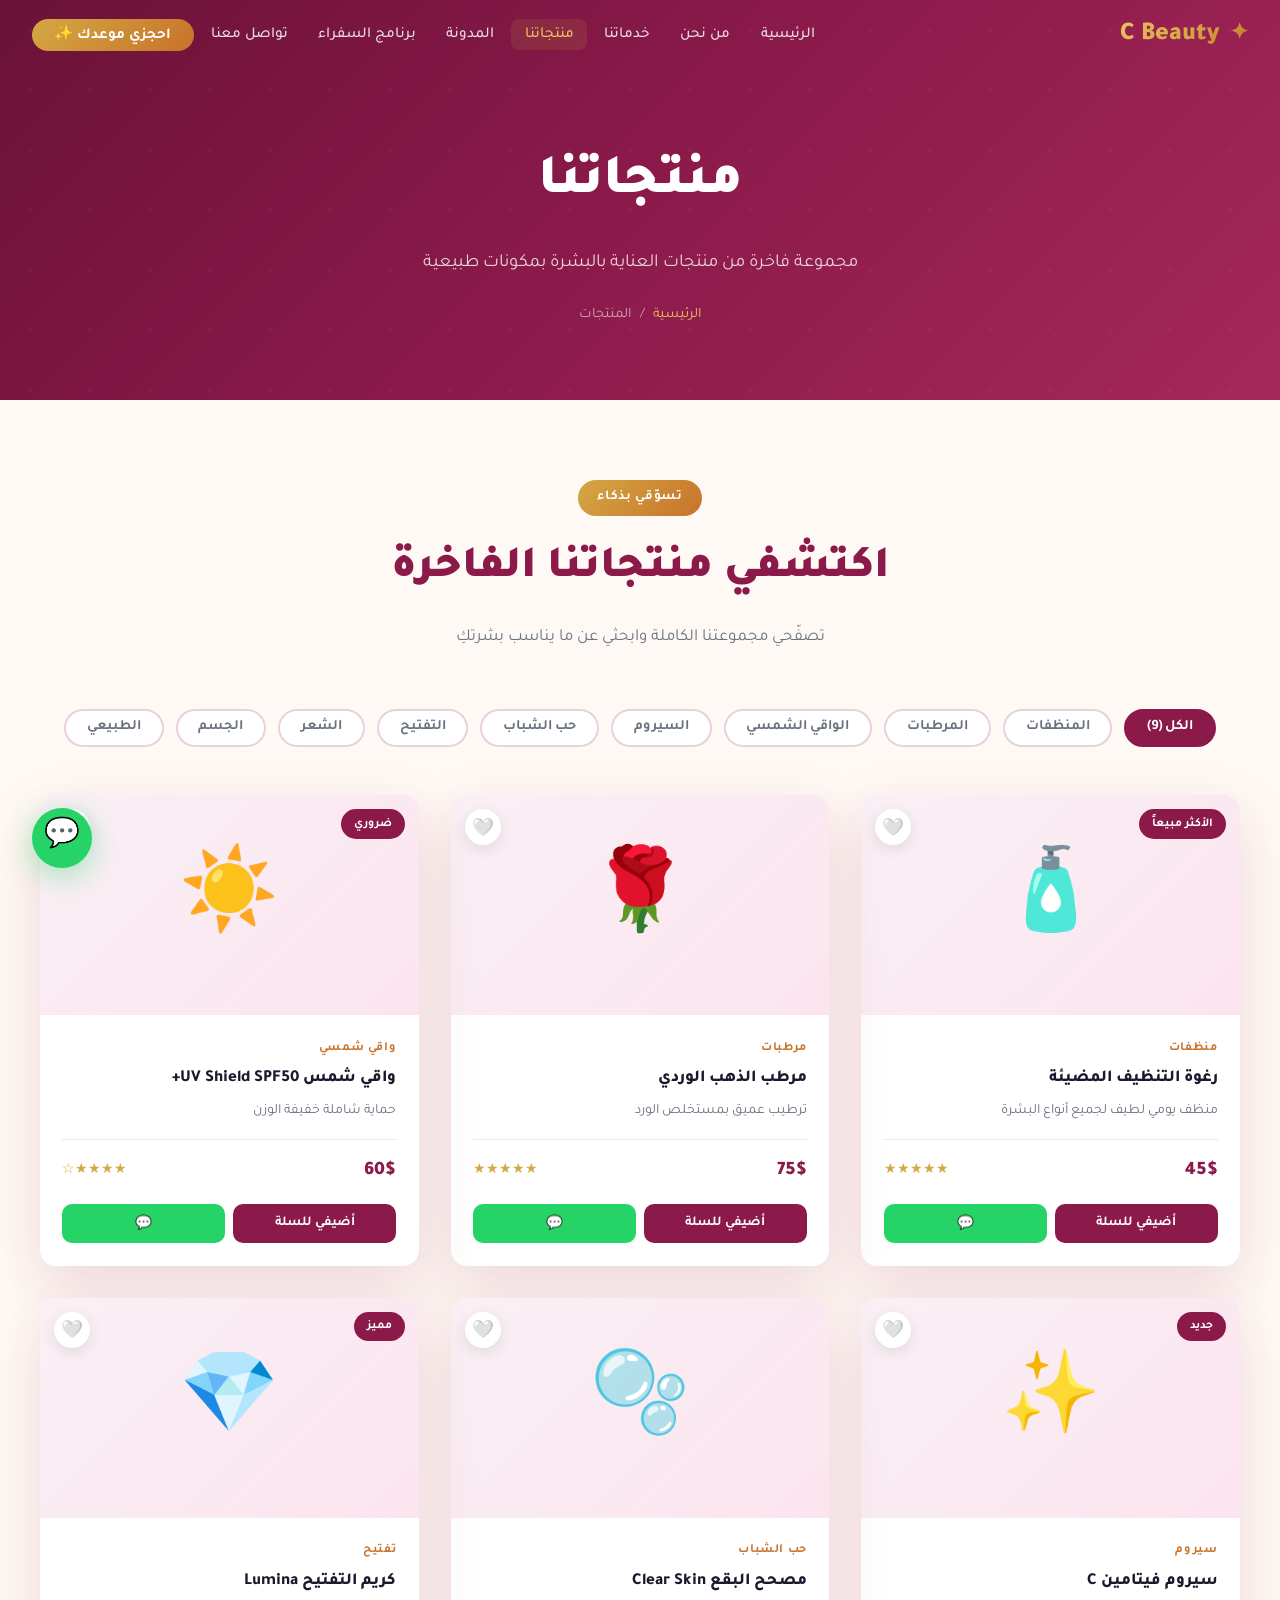
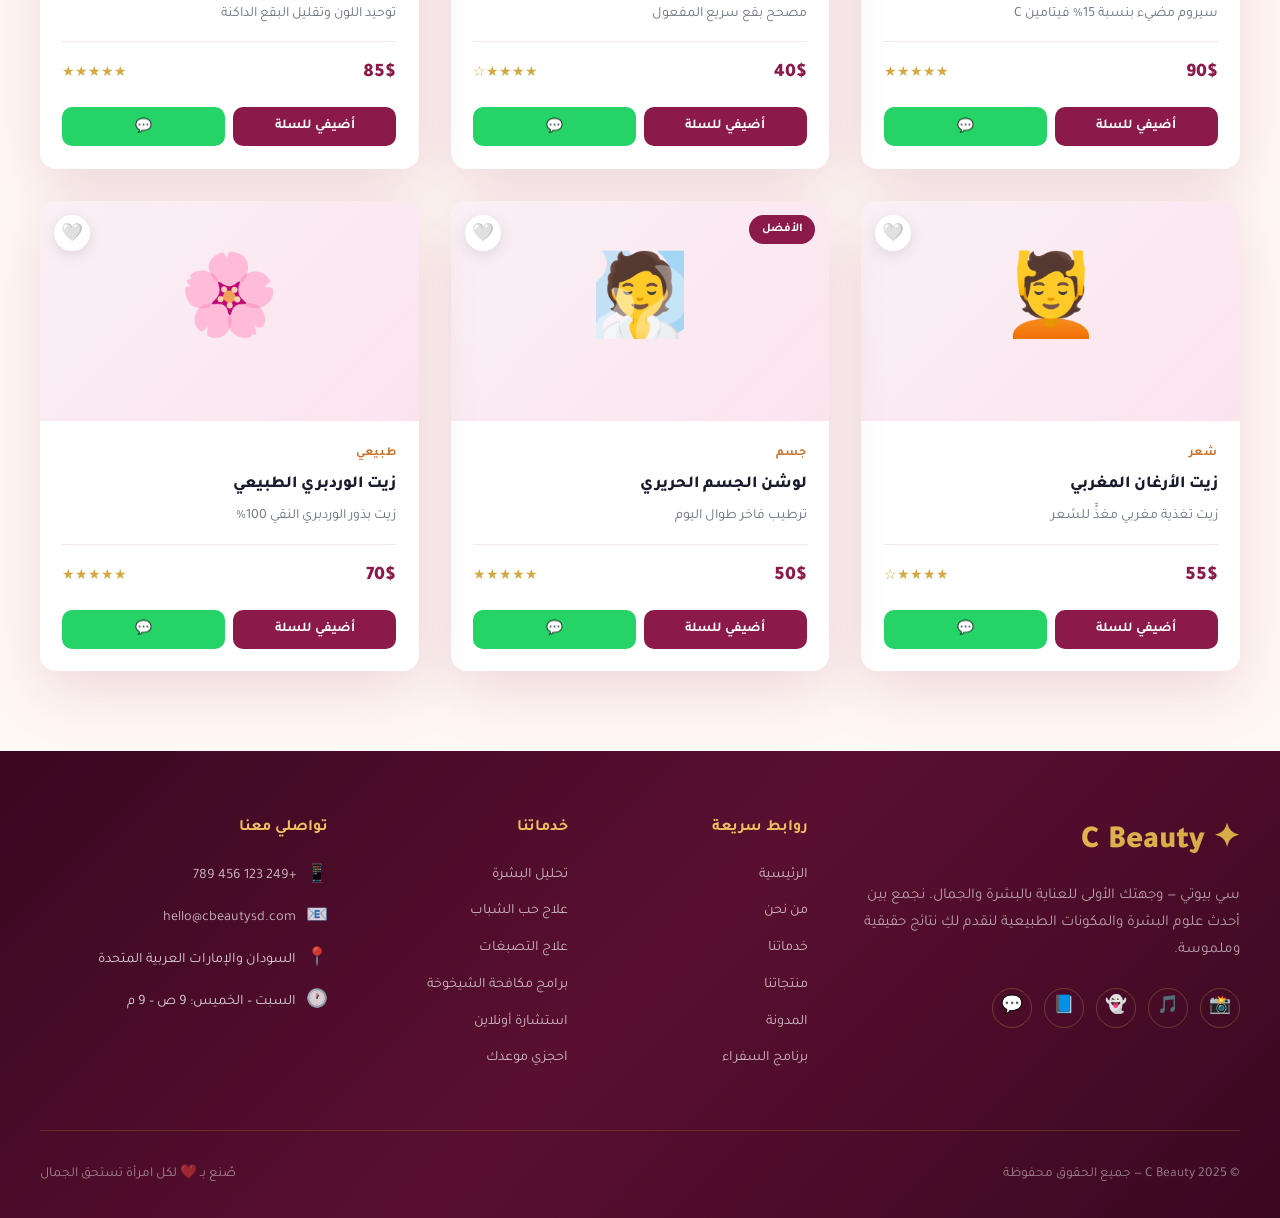
<file: products.html>
<!DOCTYPE html>
<html lang="ar" dir="rtl">
<head>
  <meta charset="UTF-8" />
  <meta name="viewport" content="width=device-width, initial-scale=1.0" />
  <title>منتجاتنا — C Beauty</title>
  <link rel="stylesheet" href="css/style.css" />
  <style>
    .cb-filter-bar { display: flex; gap: 0.75rem; flex-wrap: wrap; justify-content: center; margin-bottom: 3rem; }
    .cb-filter-btn {
      padding: 0.55rem 1.3rem; border-radius: 30px; border: 2px solid rgba(139,26,74,0.2);
      background: var(--white); color: var(--text-gray); font-family: 'Tajawal', sans-serif;
      font-size: 0.9rem; font-weight: 600; cursor: pointer; transition: var(--transition);
    }
    .cb-filter-btn:hover, .cb-filter-btn.active {
      background: var(--burgundy); color: var(--white); border-color: var(--burgundy);
    }
    .cb-products-catalog { display: grid; grid-template-columns: repeat(3, 1fr); gap: 2rem; }
    .cb-prod-card {
      background: var(--white); border-radius: var(--radius); overflow: hidden;
      box-shadow: var(--shadow); transition: var(--transition);
    }
    .cb-prod-card:hover { transform: translateY(-10px); box-shadow: 0 30px 70px rgba(139,26,74,0.2); }
    .cb-prod-card.hidden { display: none; }
    .cb-prod-img {
      height: 220px; position: relative;
      background: linear-gradient(135deg, #f9f0f5, #fce4ef);
      display: flex; align-items: center; justify-content: center; font-size: 5rem;
    }
    .cb-prod-badge { position: absolute; top: 14px; right: 14px; background: var(--burgundy); color: var(--white); padding: 0.28rem 0.8rem; border-radius: 20px; font-size: 0.75rem; font-weight: 700; }
    .cb-prod-wish { position: absolute; top: 14px; left: 14px; width: 36px; height: 36px; border-radius: 50%; background: var(--white); border: none; cursor: pointer; font-size: 1.1rem; display: flex; align-items: center; justify-content: center; box-shadow: 0 4px 15px rgba(0,0,0,0.1); transition: var(--transition); }
    .cb-prod-wish:hover { background: var(--burgundy); }
    .cb-prod-body { padding: 1.4rem; }
    .cb-prod-cat { font-size: 0.78rem; color: var(--gold-dark); font-weight: 700; text-transform: uppercase; letter-spacing: 0.05em; margin-bottom: 0.4rem; }
    .cb-prod-body h3 { font-size: 1.05rem; font-weight: 800; color: var(--text-dark); margin-bottom: 0.4rem; }
    .cb-prod-body p { color: var(--text-gray); font-size: 0.88rem; margin-bottom: 1rem; line-height: 1.6; }
    .cb-prod-footer { display: flex; justify-content: space-between; align-items: center; padding-top: 1rem; border-top: 1px solid #f0e8ee; }
    .cb-prod-price { font-size: 1.2rem; font-weight: 900; color: var(--burgundy); }
    .cb-prod-stars { color: var(--gold); font-size: 0.85rem; }
    .cb-prod-actions { display: flex; gap: 0.5rem; margin-top: 1rem; }
    .cb-prod-btn { flex: 1; padding: 0.6rem; border-radius: 10px; border: none; cursor: pointer; font-family: 'Tajawal', sans-serif; font-size: 0.85rem; font-weight: 700; transition: var(--transition); }
    .cb-prod-btn-cart { background: var(--burgundy); color: var(--white); }
    .cb-prod-btn-cart:hover { background: var(--burgundy-dark); }
    .cb-prod-btn-wa { background: #25D366; color: var(--white); }
    .cb-prod-btn-wa:hover { background: #1da851; }

    /* Modal */
    .cb-modal-overlay { display: none; position: fixed; inset: 0; background: rgba(0,0,0,0.6); z-index: 2000; align-items: center; justify-content: center; padding: 1rem; }
    .cb-modal-overlay.open { display: flex; }
    .cb-modal { background: var(--white); border-radius: 20px; max-width: 600px; width: 100%; max-height: 90vh; overflow-y: auto; padding: 2.5rem; position: relative; }
    .cb-modal-close { position: absolute; top: 1.2rem; left: 1.2rem; width: 36px; height: 36px; border-radius: 50%; border: none; background: #f3f4f6; cursor: pointer; font-size: 1.2rem; }
    .cb-modal-icon { font-size: 5rem; text-align: center; margin-bottom: 1.5rem; }
    .cb-modal h2 { font-size: 1.5rem; font-weight: 900; color: var(--burgundy); margin-bottom: 0.5rem; }
    .cb-modal-price { font-size: 1.6rem; font-weight: 900; color: var(--gold-dark); margin-bottom: 1rem; }
    .cb-modal p { color: var(--text-gray); line-height: 1.8; margin-bottom: 1.5rem; }
    .cb-modal-actions { display: flex; gap: 1rem; flex-wrap: wrap; }

    @media (max-width: 900px) { .cb-products-catalog { grid-template-columns: 1fr 1fr; } }
    @media (max-width: 600px) { .cb-products-catalog { grid-template-columns: 1fr; } }
  </style>
</head>
<body>
  <div id="nav-placeholder"></div>

  <div class="cb-page-hero">
    <div class="cb-page-hero-content">
      <h1>منتجاتنا</h1>
      <p>مجموعة فاخرة من منتجات العناية بالبشرة بمكونات طبيعية</p>
      <div class="cb-breadcrumb">
        <a href="index.html">الرئيسية</a> <span>/</span> <span>المنتجات</span>
      </div>
    </div>
  </div>

  <section class="cb-section">
    <div class="cb-container">
      <div class="cb-section-header cb-fade-in">
        <span class="cb-section-tag">تسوّقي بذكاء</span>
        <h2>اكتشفي منتجاتنا الفاخرة</h2>
        <p>تصفّحي مجموعتنا الكاملة وابحثي عن ما يناسب بشرتكِ</p>
      </div>

      <div class="cb-filter-bar">
        <button class="cb-filter-btn active" data-cat="all">الكل (9)</button>
        <button class="cb-filter-btn" data-cat="cleansers">المنظفات</button>
        <button class="cb-filter-btn" data-cat="moisturizers">المرطبات</button>
        <button class="cb-filter-btn" data-cat="sunscreens">الواقي الشمسي</button>
        <button class="cb-filter-btn" data-cat="serums">السيروم</button>
        <button class="cb-filter-btn" data-cat="acne">حب الشباب</button>
        <button class="cb-filter-btn" data-cat="whitening">التفتيح</button>
        <button class="cb-filter-btn" data-cat="hair">الشعر</button>
        <button class="cb-filter-btn" data-cat="body">الجسم</button>
        <button class="cb-filter-btn" data-cat="natural">الطبيعي</button>
      </div>

      <div class="cb-products-catalog" id="productsGrid">
        <div class="cb-prod-card cb-fade-in" data-cat="cleansers" onclick="openModal('رغوة التنظيف المضيئة','cleansers','45','🧴','منظف يومي لطيف لجميع أنواع البشرة. غني بمستخلصات الورد والجلايكوليك أسيد لتنظيف عميق وترطيب مستمر. مناسب للاستخدام الصباحي والمسائي.','★★★★★')">
          <div class="cb-prod-img">🧴<span class="cb-prod-badge">الأكثر مبيعاً</span><button class="cb-prod-wish" onclick="event.stopPropagation()">🤍</button></div>
          <div class="cb-prod-body">
            <div class="cb-prod-cat">منظفات</div>
            <h3>رغوة التنظيف المضيئة</h3>
            <p>منظف يومي لطيف لجميع أنواع البشرة</p>
            <div class="cb-prod-footer"><span class="cb-prod-price">45$</span><span class="cb-prod-stars">★★★★★</span></div>
            <div class="cb-prod-actions">
              <button class="cb-prod-btn cb-prod-btn-cart" onclick="event.stopPropagation()">أضيفي للسلة</button>
              <button class="cb-prod-btn cb-prod-btn-wa" onclick="event.stopPropagation();window.open('https://wa.me/249123456789?text=أريد طلب: رغوة التنظيف المضيئة','_blank')">💬</button>
            </div>
          </div>
        </div>

        <div class="cb-prod-card cb-fade-in" data-cat="moisturizers" onclick="openModal('مرطب الذهب الوردي','moisturizers','75','🌹','ترطيب عميق مع مستخلص الورد الدمشقي وزيت الأرغان. يغذي البشرة الجافة والحساسة ويمنحها نعومة استثنائية لساعات طويلة. مثالي للاستخدام اليومي والليلي.','★★★★★')">
          <div class="cb-prod-img">🌹<button class="cb-prod-wish" onclick="event.stopPropagation()">🤍</button></div>
          <div class="cb-prod-body">
            <div class="cb-prod-cat">مرطبات</div>
            <h3>مرطب الذهب الوردي</h3>
            <p>ترطيب عميق بمستخلص الورد</p>
            <div class="cb-prod-footer"><span class="cb-prod-price">75$</span><span class="cb-prod-stars">★★★★★</span></div>
            <div class="cb-prod-actions">
              <button class="cb-prod-btn cb-prod-btn-cart" onclick="event.stopPropagation()">أضيفي للسلة</button>
              <button class="cb-prod-btn cb-prod-btn-wa" onclick="event.stopPropagation();window.open('https://wa.me/249123456789?text=أريد طلب: مرطب الذهب الوردي','_blank')">💬</button>
            </div>
          </div>
        </div>

        <div class="cb-prod-card cb-fade-in" data-cat="sunscreens" onclick="openModal('واقي شمس UV Shield SPF50+','sunscreens','60','☀️','حماية شاملة من الأشعة فوق البنفسجية UVA وUVB. قوام خفيف غير دهني يناسب الطقس العربي الحار. لا يترك أثراً أبيض ومثالي تحت المكياج.','★★★★☆')">
          <div class="cb-prod-img">☀️<span class="cb-prod-badge">ضروري</span><button class="cb-prod-wish" onclick="event.stopPropagation()">🤍</button></div>
          <div class="cb-prod-body">
            <div class="cb-prod-cat">واقي شمسي</div>
            <h3>واقي شمس UV Shield SPF50+</h3>
            <p>حماية شاملة خفيفة الوزن</p>
            <div class="cb-prod-footer"><span class="cb-prod-price">60$</span><span class="cb-prod-stars">★★★★☆</span></div>
            <div class="cb-prod-actions">
              <button class="cb-prod-btn cb-prod-btn-cart" onclick="event.stopPropagation()">أضيفي للسلة</button>
              <button class="cb-prod-btn cb-prod-btn-wa" onclick="event.stopPropagation();window.open('https://wa.me/249123456789?text=أريد طلب: واقي شمس UV Shield','_blank')">💬</button>
            </div>
          </div>
        </div>

        <div class="cb-prod-card cb-fade-in" data-cat="serums" onclick="openModal('سيروم فيتامين C','serums','90','✨','سيروم مضيء بنسبة 15% فيتامين C مستقر. يوحد لون البشرة، يقلل البقع الداكنة، ويمنح إشراقاً فورياً. يحتوي على هيالورونيك أسيد للترطيب العميق. استخدمي صباحاً قبل الواقي الشمسي.','★★★★★')">
          <div class="cb-prod-img">✨<span class="cb-prod-badge">جديد</span><button class="cb-prod-wish" onclick="event.stopPropagation()">🤍</button></div>
          <div class="cb-prod-body">
            <div class="cb-prod-cat">سيروم</div>
            <h3>سيروم فيتامين C</h3>
            <p>سيروم مضيء بنسبة 15% فيتامين C</p>
            <div class="cb-prod-footer"><span class="cb-prod-price">90$</span><span class="cb-prod-stars">★★★★★</span></div>
            <div class="cb-prod-actions">
              <button class="cb-prod-btn cb-prod-btn-cart" onclick="event.stopPropagation()">أضيفي للسلة</button>
              <button class="cb-prod-btn cb-prod-btn-wa" onclick="event.stopPropagation();window.open('https://wa.me/249123456789?text=أريد طلب: سيروم فيتامين C','_blank')">💬</button>
            </div>
          </div>
        </div>

        <div class="cb-prod-card cb-fade-in" data-cat="acne" onclick="openModal('مصحح البقع Clear Skin','acne','40','🫧','مصحح بقع سريع المفعول يستهدف حب الشباب والبقع الحمراء. يحتوي على حمض الساليسيليك 2% والزنك لتقليل الالتهاب وتجفيف البثور في وقت قياسي.','★★★★☆')">
          <div class="cb-prod-img">🫧<button class="cb-prod-wish" onclick="event.stopPropagation()">🤍</button></div>
          <div class="cb-prod-body">
            <div class="cb-prod-cat">حب الشباب</div>
            <h3>مصحح البقع Clear Skin</h3>
            <p>مصحح بقع سريع المفعول</p>
            <div class="cb-prod-footer"><span class="cb-prod-price">40$</span><span class="cb-prod-stars">★★★★☆</span></div>
            <div class="cb-prod-actions">
              <button class="cb-prod-btn cb-prod-btn-cart" onclick="event.stopPropagation()">أضيفي للسلة</button>
              <button class="cb-prod-btn cb-prod-btn-wa" onclick="event.stopPropagation();window.open('https://wa.me/249123456789?text=أريد طلب: مصحح البقع Clear Skin','_blank')">💬</button>
            </div>
          </div>
        </div>

        <div class="cb-prod-card cb-fade-in" data-cat="whitening" onclick="openModal('كريم التفتيح Lumina','whitening','85','💎','كريم متقدم لتوحيد لون البشرة وتقليل البقع الداكنة والكلف. يحتوي على نياسيناميد 10% وألفا أربوتين لتفتيح آمن وفعّال. نتائج ملموسة خلال 4 أسابيع.','★★★★★')">
          <div class="cb-prod-img">💎<span class="cb-prod-badge">مميز</span><button class="cb-prod-wish" onclick="event.stopPropagation()">🤍</button></div>
          <div class="cb-prod-body">
            <div class="cb-prod-cat">تفتيح</div>
            <h3>كريم التفتيح Lumina</h3>
            <p>توحيد اللون وتقليل البقع الداكنة</p>
            <div class="cb-prod-footer"><span class="cb-prod-price">85$</span><span class="cb-prod-stars">★★★★★</span></div>
            <div class="cb-prod-actions">
              <button class="cb-prod-btn cb-prod-btn-cart" onclick="event.stopPropagation()">أضيفي للسلة</button>
              <button class="cb-prod-btn cb-prod-btn-wa" onclick="event.stopPropagation();window.open('https://wa.me/249123456789?text=أريد طلب: كريم التفتيح Lumina','_blank')">💬</button>
            </div>
          </div>
        </div>

        <div class="cb-prod-card cb-fade-in" data-cat="hair" onclick="openModal('زيت الأرغان المغربي','hair','55','💆','زيت الأرغان المغربي النقي 100% لتغذية الشعر وإعادة بريقه وقوته. يحمي الشعر من الحرارة والتلف، يقلل التقصف، ويمنح لمعاناً طبيعياً من الجذر للطرف.','★★★★☆')">
          <div class="cb-prod-img">💆<button class="cb-prod-wish" onclick="event.stopPropagation()">🤍</button></div>
          <div class="cb-prod-body">
            <div class="cb-prod-cat">شعر</div>
            <h3>زيت الأرغان المغربي</h3>
            <p>زيت تغذية مغربي مغذٍّ للشعر</p>
            <div class="cb-prod-footer"><span class="cb-prod-price">55$</span><span class="cb-prod-stars">★★★★☆</span></div>
            <div class="cb-prod-actions">
              <button class="cb-prod-btn cb-prod-btn-cart" onclick="event.stopPropagation()">أضيفي للسلة</button>
              <button class="cb-prod-btn cb-prod-btn-wa" onclick="event.stopPropagation();window.open('https://wa.me/249123456789?text=أريد طلب: زيت الأرغان المغربي','_blank')">💬</button>
            </div>
          </div>
        </div>

        <div class="cb-prod-card cb-fade-in" data-cat="body" onclick="openModal('لوشن الجسم الحريري','body','50','🧖','لوشن جسم فاخر بقوام حريري خفيف يُرطب البشرة طوال اليوم. غني بزبدة الشيا وفيتامين E لبشرة ناعمة ومشرقة. رائحة زهور لطيفة ومنعشة.','★★★★★')">
          <div class="cb-prod-img">🧖<span class="cb-prod-badge">الأفضل</span><button class="cb-prod-wish" onclick="event.stopPropagation()">🤍</button></div>
          <div class="cb-prod-body">
            <div class="cb-prod-cat">جسم</div>
            <h3>لوشن الجسم الحريري</h3>
            <p>ترطيب فاخر طوال اليوم</p>
            <div class="cb-prod-footer"><span class="cb-prod-price">50$</span><span class="cb-prod-stars">★★★★★</span></div>
            <div class="cb-prod-actions">
              <button class="cb-prod-btn cb-prod-btn-cart" onclick="event.stopPropagation()">أضيفي للسلة</button>
              <button class="cb-prod-btn cb-prod-btn-wa" onclick="event.stopPropagation();window.open('https://wa.me/249123456789?text=أريد طلب: لوشن الجسم الحريري','_blank')">💬</button>
            </div>
          </div>
        </div>

        <div class="cb-prod-card cb-fade-in" data-cat="natural" onclick="openModal('زيت الوردبري الطبيعي','natural','70','🌸','زيت بذور الوردبري النقي 100% المضغوط على البارد. ثري بالأوميغا 3 وفيتامين A لتجديد الخلايا وتقليل الندوب والخطوط الدقيقة. مثالي للعناية الليلية.','★★★★★')">
          <div class="cb-prod-img">🌸<button class="cb-prod-wish" onclick="event.stopPropagation()">🤍</button></div>
          <div class="cb-prod-body">
            <div class="cb-prod-cat">طبيعي</div>
            <h3>زيت الوردبري الطبيعي</h3>
            <p>زيت بذور الوردبري النقي 100%</p>
            <div class="cb-prod-footer"><span class="cb-prod-price">70$</span><span class="cb-prod-stars">★★★★★</span></div>
            <div class="cb-prod-actions">
              <button class="cb-prod-btn cb-prod-btn-cart" onclick="event.stopPropagation()">أضيفي للسلة</button>
              <button class="cb-prod-btn cb-prod-btn-wa" onclick="event.stopPropagation();window.open('https://wa.me/249123456789?text=أريد طلب: زيت الوردبري','_blank')">💬</button>
            </div>
          </div>
        </div>
      </div>
    </div>
  </section>

  <!-- MODAL -->
  <div class="cb-modal-overlay" id="prodModal" onclick="closeModal(event)">
    <div class="cb-modal">
      <button class="cb-modal-close" onclick="document.getElementById('prodModal').classList.remove('open')">✕</button>
      <div class="cb-modal-icon" id="modalIcon"></div>
      <h2 id="modalName"></h2>
      <div class="cb-modal-price" id="modalPrice"></div>
      <p id="modalDesc"></p>
      <div class="cb-prod-stars" id="modalStars" style="font-size:1.2rem;margin-bottom:1.5rem;"></div>
      <div class="cb-modal-actions">
        <a id="modalWa" href="#" target="_blank" class="cb-btn cb-btn-gold">💬 اطلبي عبر واتساب</a>
        <button onclick="document.getElementById('prodModal').classList.remove('open')" class="cb-btn cb-btn-outline">إغلاق</button>
      </div>
    </div>
  </div>

  <div id="footer-placeholder"></div>
  <script src="js/shared.js"></script>
  <script>
    // Filter
    document.querySelectorAll('.cb-filter-btn').forEach(btn => {
      btn.addEventListener('click', () => {
        document.querySelectorAll('.cb-filter-btn').forEach(b => b.classList.remove('active'));
        btn.classList.add('active');
        const cat = btn.dataset.cat;
        document.querySelectorAll('.cb-prod-card').forEach(card => {
          card.classList.toggle('hidden', cat !== 'all' && card.dataset.cat !== cat);
        });
      });
    });

    // Modal
    function openModal(name, cat, price, icon, desc, stars) {
      document.getElementById('modalName').textContent = name;
      document.getElementById('modalPrice').textContent = price + '$';
      document.getElementById('modalIcon').textContent = icon;
      document.getElementById('modalDesc').textContent = desc;
      document.getElementById('modalStars').textContent = stars;
      document.getElementById('modalWa').href = `https://wa.me/249123456789?text=أريد طلب: ${name}`;
      document.getElementById('prodModal').classList.add('open');
    }
    function closeModal(e) {
      if (e.target.id === 'prodModal') document.getElementById('prodModal').classList.remove('open');
    }
  </script>
</body>
</html>
</file>
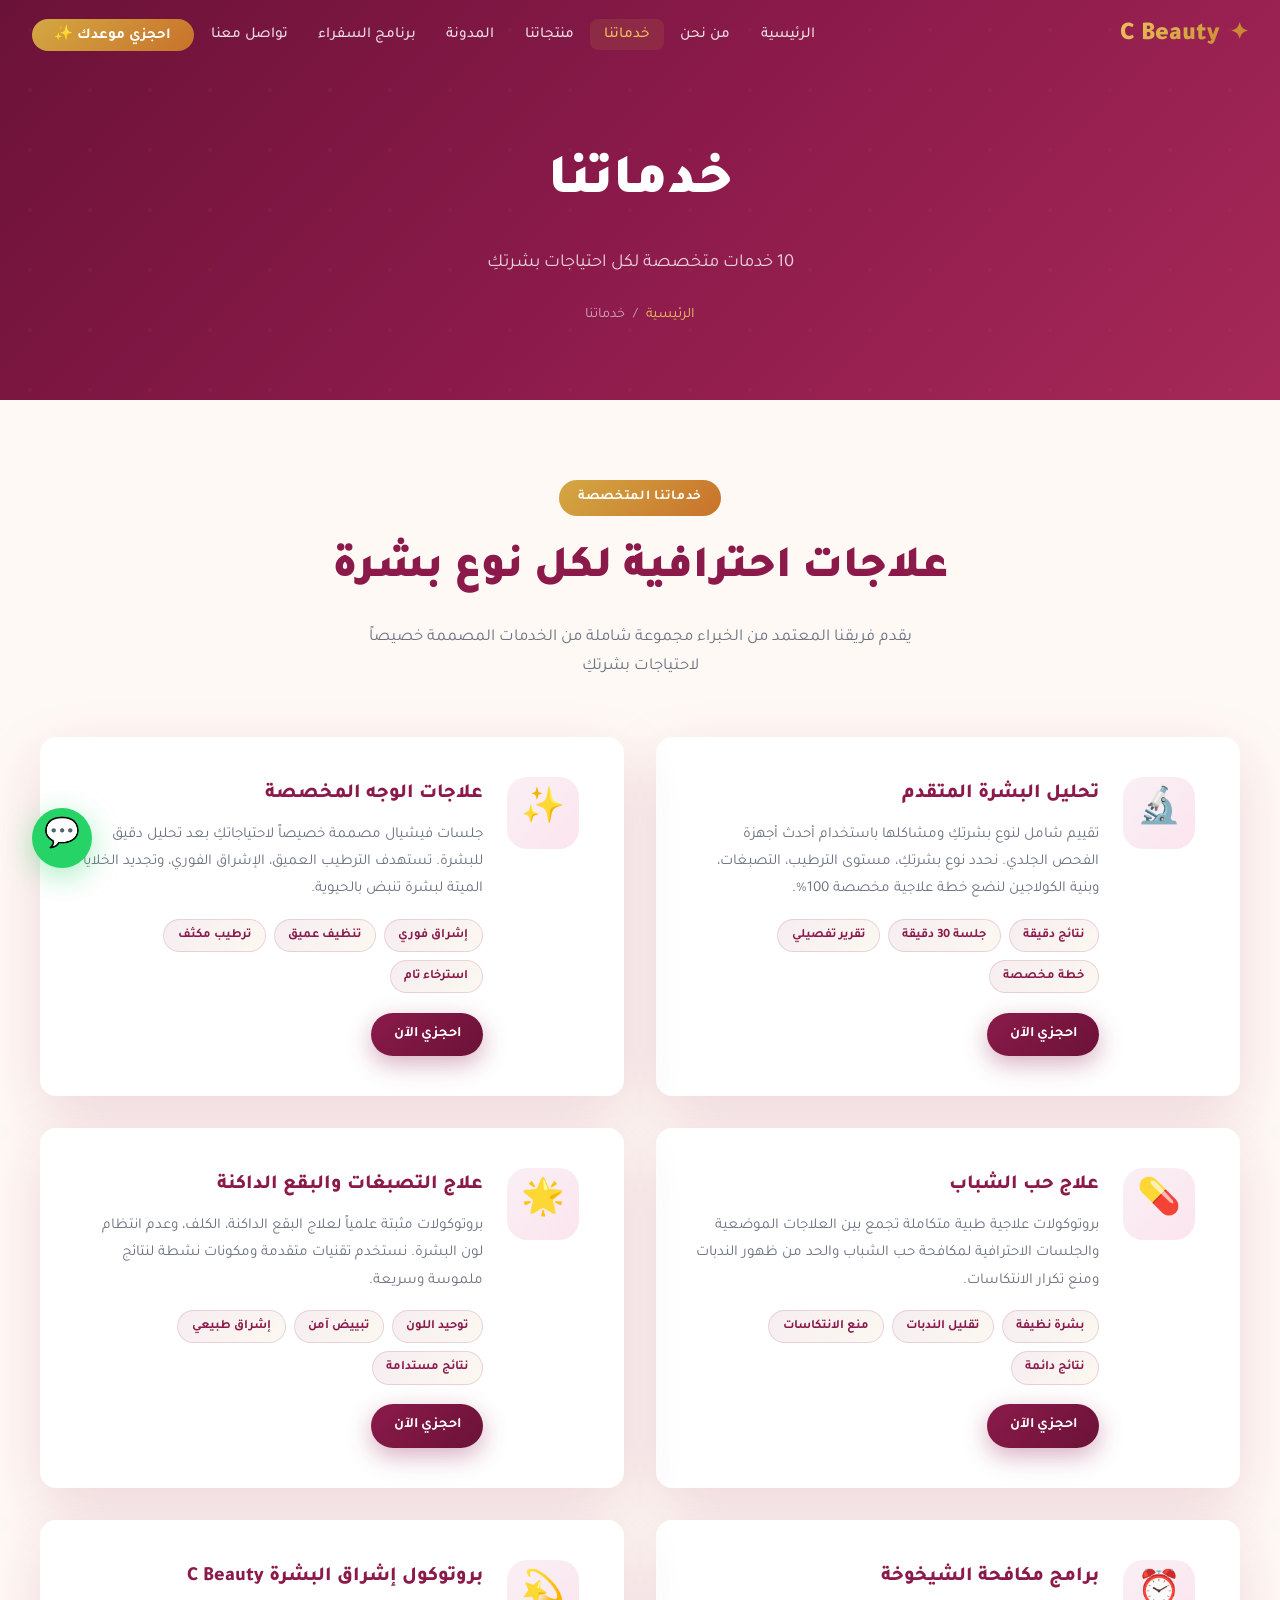
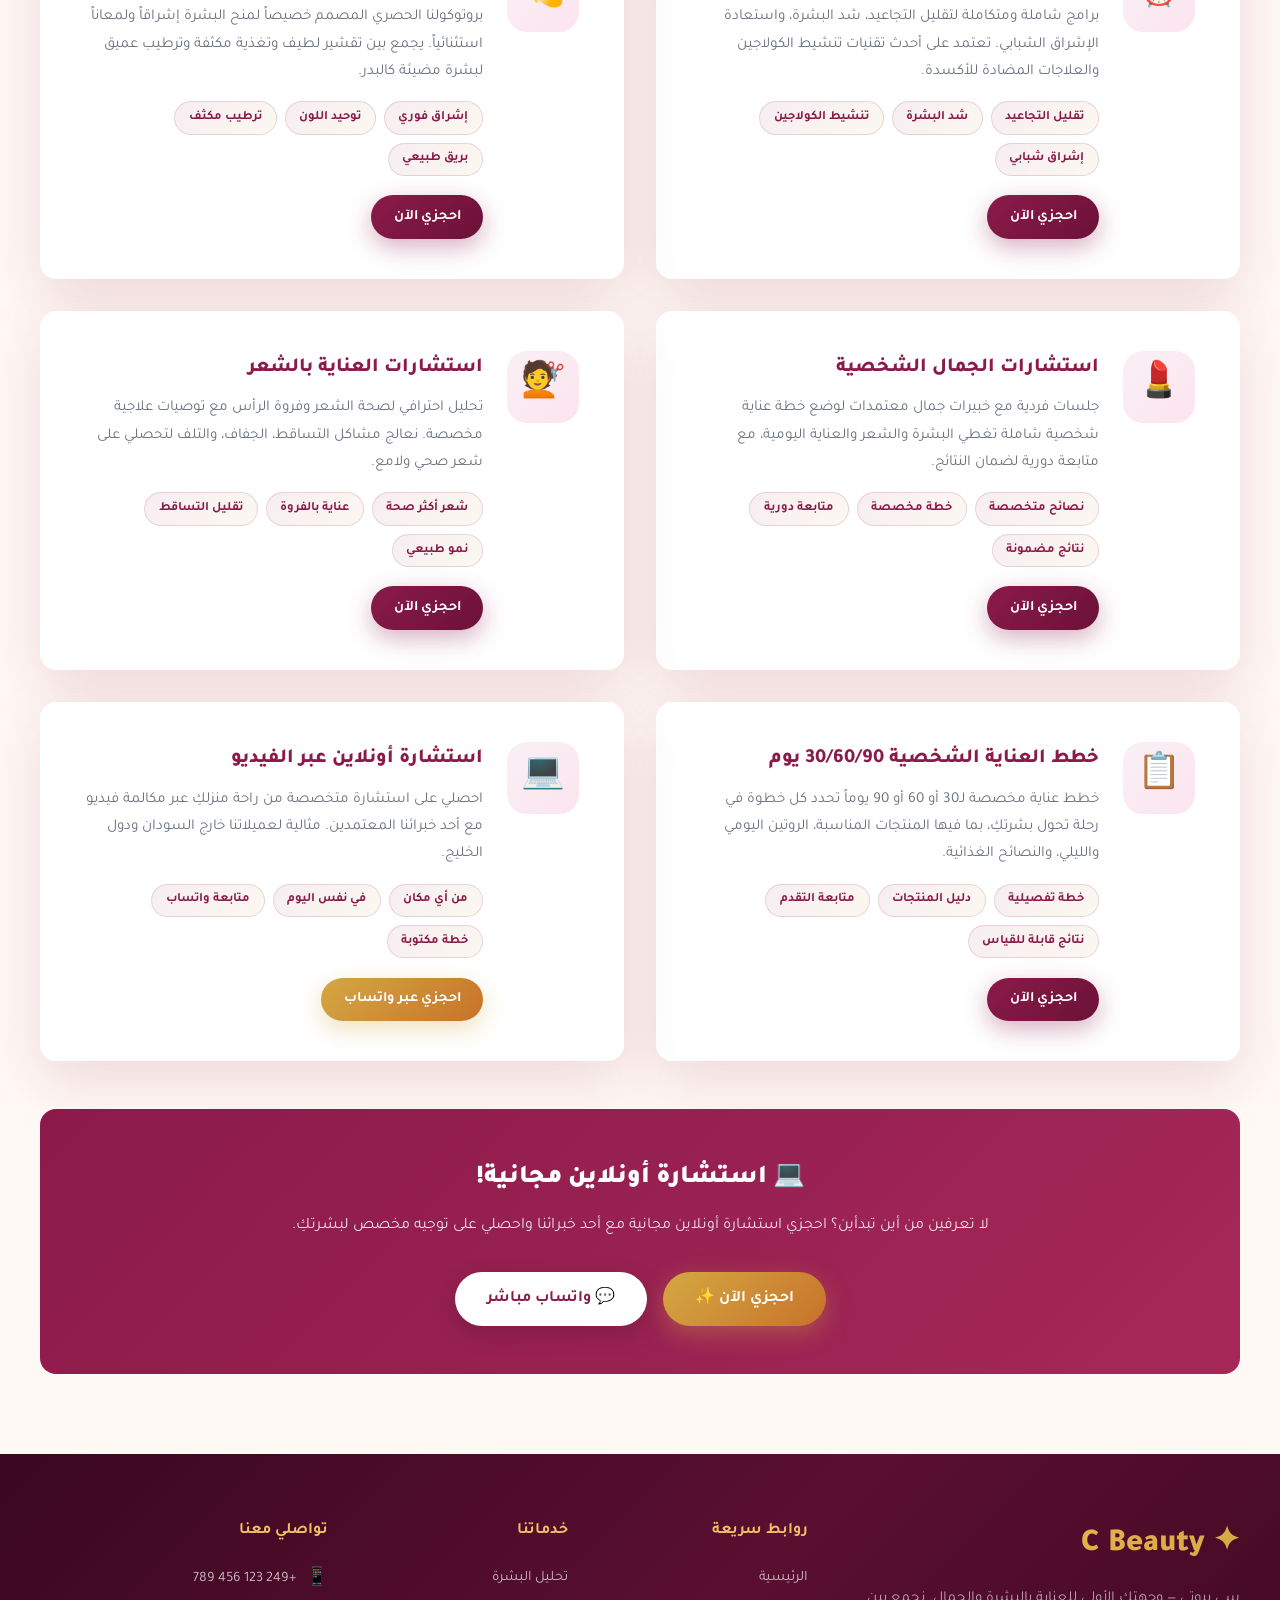
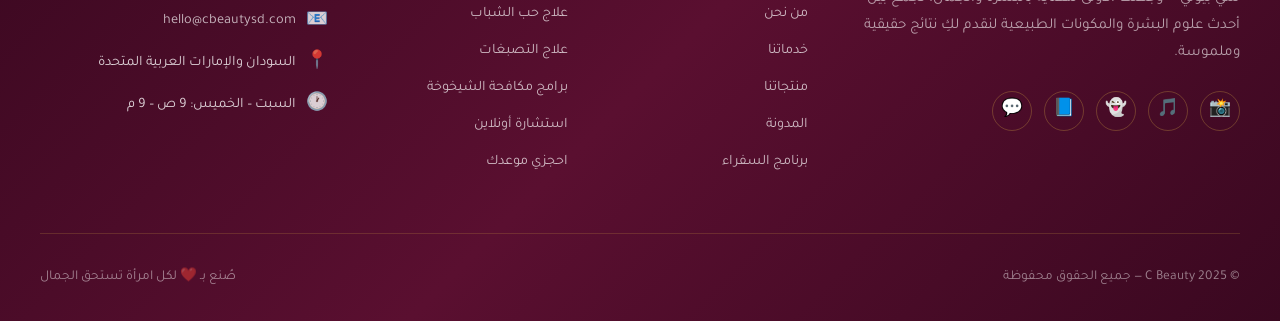
<file: services.html>
<!DOCTYPE html>
<html lang="ar" dir="rtl">
<head>
  <meta charset="UTF-8" />
  <meta name="viewport" content="width=device-width, initial-scale=1.0" />
  <title>خدماتنا — C Beauty</title>
  <link rel="stylesheet" href="css/style.css" />
  <style>
    .cb-services-full-grid { display: grid; grid-template-columns: repeat(2, 1fr); gap: 2rem; }
    .cb-service-full-card {
      background: var(--white); border-radius: var(--radius); padding: 2.5rem;
      box-shadow: var(--shadow); transition: var(--transition);
      display: grid; grid-template-columns: auto 1fr; gap: 1.5rem; align-items: start;
      border-right: 5px solid transparent;
    }
    .cb-service-full-card:hover { transform: translateY(-6px); border-right-color: var(--gold); box-shadow: 0 30px 70px rgba(139,26,74,0.15); }
    .cb-service-full-icon {
      width: 72px; height: 72px; border-radius: 20px;
      background: linear-gradient(135deg, #f9f0f5, #fce4ef);
      display: flex; align-items: center; justify-content: center;
      font-size: 2.2rem; flex-shrink: 0;
    }
    .cb-service-full-body h3 { font-size: 1.25rem; font-weight: 800; color: var(--burgundy); margin-bottom: 0.6rem; }
    .cb-service-full-body p { color: var(--text-gray); font-size: 0.95rem; line-height: 1.8; margin-bottom: 1rem; }
    .cb-service-benefits-list { display: flex; flex-wrap: wrap; gap: 0.5rem; margin-bottom: 1.2rem; }
    .cb-benefit-tag {
      background: linear-gradient(135deg, rgba(139,26,74,0.08), rgba(212,168,67,0.08));
      color: var(--burgundy); padding: 0.3rem 0.85rem; border-radius: 20px;
      font-size: 0.8rem; font-weight: 600; border: 1px solid rgba(139,26,74,0.15);
    }
    .cb-online-banner {
      background: linear-gradient(135deg, var(--burgundy), var(--burgundy-light));
      border-radius: var(--radius); padding: 3rem; text-align: center; color: var(--white);
      margin-top: 3rem;
    }
    .cb-online-banner h3 { font-size: 1.6rem; font-weight: 900; margin-bottom: 0.75rem; }
    .cb-online-banner p { color: rgba(255,255,255,0.85); margin-bottom: 2rem; }
    .cb-online-banner .cb-btn-row { display: flex; gap: 1rem; justify-content: center; flex-wrap: wrap; }
    @media (max-width: 768px) { .cb-services-full-grid { grid-template-columns: 1fr; } }
  </style>
</head>
<body>
  <div id="nav-placeholder"></div>

  <div class="cb-page-hero">
    <div class="cb-page-hero-content">
      <h1>خدماتنا</h1>
      <p>10 خدمات متخصصة لكل احتياجات بشرتكِ</p>
      <div class="cb-breadcrumb">
        <a href="index.html">الرئيسية</a> <span>/</span> <span>خدماتنا</span>
      </div>
    </div>
  </div>

  <section class="cb-section">
    <div class="cb-container">
      <div class="cb-section-header cb-fade-in">
        <span class="cb-section-tag">خدماتنا المتخصصة</span>
        <h2>علاجات احترافية لكل نوع بشرة</h2>
        <p>يقدم فريقنا المعتمد من الخبراء مجموعة شاملة من الخدمات المصممة خصيصاً لاحتياجات بشرتكِ</p>
      </div>

      <div class="cb-services-full-grid">
        <div class="cb-service-full-card cb-fade-in">
          <div class="cb-service-full-icon">🔬</div>
          <div class="cb-service-full-body">
            <h3>تحليل البشرة المتقدم</h3>
            <p>تقييم شامل لنوع بشرتكِ ومشاكلها باستخدام أحدث أجهزة الفحص الجلدي. نحدد نوع بشرتكِ، مستوى الترطيب، التصبغات، وبنية الكولاجين لنضع خطة علاجية مخصصة 100%.</p>
            <div class="cb-service-benefits-list">
              <span class="cb-benefit-tag">نتائج دقيقة</span>
              <span class="cb-benefit-tag">جلسة 30 دقيقة</span>
              <span class="cb-benefit-tag">تقرير تفصيلي</span>
              <span class="cb-benefit-tag">خطة مخصصة</span>
            </div>
            <a href="booking.html" class="cb-btn cb-btn-primary" style="font-size:0.9rem;padding:0.6rem 1.4rem;">احجزي الآن</a>
          </div>
        </div>

        <div class="cb-service-full-card cb-fade-in">
          <div class="cb-service-full-icon">✨</div>
          <div class="cb-service-full-body">
            <h3>علاجات الوجه المخصصة</h3>
            <p>جلسات فيشيال مصممة خصيصاً لاحتياجاتكِ بعد تحليل دقيق للبشرة. تستهدف الترطيب العميق، الإشراق الفوري، وتجديد الخلايا الميتة لبشرة تنبض بالحيوية.</p>
            <div class="cb-service-benefits-list">
              <span class="cb-benefit-tag">إشراق فوري</span>
              <span class="cb-benefit-tag">تنظيف عميق</span>
              <span class="cb-benefit-tag">ترطيب مكثف</span>
              <span class="cb-benefit-tag">استرخاء تام</span>
            </div>
            <a href="booking.html" class="cb-btn cb-btn-primary" style="font-size:0.9rem;padding:0.6rem 1.4rem;">احجزي الآن</a>
          </div>
        </div>

        <div class="cb-service-full-card cb-fade-in">
          <div class="cb-service-full-icon">💊</div>
          <div class="cb-service-full-body">
            <h3>علاج حب الشباب</h3>
            <p>بروتوكولات علاجية طبية متكاملة تجمع بين العلاجات الموضعية والجلسات الاحترافية لمكافحة حب الشباب والحد من ظهور الندبات ومنع تكرار الانتكاسات.</p>
            <div class="cb-service-benefits-list">
              <span class="cb-benefit-tag">بشرة نظيفة</span>
              <span class="cb-benefit-tag">تقليل الندبات</span>
              <span class="cb-benefit-tag">منع الانتكاسات</span>
              <span class="cb-benefit-tag">نتائج دائمة</span>
            </div>
            <a href="booking.html" class="cb-btn cb-btn-primary" style="font-size:0.9rem;padding:0.6rem 1.4rem;">احجزي الآن</a>
          </div>
        </div>

        <div class="cb-service-full-card cb-fade-in">
          <div class="cb-service-full-icon">🌟</div>
          <div class="cb-service-full-body">
            <h3>علاج التصبغات والبقع الداكنة</h3>
            <p>بروتوكولات مثبتة علمياً لعلاج البقع الداكنة، الكلف، وعدم انتظام لون البشرة. نستخدم تقنيات متقدمة ومكونات نشطة لنتائج ملموسة وسريعة.</p>
            <div class="cb-service-benefits-list">
              <span class="cb-benefit-tag">توحيد اللون</span>
              <span class="cb-benefit-tag">تبييض آمن</span>
              <span class="cb-benefit-tag">إشراق طبيعي</span>
              <span class="cb-benefit-tag">نتائج مستدامة</span>
            </div>
            <a href="booking.html" class="cb-btn cb-btn-primary" style="font-size:0.9rem;padding:0.6rem 1.4rem;">احجزي الآن</a>
          </div>
        </div>

        <div class="cb-service-full-card cb-fade-in">
          <div class="cb-service-full-icon">⏰</div>
          <div class="cb-service-full-body">
            <h3>برامج مكافحة الشيخوخة</h3>
            <p>برامج شاملة ومتكاملة لتقليل التجاعيد، شد البشرة، واستعادة الإشراق الشبابي. تعتمد على أحدث تقنيات تنشيط الكولاجين والعلاجات المضادة للأكسدة.</p>
            <div class="cb-service-benefits-list">
              <span class="cb-benefit-tag">تقليل التجاعيد</span>
              <span class="cb-benefit-tag">شد البشرة</span>
              <span class="cb-benefit-tag">تنشيط الكولاجين</span>
              <span class="cb-benefit-tag">إشراق شبابي</span>
            </div>
            <a href="booking.html" class="cb-btn cb-btn-primary" style="font-size:0.9rem;padding:0.6rem 1.4rem;">احجزي الآن</a>
          </div>
        </div>

        <div class="cb-service-full-card cb-fade-in">
          <div class="cb-service-full-icon">💫</div>
          <div class="cb-service-full-body">
            <h3>بروتوكول إشراق البشرة C Beauty</h3>
            <p>بروتوكولنا الحصري المصمم خصيصاً لمنح البشرة إشراقاً ولمعاناً استثنائياً. يجمع بين تقشير لطيف وتغذية مكثفة وترطيب عميق لبشرة مضيئة كالبدر.</p>
            <div class="cb-service-benefits-list">
              <span class="cb-benefit-tag">إشراق فوري</span>
              <span class="cb-benefit-tag">توحيد اللون</span>
              <span class="cb-benefit-tag">ترطيب مكثف</span>
              <span class="cb-benefit-tag">بريق طبيعي</span>
            </div>
            <a href="booking.html" class="cb-btn cb-btn-primary" style="font-size:0.9rem;padding:0.6rem 1.4rem;">احجزي الآن</a>
          </div>
        </div>

        <div class="cb-service-full-card cb-fade-in">
          <div class="cb-service-full-icon">💄</div>
          <div class="cb-service-full-body">
            <h3>استشارات الجمال الشخصية</h3>
            <p>جلسات فردية مع خبيرات جمال معتمدات لوضع خطة عناية شخصية شاملة تغطي البشرة والشعر والعناية اليومية، مع متابعة دورية لضمان النتائج.</p>
            <div class="cb-service-benefits-list">
              <span class="cb-benefit-tag">نصائح متخصصة</span>
              <span class="cb-benefit-tag">خطة مخصصة</span>
              <span class="cb-benefit-tag">متابعة دورية</span>
              <span class="cb-benefit-tag">نتائج مضمونة</span>
            </div>
            <a href="booking.html" class="cb-btn cb-btn-primary" style="font-size:0.9rem;padding:0.6rem 1.4rem;">احجزي الآن</a>
          </div>
        </div>

        <div class="cb-service-full-card cb-fade-in">
          <div class="cb-service-full-icon">💇</div>
          <div class="cb-service-full-body">
            <h3>استشارات العناية بالشعر</h3>
            <p>تحليل احترافي لصحة الشعر وفروة الرأس مع توصيات علاجية مخصصة. نعالج مشاكل التساقط، الجفاف، والتلف لتحصلي على شعر صحي ولامع.</p>
            <div class="cb-service-benefits-list">
              <span class="cb-benefit-tag">شعر أكثر صحة</span>
              <span class="cb-benefit-tag">عناية بالفروة</span>
              <span class="cb-benefit-tag">تقليل التساقط</span>
              <span class="cb-benefit-tag">نمو طبيعي</span>
            </div>
            <a href="booking.html" class="cb-btn cb-btn-primary" style="font-size:0.9rem;padding:0.6rem 1.4rem;">احجزي الآن</a>
          </div>
        </div>

        <div class="cb-service-full-card cb-fade-in">
          <div class="cb-service-full-icon">📋</div>
          <div class="cb-service-full-body">
            <h3>خطط العناية الشخصية 30/60/90 يوم</h3>
            <p>خطط عناية مخصصة لـ30 أو 60 أو 90 يوماً تحدد كل خطوة في رحلة تحول بشرتكِ، بما فيها المنتجات المناسبة، الروتين اليومي والليلي، والنصائح الغذائية.</p>
            <div class="cb-service-benefits-list">
              <span class="cb-benefit-tag">خطة تفصيلية</span>
              <span class="cb-benefit-tag">دليل المنتجات</span>
              <span class="cb-benefit-tag">متابعة التقدم</span>
              <span class="cb-benefit-tag">نتائج قابلة للقياس</span>
            </div>
            <a href="booking.html" class="cb-btn cb-btn-primary" style="font-size:0.9rem;padding:0.6rem 1.4rem;">احجزي الآن</a>
          </div>
        </div>

        <div class="cb-service-full-card cb-fade-in">
          <div class="cb-service-full-icon">💻</div>
          <div class="cb-service-full-body">
            <h3>استشارة أونلاين عبر الفيديو</h3>
            <p>احصلي على استشارة متخصصة من راحة منزلكِ عبر مكالمة فيديو مع أحد خبرائنا المعتمدين. مثالية لعميلاتنا خارج السودان ودول الخليج.</p>
            <div class="cb-service-benefits-list">
              <span class="cb-benefit-tag">من أي مكان</span>
              <span class="cb-benefit-tag">في نفس اليوم</span>
              <span class="cb-benefit-tag">متابعة واتساب</span>
              <span class="cb-benefit-tag">خطة مكتوبة</span>
            </div>
            <a href="https://wa.me/249123456789" target="_blank" class="cb-btn cb-btn-gold" style="font-size:0.9rem;padding:0.6rem 1.4rem;">احجزي عبر واتساب</a>
          </div>
        </div>
      </div>

      <div class="cb-online-banner cb-fade-in">
        <h3>💻 استشارة أونلاين مجانية!</h3>
        <p>لا تعرفين من أين تبدأين؟ احجزي استشارة أونلاين مجانية مع أحد خبرائنا واحصلي على توجيه مخصص لبشرتكِ.</p>
        <div class="cb-btn-row">
          <a href="booking.html" class="cb-btn cb-btn-gold">احجزي الآن ✨</a>
          <a href="https://wa.me/249123456789" target="_blank" class="cb-btn cb-btn-white">💬 واتساب مباشر</a>
        </div>
      </div>
    </div>
  </section>

  <div id="footer-placeholder"></div>
  <script src="js/shared.js"></script>
</body>
</html>
</file>
<file: css/style.css>
/* C Beauty - Shared Styles */
@import url('https://fonts.googleapis.com/css2?family=Tajawal:wght@300;400;500;700;800;900&display=swap');

:root {
  --burgundy: #8B1A4A;
  --burgundy-dark: #6B1238;
  --burgundy-light: #A52858;
  --gold: #D4A843;
  --gold-light: #F0C060;
  --gold-dark: #C8722A;
  --white: #FFFFFF;
  --cream: #FFF9F5;
  --text-dark: #1a1a2e;
  --text-gray: #6b7280;
  --glass-bg: rgba(255,255,255,0.08);
  --glass-border: rgba(212,168,67,0.25);
  --shadow: 0 20px 60px rgba(139,26,74,0.15);
  --radius: 16px;
  --transition: all 0.35s cubic-bezier(0.4,0,0.2,1);
}

*, *::before, *::after { box-sizing: border-box; margin: 0; padding: 0; }

html { scroll-behavior: smooth; }

body {
  font-family: 'Tajawal', sans-serif;
  direction: rtl;
  background: var(--cream);
  color: var(--text-dark);
  overflow-x: hidden;
  line-height: 1.7;
}

/* ── NAV ── */
#cb-nav {
  position: fixed;
  top: 0; right: 0; left: 0;
  z-index: 1000;
  padding: 0 2rem;
  height: 72px;
  display: flex;
  align-items: center;
  justify-content: space-between;
  transition: var(--transition);
}
#cb-nav.scrolled {
  background: rgba(107,18,56,0.95);
  backdrop-filter: blur(20px);
  box-shadow: 0 4px 30px rgba(0,0,0,0.2);
}
.cb-nav-logo {
  display: flex;
  align-items: center;
  gap: 10px;
  text-decoration: none;
  font-size: 1.6rem;
  font-weight: 900;
  background: linear-gradient(135deg, var(--gold-light), var(--gold), var(--gold-dark));
  -webkit-background-clip: text;
  -webkit-text-fill-color: transparent;
  background-clip: text;
}
.cb-nav-logo span { font-size: 1.4rem; }
.cb-nav-links {
  display: flex;
  align-items: center;
  gap: 0.2rem;
  list-style: none;
}
.cb-nav-links a {
  color: rgba(255,255,255,0.85);
  text-decoration: none;
  padding: 0.5rem 0.85rem;
  border-radius: 8px;
  font-size: 0.95rem;
  font-weight: 500;
  transition: var(--transition);
}
.cb-nav-links a:hover, .cb-nav-links a.active {
  color: var(--gold-light);
  background: rgba(212,168,67,0.12);
}
.cb-nav-cta {
  background: linear-gradient(135deg, var(--gold), var(--gold-dark));
  color: var(--white) !important;
  padding: 0.55rem 1.4rem !important;
  border-radius: 30px !important;
  font-weight: 700 !important;
}
.cb-nav-cta:hover { transform: translateY(-2px); box-shadow: 0 8px 25px rgba(212,168,67,0.4); }
.cb-hamburger {
  display: none;
  flex-direction: column;
  gap: 5px;
  cursor: pointer;
  padding: 6px;
}
.cb-hamburger span {
  display: block;
  width: 26px; height: 2px;
  background: var(--gold-light);
  border-radius: 2px;
  transition: var(--transition);
}
.cb-mobile-menu {
  display: none;
  position: fixed;
  top: 72px; right: 0; left: 0;
  background: rgba(107,18,56,0.98);
  backdrop-filter: blur(20px);
  padding: 1.5rem 2rem;
  z-index: 999;
  flex-direction: column;
  gap: 0.5rem;
}
.cb-mobile-menu.open { display: flex; }
.cb-mobile-menu a {
  color: rgba(255,255,255,0.85);
  text-decoration: none;
  padding: 0.85rem 1rem;
  border-radius: 10px;
  font-size: 1.05rem;
  font-weight: 500;
  border-bottom: 1px solid rgba(212,168,67,0.1);
  transition: var(--transition);
}
.cb-mobile-menu a:hover, .cb-mobile-menu a.active { color: var(--gold-light); background: rgba(212,168,67,0.08); }

/* ── FOOTER ── */
#cb-footer {
  background: linear-gradient(135deg, #3a0820 0%, #5a0f30 50%, #3a0820 100%);
  color: rgba(255,255,255,0.8);
  padding: 4rem 2rem 2rem;
}
.cb-footer-grid {
  max-width: 1200px;
  margin: 0 auto;
  display: grid;
  grid-template-columns: 2fr 1fr 1fr 1.5fr;
  gap: 3rem;
  padding-bottom: 3rem;
  border-bottom: 1px solid rgba(212,168,67,0.2);
}
.cb-footer-brand h2 {
  font-size: 2rem;
  font-weight: 900;
  background: linear-gradient(135deg, var(--gold-light), var(--gold));
  -webkit-background-clip: text;
  -webkit-text-fill-color: transparent;
  background-clip: text;
  margin-bottom: 0.75rem;
}
.cb-footer-brand p { font-size: 0.95rem; line-height: 1.8; opacity: 0.75; }
.cb-footer-col h4 {
  color: var(--gold-light);
  font-size: 1rem;
  font-weight: 700;
  margin-bottom: 1.2rem;
}
.cb-footer-col ul { list-style: none; }
.cb-footer-col ul li { margin-bottom: 0.6rem; }
.cb-footer-col ul li a {
  color: rgba(255,255,255,0.7);
  text-decoration: none;
  font-size: 0.9rem;
  transition: var(--transition);
}
.cb-footer-col ul li a:hover { color: var(--gold-light); padding-right: 6px; }
.cb-footer-contact p { display: flex; align-items: center; gap: 10px; margin-bottom: 0.75rem; font-size: 0.9rem; }
.cb-footer-contact span { font-size: 1.1rem; }
.cb-social-links { display: flex; gap: 0.75rem; margin-top: 1rem; flex-wrap: wrap; }
.cb-social-links a {
  width: 40px; height: 40px;
  border-radius: 50%;
  border: 1px solid rgba(212,168,67,0.3);
  display: flex; align-items: center; justify-content: center;
  font-size: 1.1rem;
  text-decoration: none;
  transition: var(--transition);
}
.cb-social-links a:hover { background: var(--gold); border-color: var(--gold); transform: translateY(-3px); }
.cb-footer-bottom {
  max-width: 1200px;
  margin: 2rem auto 0;
  display: flex;
  justify-content: space-between;
  align-items: center;
  font-size: 0.85rem;
  opacity: 0.6;
  flex-wrap: wrap;
  gap: 1rem;
}

/* ── SHARED COMPONENTS ── */
.cb-section { padding: 5rem 2rem; }
.cb-container { max-width: 1200px; margin: 0 auto; }

.cb-section-header { text-align: center; margin-bottom: 3.5rem; }
.cb-section-tag {
  display: inline-block;
  background: linear-gradient(135deg, var(--gold), var(--gold-dark));
  color: var(--white);
  padding: 0.4rem 1.2rem;
  border-radius: 30px;
  font-size: 0.85rem;
  font-weight: 700;
  margin-bottom: 1rem;
  letter-spacing: 0.05em;
}
.cb-section-header h2 {
  font-size: clamp(1.8rem, 4vw, 2.8rem);
  font-weight: 900;
  color: var(--burgundy);
  margin-bottom: 1rem;
}
.cb-section-header p { color: var(--text-gray); font-size: 1.05rem; max-width: 600px; margin: 0 auto; }

.cb-btn {
  display: inline-flex;
  align-items: center;
  gap: 8px;
  padding: 0.85rem 2rem;
  border-radius: 50px;
  font-size: 1rem;
  font-weight: 700;
  cursor: pointer;
  transition: var(--transition);
  text-decoration: none;
  border: none;
  font-family: 'Tajawal', sans-serif;
}
.cb-btn-primary {
  background: linear-gradient(135deg, var(--burgundy), var(--burgundy-dark));
  color: var(--white);
  box-shadow: 0 8px 25px rgba(139,26,74,0.35);
}
.cb-btn-primary:hover { transform: translateY(-3px); box-shadow: 0 15px 40px rgba(139,26,74,0.45); }
.cb-btn-gold {
  background: linear-gradient(135deg, var(--gold), var(--gold-dark));
  color: var(--white);
  box-shadow: 0 8px 25px rgba(212,168,67,0.35);
}
.cb-btn-gold:hover { transform: translateY(-3px); box-shadow: 0 15px 40px rgba(212,168,67,0.45); }
.cb-btn-outline {
  background: transparent;
  color: var(--burgundy);
  border: 2px solid var(--burgundy);
}
.cb-btn-outline:hover { background: var(--burgundy); color: var(--white); transform: translateY(-3px); }
.cb-btn-white {
  background: var(--white);
  color: var(--burgundy);
  box-shadow: 0 8px 25px rgba(0,0,0,0.15);
}
.cb-btn-white:hover { transform: translateY(-3px); box-shadow: 0 15px 40px rgba(0,0,0,0.2); }

.cb-card {
  background: var(--white);
  border-radius: var(--radius);
  box-shadow: var(--shadow);
  overflow: hidden;
  transition: var(--transition);
}
.cb-card:hover { transform: translateY(-8px); box-shadow: 0 30px 70px rgba(139,26,74,0.2); }

.cb-glass {
  background: var(--glass-bg);
  backdrop-filter: blur(20px);
  border: 1px solid var(--glass-border);
  border-radius: var(--radius);
}

/* page hero shared */
.cb-page-hero {
  min-height: 400px;
  background: linear-gradient(135deg, var(--burgundy-dark) 0%, var(--burgundy) 50%, var(--burgundy-light) 100%);
  display: flex;
  align-items: center;
  justify-content: center;
  text-align: center;
  padding: 8rem 2rem 4rem;
  position: relative;
  overflow: hidden;
}
.cb-page-hero::before {
  content: '';
  position: absolute;
  inset: 0;
  background: url("data:image/svg+xml,%3Csvg width='60' height='60' viewBox='0 0 60 60' xmlns='http://www.w3.org/2000/svg'%3E%3Cg fill='none' fill-rule='evenodd'%3E%3Cg fill='%23D4A843' fill-opacity='0.05'%3E%3Ccircle cx='30' cy='30' r='2'/%3E%3C/g%3E%3C/g%3E%3C/svg%3E");
}
.cb-page-hero-content { position: relative; }
.cb-page-hero h1 {
  font-size: clamp(2rem, 5vw, 3.5rem);
  font-weight: 900;
  color: var(--white);
  margin-bottom: 1rem;
}
.cb-page-hero p { color: rgba(255,255,255,0.8); font-size: 1.15rem; max-width: 600px; margin: 0 auto; }
.cb-breadcrumb {
  display: flex;
  align-items: center;
  justify-content: center;
  gap: 0.5rem;
  margin-top: 1.5rem;
  font-size: 0.9rem;
  color: rgba(255,255,255,0.6);
}
.cb-breadcrumb a { color: var(--gold-light); text-decoration: none; }

/* form styles */
.cb-form-group { margin-bottom: 1.5rem; }
.cb-form-group label { display: block; margin-bottom: 0.5rem; font-weight: 600; color: var(--text-dark); font-size: 0.95rem; }
.cb-form-group input, .cb-form-group select, .cb-form-group textarea {
  width: 100%;
  padding: 0.85rem 1.2rem;
  border: 2px solid #e5e7eb;
  border-radius: 12px;
  font-size: 1rem;
  font-family: 'Tajawal', sans-serif;
  color: var(--text-dark);
  background: var(--white);
  transition: var(--transition);
  direction: rtl;
}
.cb-form-group input:focus, .cb-form-group select:focus, .cb-form-group textarea:focus {
  outline: none;
  border-color: var(--burgundy);
  box-shadow: 0 0 0 4px rgba(139,26,74,0.1);
}
.cb-form-group textarea { resize: vertical; min-height: 120px; }

/* stats */
.cb-stats-bar {
  background: linear-gradient(135deg, var(--burgundy-dark), var(--burgundy));
  padding: 3rem 2rem;
}
.cb-stats-grid {
  max-width: 900px;
  margin: 0 auto;
  display: grid;
  grid-template-columns: repeat(4, 1fr);
  gap: 2rem;
  text-align: center;
}
.cb-stat-num {
  font-size: 2.5rem;
  font-weight: 900;
  background: linear-gradient(135deg, var(--gold-light), var(--gold));
  -webkit-background-clip: text;
  -webkit-text-fill-color: transparent;
  background-clip: text;
}
.cb-stat-label { color: rgba(255,255,255,0.75); font-size: 0.9rem; margin-top: 0.25rem; }

/* animations */
.cb-fade-in { opacity: 0; transform: translateY(30px); transition: opacity 0.6s ease, transform 0.6s ease; }
.cb-fade-in.visible { opacity: 1; transform: translateY(0); }
.cb-fade-in:nth-child(2) { transition-delay: 0.1s; }
.cb-fade-in:nth-child(3) { transition-delay: 0.2s; }
.cb-fade-in:nth-child(4) { transition-delay: 0.3s; }

/* whatsapp float */
.cb-whatsapp-float {
  position: fixed;
  bottom: 2rem;
  left: 2rem;
  width: 60px; height: 60px;
  background: #25D366;
  border-radius: 50%;
  display: flex; align-items: center; justify-content: center;
  font-size: 1.8rem;
  text-decoration: none;
  box-shadow: 0 8px 30px rgba(37,211,102,0.4);
  z-index: 999;
  transition: var(--transition);
  animation: pulse-wa 2s infinite;
}
.cb-whatsapp-float:hover { transform: scale(1.1); }
@keyframes pulse-wa {
  0%,100% { box-shadow: 0 8px 30px rgba(37,211,102,0.4); }
  50% { box-shadow: 0 8px 50px rgba(37,211,102,0.7); }
}

/* responsive */
@media (max-width: 768px) {
  .cb-nav-links { display: none; }
  .cb-hamburger { display: flex; }
  .cb-stats-grid { grid-template-columns: repeat(2,1fr); gap: 1.5rem; }
  .cb-footer-grid { grid-template-columns: 1fr; gap: 2rem; }
  #cb-nav { padding: 0 1.2rem; }
  .cb-section { padding: 3.5rem 1.2rem; }
}
@media (max-width: 480px) {
  .cb-stats-grid { grid-template-columns: repeat(2,1fr); }
}
</file>
